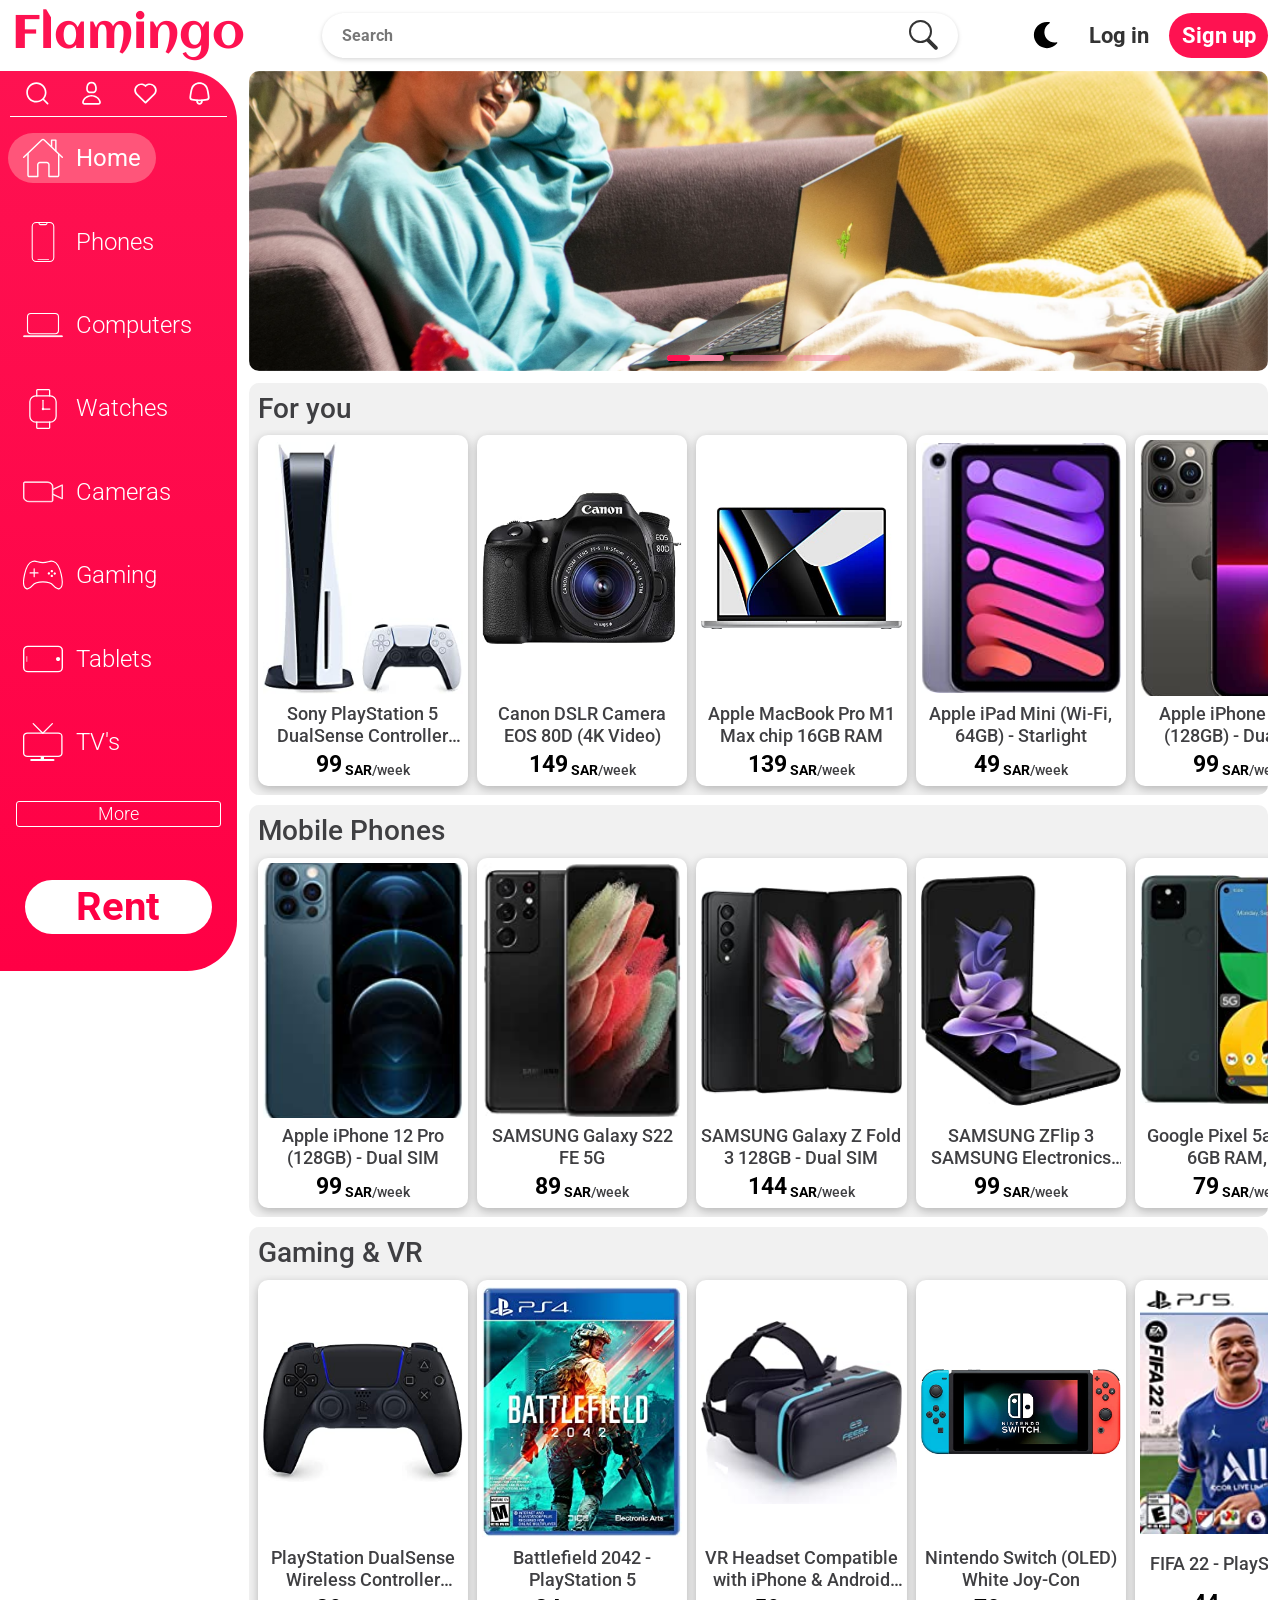
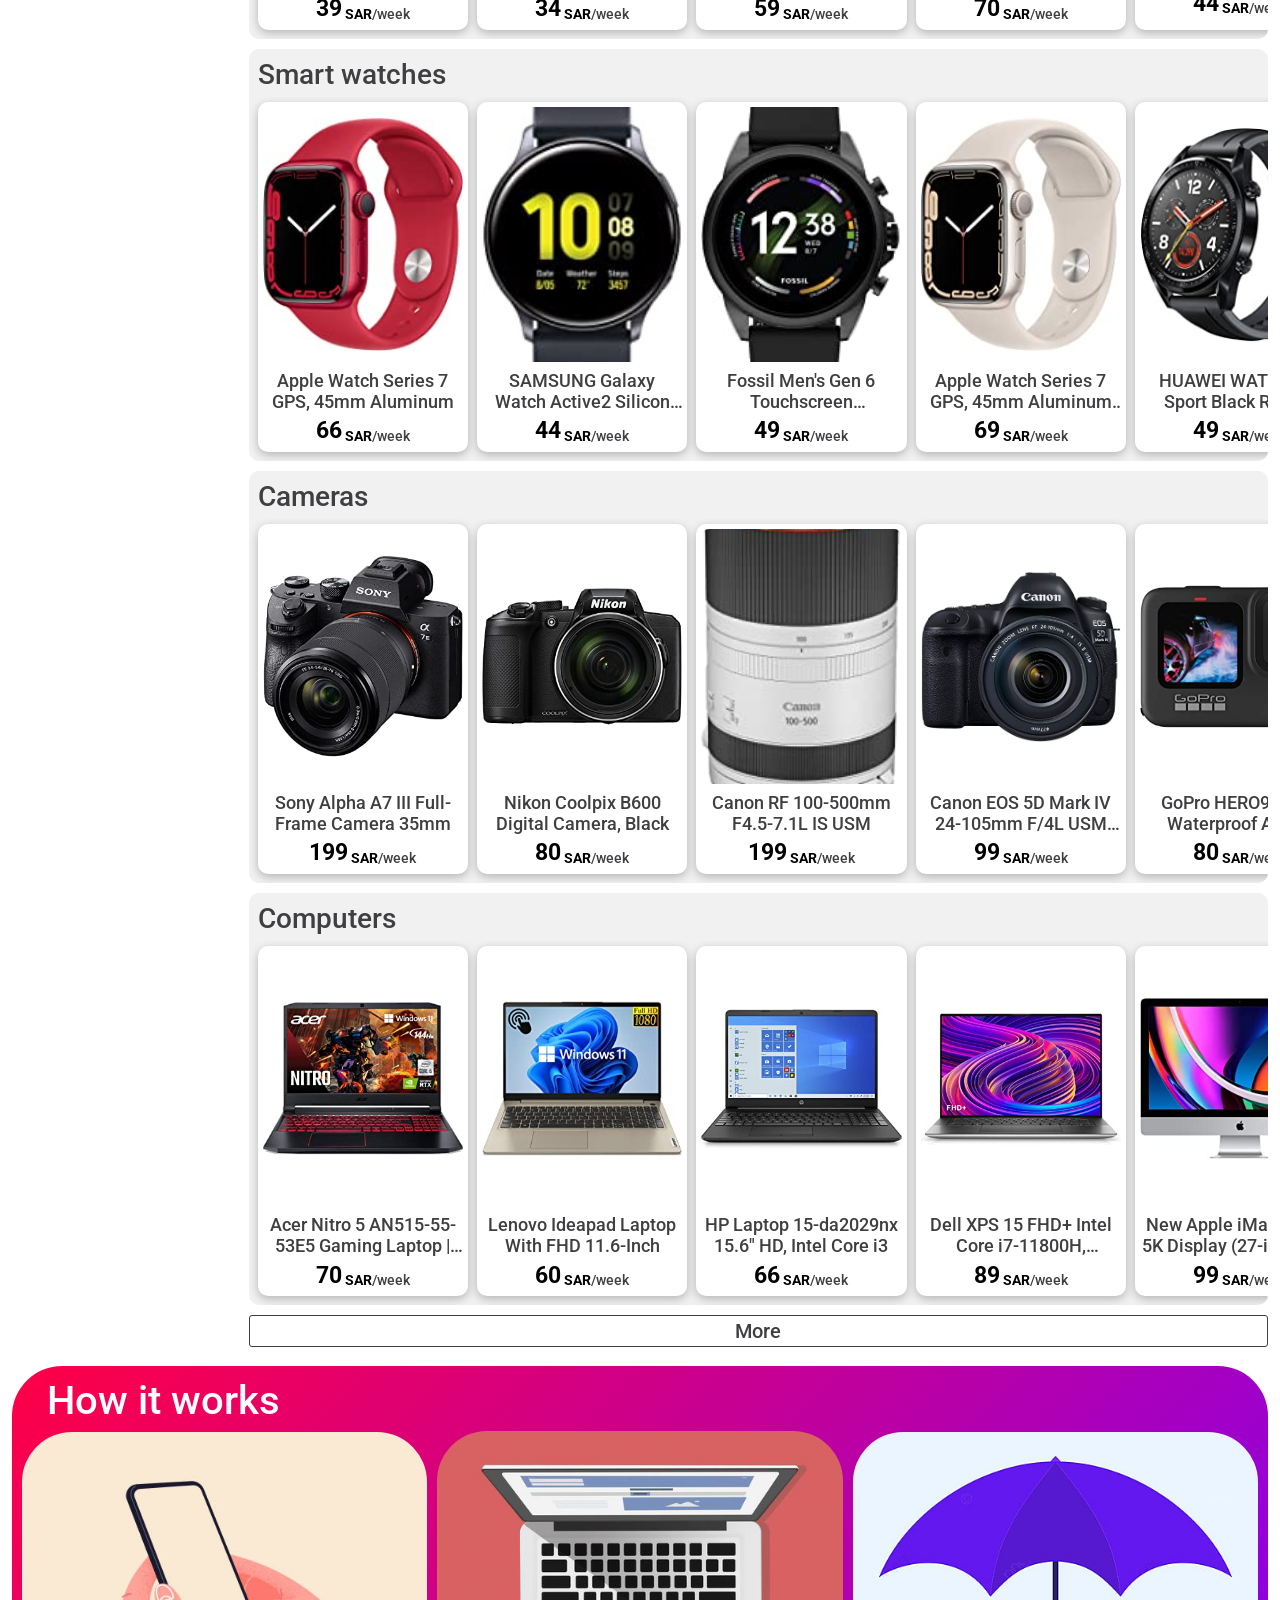
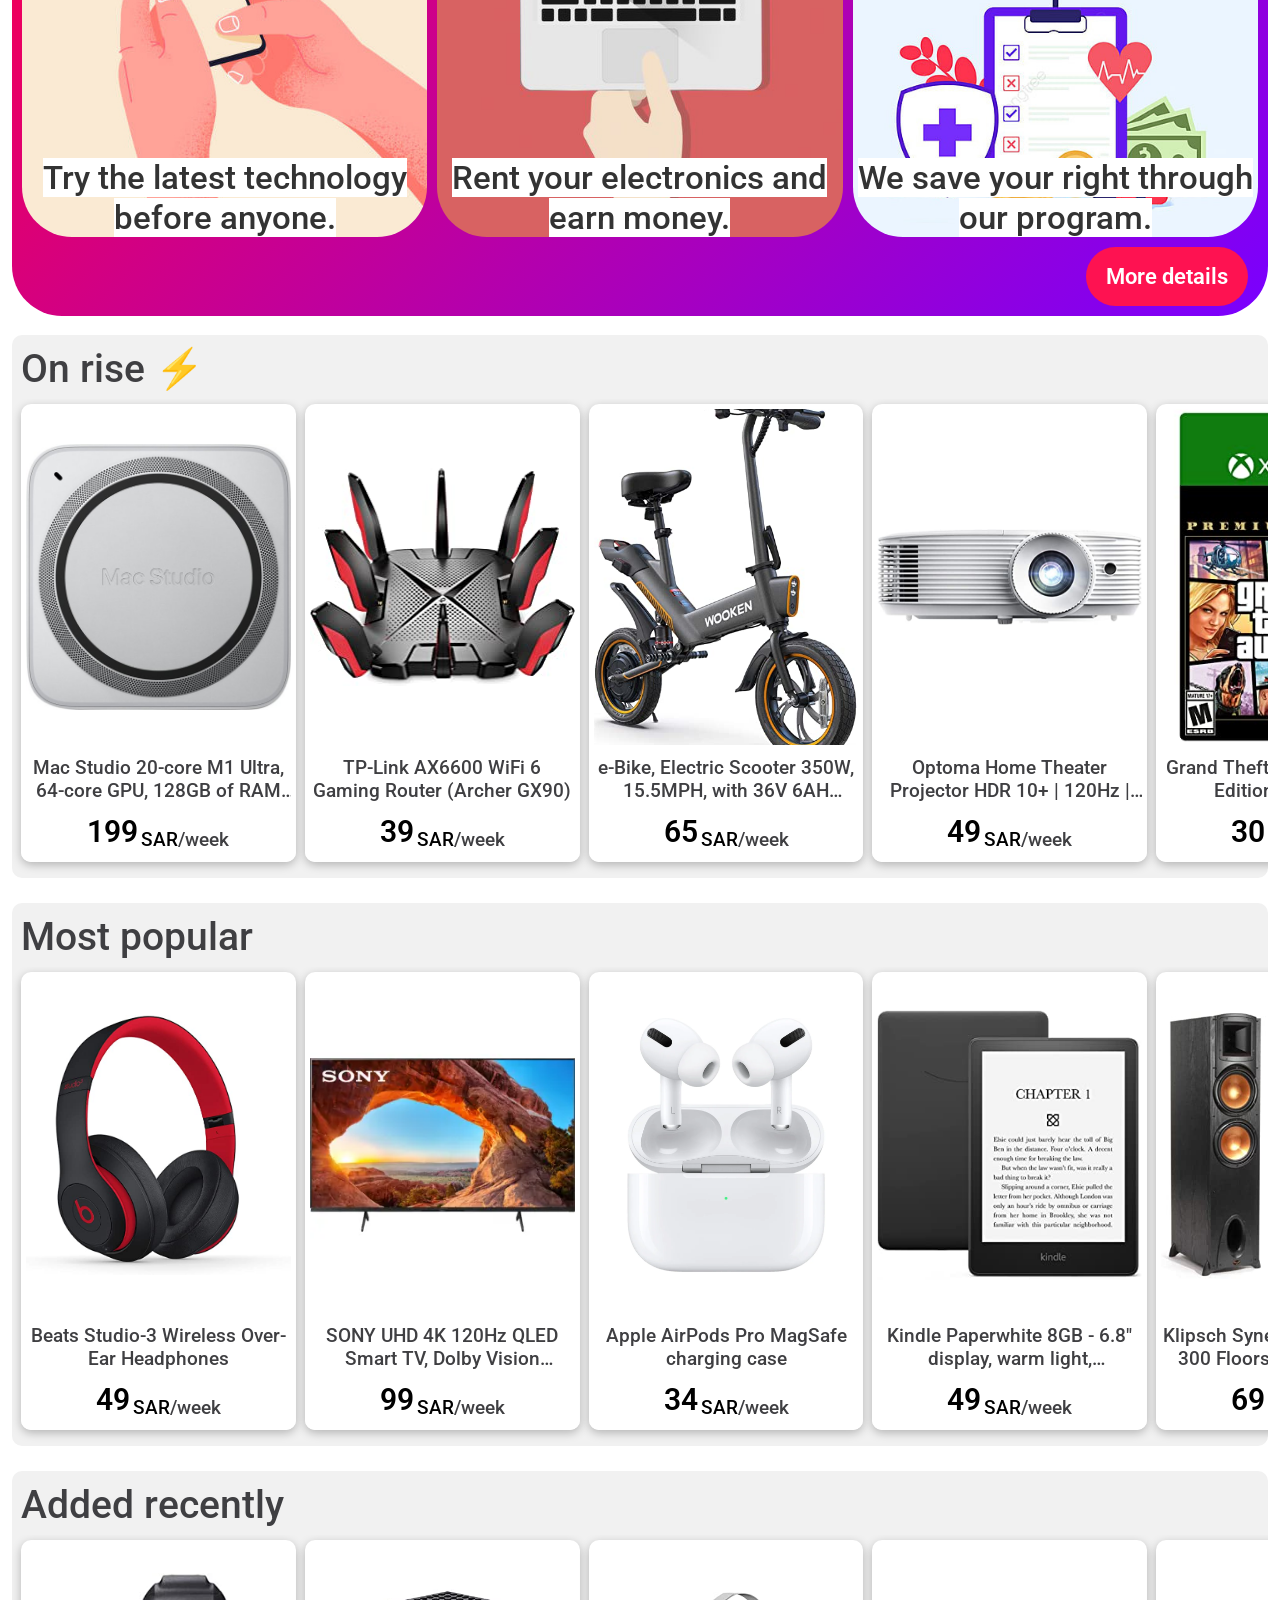
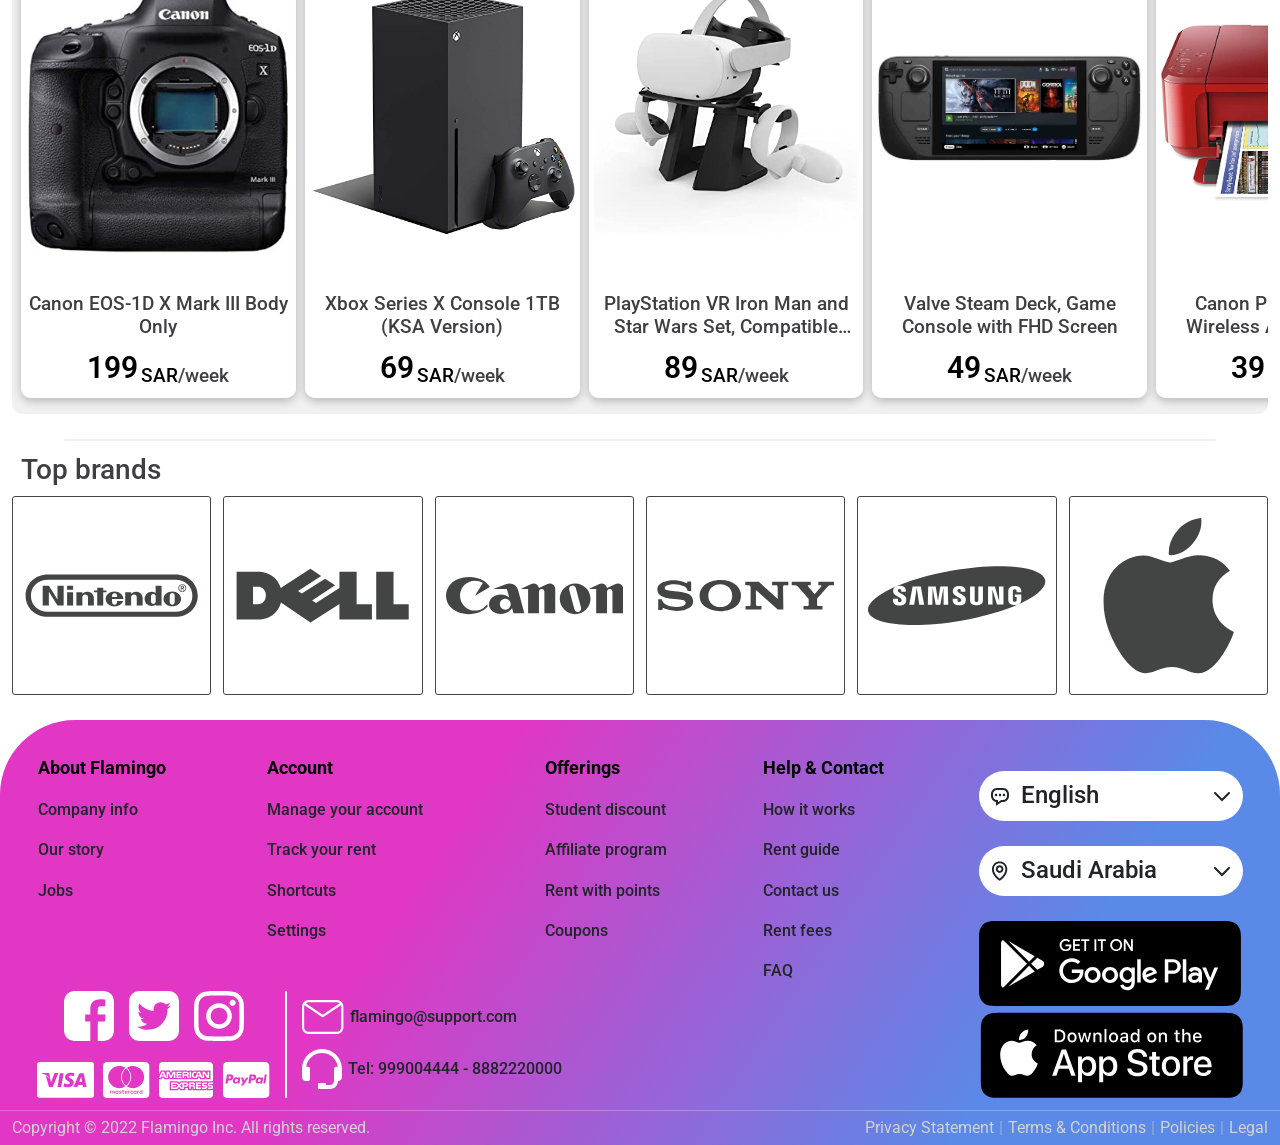
<file: index.html>
<!DOCTYPE html>
<html lang="en">

<head>

    <title>Flamingo | Rent your favorite electronics with flamingo.</title>

    <!-- Meta Tags -->
    <meta charset="UTF-8">
    <meta name="author" content="Flamingo | First website in the Middle East to rent electronics">
    <meta http-equiv="X-UA-Compatible" content="IE=edge">
    <meta name="viewport" content="width=device-width, initial-scale=1.0">
    <meta name="theme-color" media="(prefers-color-scheme: light)" content="white">
    <meta name="theme-color" media="(prefers-color-scheme: dark)" content="black">
    <meta name="description" content="Rent your favorite electronics & try high tech before anyone.">
    <meta name="keywords" content="rent, lease, electronics, apple, iphone, iphone pro max, apple watch, pro, airpods, airpods pro, beats, max, mac, macbook, macbook pro, macbook air, mac studio, m1 ultra, ipad, ipad pro, imac, samsung, galaxy, z flip, z fold, note, ultra, FE, samsung watch, tab, tablet, canon, EOS, canon eos, nikon, sony alpha, dslr, sony, playstation, playstation 5, ps5, playstation VR VR, dualsense, dualsense controller, fifa, call of duty, battlefield, google, google pixel, google pixel pro, nintendo, nintendo switch, nintendo switch lite, nintendo switch oled, smart watch, huawei, huawei tablet, huawei watch, gopro, gopro hero, gopro max, gopro camera, dell, dell alienware, dell xps, dell vostro, hp, hp pavilion, hp envy, lenovo, lenovo yoga, lenovo thinkpad, acer, acer aspire, acer nitro, acer predator, tp-link, e-bike, projector, kindle">

    <!-- Facebook open graph -->
    <meta property="og:url" content="" />
    <meta property="og:image" content=".jpg" />
    <meta property="og:type" content="website" />
    <meta property="og:title" content="Flamingo | First website in the Middle East to rent electronics" />
    <meta property="og:description" content="Rent your favorite electronics & try high tech before anyone." />

    <!-- Twitter open graph -->
    <meta name="twitter:image" content=".jpg">
    <meta name="twitter:card" content="summary_large_image">
    <meta name="twitter:title" content="Flamingo | First website in the Middle East to rent electronics">
    <meta name="twitter:description" content="Rent your favorite electronics & try high tech before anyone.">

    <!-- Google Fonts File -->
    <link rel="preconnect" href="https://fonts.googleapis.com">
    <link rel="preconnect" href="https://fonts.gstatic.com" crossorigin>
    <link href="https://fonts.googleapis.com/css2?family=Aclonica&family=Roboto:ital,wght@0,100;0,300;0,400;0,500;0,700;0,900;1,100;1,300;1,400;1,500;1,700;1,900&display=swap" rel="stylesheet">

    <!-- Website icon -->
    <link rel="shortcut icon" type="image/ico" href="flamingo.ico">

    <!-- Normalize File -->
    <link rel="stylesheet" href="Normalize.css">

    <!-- Bootstrap File -->
    <link rel="stylesheet" href="bootstrap-5.1.3-dist/css/bootstrap.css">

    <!-- CSS File -->
    <link rel="stylesheet" href="style.css">

</head>

<body ondragstart="return false;">

    <!-- Start header -->
    <header>
        <div class="container-box">
            <!-- Website Logo -->
            <div class="logo">
                <a class="logo-link" href="#">Flamingo</a>
            </div>
            <!-- Search Box -->
            <div class="search-box">
                <div class="search-div">
                    <form autocomplete="off" action="" method="get">
                        <input class="input-search" type="search" value placeholder="Search" autocomplete="off"
                            name="hidden" autofill="off">
                    </form>
                </div>
                <div aria-label="Search" title="Search" class="search-icon">
                    <svg width="29" height="30" viewBox="0 0 29 30" fill="none">
                        <path
                            d="M19.7375 18L28.2564 26.5188C29.0123 27.2748 29.0123 28.5004 28.2564 29.2563C27.5004 30.0123 26.2748 30.0123 25.5189 29.2563L17.0001 20.7375L19.7375 18Z"
                            fill="currentColor" />
                        <circle cx="11.5" cy="11.5" r="10.5" stroke="currentColor" stroke-width="2" />
                    </svg>
                </div>
            </div>
            <!-- Three Button (Darkmode, Login, & Sign up) -->
            <div class="btn-box">

                <!-- Darkmode Button -->
                <div class="dark-box">
                    <input type="checkbox" class="dark dark-mode-toggle" id="dark-mode-toggle">
                    <label class="slider" for="dark-mode-toggle">
                        <div class="before"></div>
                    </label>
                </div>

                <!-- Login Button -->
                <div class="log-in-box">
                    <a class="log-in" href="#">Log in</a>
                </div>

                <!-- Sign up Button -->
                <div class="sign-up-box">
                    <a class="sign-up" href="#">Sign up</a>
                </div>

            </div>
        </div>
    </header>
    <!-- End header -->

    <!-- Start Main Site-->
    <main>
        <!-- Start (Navbar, Carousel & Shelves) -->
        <section class="body-site container-fluid">
            <div class="body-row row">

                <!-- Start Navbar-->
                <nav class="col-3">
                    <div class="nav-box container-fluid">
                        <!-- Mini Notification Box -->
                        <div class="mini-nav row flex-nowrap justify-content-between align-items-center">
                            <!-- Search icon-->
                            <div class="col-3 four-mini-nav">
                                <a aria-label="Search" title="Search" href="#">
                                    <svg viewBox="0 0 24 24" aria-hidden="true"><g><path d="M21.53 20.47l-3.66-3.66C19.195 15.24 20 13.214 20 11c0-4.97-4.03-9-9-9s-9 4.03-9 9 4.03 9 9 9c2.215 0 4.24-.804 5.808-2.13l3.66 3.66c.147.146.34.22.53.22s.385-.073.53-.22c.295-.293.295-.767.002-1.06zM3.5 11c0-4.135 3.365-7.5 7.5-7.5s7.5 3.365 7.5 7.5-3.365 7.5-7.5 7.5-7.5-3.365-7.5-7.5z"></path></g></svg>
                                </a>
                            </div>
                            <!-- User icon -->
                            <div class="col-3 user four-mini-nav">
                                <a aria-label="User" title="User" href="#">
                                    <svg viewBox="0 0 24 24" aria-hidden="true"><g><path d="M12 11.816c1.355 0 2.872-.15 3.84-1.256.814-.93 1.078-2.368.806-4.392-.38-2.825-2.117-4.512-4.646-4.512S7.734 3.343 7.354 6.17c-.272 2.022-.008 3.46.806 4.39.968 1.107 2.485 1.256 3.84 1.256zM8.84 6.368c.162-1.2.787-3.212 3.16-3.212s2.998 2.013 3.16 3.212c.207 1.55.057 2.627-.45 3.205-.455.52-1.266.743-2.71.743s-2.255-.223-2.71-.743c-.507-.578-.657-1.656-.45-3.205zm11.44 12.868c-.877-3.526-4.282-5.99-8.28-5.99s-7.403 2.464-8.28 5.99c-.172.692-.028 1.4.395 1.94.408.52 1.04.82 1.733.82h12.304c.693 0 1.325-.3 1.733-.82.424-.54.567-1.247.394-1.94zm-1.576 1.016c-.126.16-.316.246-.552.246H5.848c-.235 0-.426-.085-.552-.246-.137-.174-.18-.412-.12-.654.71-2.855 3.517-4.85 6.824-4.85s6.114 1.994 6.824 4.85c.06.242.017.48-.12.654z"></path></g></svg>
                                </a>
                            </div>
                            <!-- Love icon -->
                            <div class="col-3 four-mini-nav">
                                <a aria-label="Loved" title="Loved" href="#">
                                    <svg viewBox="0 0 24 24" fill="none" xmlns="http://www.w3.org/2000/svg">
                                        <path fill-rule="evenodd" clip-rule="evenodd" d="M11.3783 5.88622C9.66902 4.10486 6.79049 4.0794 4.92308 5.90387C4.91717 5.90965 4.91116 5.91534 4.90506 5.92092C3.09331 7.58038 3.06654 10.3577 4.92308 12.1716L4.92796 12.1763L11.9374 19.1469L19.0769 12.1716C19.0828 12.1658 19.0888 12.1601 19.0949 12.1545C20.9067 10.495 20.9335 7.71772 19.0769 5.90387C17.2195 4.08919 14.3268 4.08919 12.4694 5.90387C12.3227 6.04722 12.125 6.12596 11.9202 6.12264C11.7154 6.11933 11.5204 6.03424 11.3783 5.88622ZM11.9465 4.31813C9.59468 2.40387 6.12292 2.58601 3.85838 4.79012C1.36802 7.08049 1.39686 10.8778 3.84702 13.2742C3.84785 13.275 3.84869 13.2759 3.84952 13.2767L11.391 20.7763C11.689 21.0727 12.1688 21.0748 12.4694 20.7811L20.1419 13.2851C22.6328 10.9939 22.603 7.19491 20.1505 4.79876C17.8724 2.57305 14.397 2.41284 11.9465 4.31813Z" />
                                    </svg>
                                </a>
                            </div>
                            <!-- Notification icon -->
                            <div class="col-3 four-mini-nav">
                                <a aria-label="Notification" title="Notification" href="#">
                                    <svg viewBox="0 0 24 24" fill="none" xmlns="http://www.w3.org/2000/svg">
                                        <path fill-rule="evenodd" clip-rule="evenodd" d="M4.45936 7.47338C5.38513 4.15829 8.53385 2 12 2C15.4661 2 18.6149 4.15829 19.5406 7.47338C19.7632 8.27041 19.9705 9.07181 20.1262 9.78929C20.4897 11.4638 20.7927 13.6989 20.9801 15.2464C21.1565 16.7027 20.1399 18.0373 18.6471 18.271C16.8578 18.5511 14.0966 18.9231 12 18.9231C9.90339 18.9231 7.14215 18.5511 5.35286 18.271C3.86011 18.0373 2.84345 16.7027 3.01986 15.2464C3.20731 13.6989 3.51032 11.4638 3.87376 9.78929C4.02949 9.07181 4.23678 8.27041 4.45936 7.47338ZM12 3.53846C9.18994 3.53846 6.70482 5.28252 5.98001 7.87798C5.76175 8.65952 5.56284 9.43008 5.41567 10.1082C5.0683 11.7085 4.77207 13.8834 4.58509 15.427C4.50681 16.0733 4.95347 16.6503 5.60249 16.7519C7.38794 17.0315 10.0404 17.3846 12 17.3846C13.9596 17.3846 16.6121 17.0315 18.3975 16.7519C19.0465 16.6503 19.4932 16.0733 19.4149 15.427C19.2279 13.8834 18.9317 11.7085 18.5843 10.1082C18.4372 9.43008 18.2382 8.65952 18.02 7.87798C17.2952 5.28252 14.8101 3.53846 12 3.53846Z" />
                                        <path fill-rule="evenodd" clip-rule="evenodd" d="M9.89849 17.3846C10.3337 17.3846 10.6866 17.729 10.6866 18.1538V19.1795C10.6866 19.8875 11.2746 20.4615 12 20.4615C12.7254 20.4615 13.3134 19.8875 13.3134 19.1795V18.1538C13.3134 17.729 13.6663 17.3846 14.1015 17.3846C14.5367 17.3846 14.8896 17.729 14.8896 18.1538V19.1795C14.8896 20.7372 13.5959 22 12 22C10.4041 22 9.11042 20.7372 9.11042 19.1795V18.1538C9.11042 17.729 9.46325 17.3846 9.89849 17.3846Z" />
                                    </svg>
                                </a>
                            </div>
                            <!-- Three dots icon (appears only in screen under 13 inch) -->
                            <div class="col-12 nine-dots-box">
                                <div aria-label="More" title="More" class="nine-dots">
                                    <svg width="24" height="24" viewBox="0 0 24 24" fill="none"
                                        xmlns="http://www.w3.org/2000/svg" data-testid="category-menu-icon">
                                        <path
                                            d="M7.58594 7.21875C7.2207 7.69336 6.64648 8 6 8C5.54883 8 5.13281 7.85156 4.79688 7.59961C4.3125 7.23438 4 6.6543 4 6C4 4.89453 4.89453 4 6 4C7.10547 4 8 4.89453 8 6C8 6.45898 7.8457 6.88281 7.58594 7.21875Z"
                                            class="group-one"></path>
                                        <path
                                            d="M13.5859 7.21875C13.2207 7.69336 12.6465 8 12 8C11.5488 8 11.1328 7.85156 10.7969 7.59961C10.3125 7.23438 10 6.6543 10 6C10 4.89453 10.8945 4 12 4C13.1055 4 14 4.89453 14 6C14 6.45898 13.8457 6.88281 13.5859 7.21875Z"
                                            class="group-one"></path>
                                        <path
                                            d="M19.5859 7.21875C19.2207 7.69336 18.6465 8 18 8C17.5488 8 17.1328 7.85156 16.7969 7.59961C16.3125 7.23438 16 6.6543 16 6C16 4.89453 16.8945 4 18 4C19.1055 4 20 4.89453 20 6C20 6.45898 19.8457 6.88281 19.5859 7.21875Z"
                                            class="group-one"></path>
                                        <path
                                            d="M8 12C8 13.1055 7.10547 14 6 14C4.89453 14 4 13.1055 4 12C4 10.8945 4.89453 10 6 10C6.64062 10 7.21094 10.3008 7.57617 10.7695C7.8418 11.1094 8 11.5352 8 12Z"
                                            class="group-two"></path>
                                        <path
                                            d="M14 12C14 13.1055 13.1055 14 12 14C10.8945 14 10 13.1055 10 12C10 10.8945 10.8945 10 12 10C12.6406 10 13.2109 10.3008 13.5762 10.7695C13.8418 11.1094 14 11.5352 14 12Z"
                                            class="group-two"></path>
                                        <path
                                            d="M20 12C20 13.1055 19.1055 14 18 14C16.8945 14 16 13.1055 16 12C16 10.8945 16.8945 10 18 10C18.6406 10 19.2109 10.3008 19.5762 10.7695C19.8418 11.1094 20 11.5352 20 12Z"
                                            class="group-two"></path>
                                        <path
                                            d="M7.70117 19.0527C7.89062 18.748 8 18.3867 8 18C8 16.8945 7.10547 16 6 16C4.89453 16 4 16.8945 4 18C4 19.1055 4.89453 20 6 20C6.71875 20 7.34961 19.6211 7.70117 19.0527Z"
                                            class="group-three"></path>
                                        <path
                                            d="M13.7012 19.0527C13.8906 18.748 14 18.3867 14 18C14 16.8945 13.1055 16 12 16C10.8945 16 10 16.8945 10 18C10 19.1055 10.8945 20 12 20C12.7188 20 13.3496 19.6211 13.7012 19.0527Z"
                                            class="group-three"></path>
                                        <path
                                            d="M19.7012 19.0527C19.8906 18.748 20 18.3867 20 18C20 16.8945 19.1055 16 18 16C16.8945 16 16 16.8945 16 18C16 19.1055 16.8945 20 18 20C18.7188 20 19.3496 19.6211 19.7012 19.0527Z"
                                            class="group-three"></path>
                                    </svg>
                                </div>

                                <!-- Search icon in drop list -->
                                <div class="drop-list">
                                    <div aria-label="Search" title="Search" class="">
                                        <a class="search-icon-drop-nav" href="#">
                                            <svg viewBox="0 0 24 24" aria-hidden="true"><g><path d="M21.53 20.47l-3.66-3.66C19.195 15.24 20 13.214 20 11c0-4.97-4.03-9-9-9s-9 4.03-9 9 4.03 9 9 9c2.215 0 4.24-.804 5.808-2.13l3.66 3.66c.147.146.34.22.53.22s.385-.073.53-.22c.295-.293.295-.767.002-1.06zM3.5 11c0-4.135 3.365-7.5 7.5-7.5s7.5 3.365 7.5 7.5-3.365 7.5-7.5 7.5-7.5-3.365-7.5-7.5z"></path></g></svg>
                                        </a>
                                    </div>

                                    <!-- User icon in drop list -->
                                    <div aria-label="User" title="User" class="">
                                        <a href="#">
                                            <svg viewBox="0 0 24 24" aria-hidden="true"><g><path d="M12 11.816c1.355 0 2.872-.15 3.84-1.256.814-.93 1.078-2.368.806-4.392-.38-2.825-2.117-4.512-4.646-4.512S7.734 3.343 7.354 6.17c-.272 2.022-.008 3.46.806 4.39.968 1.107 2.485 1.256 3.84 1.256zM8.84 6.368c.162-1.2.787-3.212 3.16-3.212s2.998 2.013 3.16 3.212c.207 1.55.057 2.627-.45 3.205-.455.52-1.266.743-2.71.743s-2.255-.223-2.71-.743c-.507-.578-.657-1.656-.45-3.205zm11.44 12.868c-.877-3.526-4.282-5.99-8.28-5.99s-7.403 2.464-8.28 5.99c-.172.692-.028 1.4.395 1.94.408.52 1.04.82 1.733.82h12.304c.693 0 1.325-.3 1.733-.82.424-.54.567-1.247.394-1.94zm-1.576 1.016c-.126.16-.316.246-.552.246H5.848c-.235 0-.426-.085-.552-.246-.137-.174-.18-.412-.12-.654.71-2.855 3.517-4.85 6.824-4.85s6.114 1.994 6.824 4.85c.06.242.017.48-.12.654z"></path></g></svg>
                                        </a>
                                    </div>

                                    <!-- Love icon in drop list -->
                                    <div aria-label="Loved" title="Loved" class="">
                                        <a href="#">
                                            <svg viewBox="0 0 24 24" fill="none" xmlns="http://www.w3.org/2000/svg">
                                                <path fill-rule="evenodd" clip-rule="evenodd" d="M11.3783 5.88622C9.66902 4.10486 6.79049 4.0794 4.92308 5.90387C4.91717 5.90965 4.91116 5.91534 4.90506 5.92092C3.09331 7.58038 3.06654 10.3577 4.92308 12.1716L4.92796 12.1763L11.9374 19.1469L19.0769 12.1716C19.0828 12.1658 19.0888 12.1601 19.0949 12.1545C20.9067 10.495 20.9335 7.71772 19.0769 5.90387C17.2195 4.08919 14.3268 4.08919 12.4694 5.90387C12.3227 6.04722 12.125 6.12596 11.9202 6.12264C11.7154 6.11933 11.5204 6.03424 11.3783 5.88622ZM11.9465 4.31813C9.59468 2.40387 6.12292 2.58601 3.85838 4.79012C1.36802 7.08049 1.39686 10.8778 3.84702 13.2742C3.84785 13.275 3.84869 13.2759 3.84952 13.2767L11.391 20.7763C11.689 21.0727 12.1688 21.0748 12.4694 20.7811L20.1419 13.2851C22.6328 10.9939 22.603 7.19491 20.1505 4.79876C17.8724 2.57305 14.397 2.41284 11.9465 4.31813Z" />
                                            </svg>
                                        </a>
                                    </div>

                                    <!-- Notification icon in drop list -->
                                    <div aria-label="Notification" title="Notification" class="">
                                        <a href="#">
                                            <svg viewBox="0 0 24 24" fill="none" xmlns="http://www.w3.org/2000/svg">
                                                <path fill-rule="evenodd" clip-rule="evenodd" d="M4.45936 7.47338C5.38513 4.15829 8.53385 2 12 2C15.4661 2 18.6149 4.15829 19.5406 7.47338C19.7632 8.27041 19.9705 9.07181 20.1262 9.78929C20.4897 11.4638 20.7927 13.6989 20.9801 15.2464C21.1565 16.7027 20.1399 18.0373 18.6471 18.271C16.8578 18.5511 14.0966 18.9231 12 18.9231C9.90339 18.9231 7.14215 18.5511 5.35286 18.271C3.86011 18.0373 2.84345 16.7027 3.01986 15.2464C3.20731 13.6989 3.51032 11.4638 3.87376 9.78929C4.02949 9.07181 4.23678 8.27041 4.45936 7.47338ZM12 3.53846C9.18994 3.53846 6.70482 5.28252 5.98001 7.87798C5.76175 8.65952 5.56284 9.43008 5.41567 10.1082C5.0683 11.7085 4.77207 13.8834 4.58509 15.427C4.50681 16.0733 4.95347 16.6503 5.60249 16.7519C7.38794 17.0315 10.0404 17.3846 12 17.3846C13.9596 17.3846 16.6121 17.0315 18.3975 16.7519C19.0465 16.6503 19.4932 16.0733 19.4149 15.427C19.2279 13.8834 18.9317 11.7085 18.5843 10.1082C18.4372 9.43008 18.2382 8.65952 18.02 7.87798C17.2952 5.28252 14.8101 3.53846 12 3.53846Z" />
                                                <path fill-rule="evenodd" clip-rule="evenodd" d="M9.89849 17.3846C10.3337 17.3846 10.6866 17.729 10.6866 18.1538V19.1795C10.6866 19.8875 11.2746 20.4615 12 20.4615C12.7254 20.4615 13.3134 19.8875 13.3134 19.1795V18.1538C13.3134 17.729 13.6663 17.3846 14.1015 17.3846C14.5367 17.3846 14.8896 17.729 14.8896 18.1538V19.1795C14.8896 20.7372 13.5959 22 12 22C10.4041 22 9.11042 20.7372 9.11042 19.1795V18.1538C9.11042 17.729 9.46325 17.3846 9.89849 17.3846Z" />
                                            </svg>
                                        </a>
                                    </div>
                                </div>
                            </div>
                        </div>

                        <!-- Start Nav Categories -->
                        <div class="categories-box">

                            <!-- Home -->
                            <div>
                                <a href="#" class="row cat-items active-btn" id="home">
                                    <div class="col-12 cat">
                                        <div class="" aria-label="Home" title="Home">
                                            <svg class="big-nav-icon" width="56" height="54" viewBox="0 0 56 54" fill="none"
                                                xmlns="http://www.w3.org/2000/svg">
                                                <path
                                                    d="M7 21V51.0317C7 51.5538 7.20593 52.0544 7.57247 52.4235C7.93902 52.7926 8.43617 53 8.95455 53H20.6818V36.2698C20.6818 35.4868 20.9907 34.7359 21.5405 34.1822C22.0903 33.6285 22.8361 33.3175 23.6136 33.3175H33.3864C34.1639 33.3175 34.9096 33.6285 35.4595 34.1822C36.0093 34.7359 36.3182 35.4868 36.3182 36.2698V53H48.0455C48.5638 53 49.061 52.7926 49.4275 52.4235C49.7941 52.0544 50 51.5538 50 51.0317V22"
                                                    stroke="white" stroke-width="2" stroke-linecap="round"
                                                    stroke-linejoin="round" />
                                                <path
                                                    d="M55 26L29.3126 1.47871C28.71 0.844041 27.3009 0.836829 26.6874 1.47871L1 26"
                                                    stroke="white" stroke-width="2" stroke-linecap="round"
                                                    stroke-linejoin="round" />
                                                <path d="M46 17V2H40V11" stroke="white" stroke-width="2"
                                                    stroke-linecap="round" stroke-linejoin="round" />
                                            </svg>
                                        </div>
                                        <div class="text">Home</div>
                                    </div>
                                </a>
                            </div>

                            <!-- Phones -->
                            <div>
                                <a href="#" class="row cat-items" id="phone">
                                    <div class="col-12 cat">
                                        <div class="" aria-label="Phones" title="Phones">
                                            <svg class="big-nav-icon" width="43" height="76" viewBox="0 0 43 76" fill="none"
                                                xmlns="http://www.w3.org/2000/svg">
                                                <path
                                                    d="M34.3125 1H8.6875C4.44181 1 1 4.31309 1 8.4V67.6C1 71.6869 4.44181 75 8.6875 75H34.3125C38.5582 75 42 71.6869 42 67.6V8.4C42 4.31309 38.5582 1 34.3125 1Z"
                                                    stroke="white" stroke-width="2" stroke-linecap="round"
                                                    stroke-linejoin="round" />
                                                <path
                                                    d="M9 1H12.75C13.0815 1 13.3995 1.14048 13.6339 1.39052C13.8683 1.64057 14 1.97971 14 2.33333C14 3.04058 14.2634 3.71885 14.7322 4.21895C15.2011 4.71905 15.837 5 16.5 5H26.5C27.163 5 27.7989 4.71905 28.2678 4.21895C28.7366 3.71885 29 3.04058 29 2.33333C29 1.97971 29.1317 1.64057 29.3661 1.39052C29.6005 1.14048 29.9185 1 30.25 1H34"
                                                    stroke="white" stroke-width="2" stroke-linecap="round"
                                                    stroke-linejoin="round" />
                                                <rect x="11" y="71" width="22" height="1" rx="0.5" fill="white" />
                                            </svg>
                                        </div>
                                        <div class="text">Phones</div>
                                    </div>
                                </a>
                            </div>

                            <!-- Computers -->
                            <div>
                                <a href="#" class="row cat-items" id="computer">
                                    <div class="col-12 cat">
                                        <div class="" aria-label="Computers" title="Computers">
                                            <svg class="big-nav-icon" width="71" height="43" viewBox="0 0 71 43" fill="none"
                                                xmlns="http://www.w3.org/2000/svg">
                                                <rect x="8" y="1" width="55" height="36" rx="6" stroke="white"
                                                    stroke-width="2" />
                                                <rect x="0.719595" y="40.7196" width="69.5608" height="1.43919"
                                                    rx="0.719595" fill="white" />
                                                <rect x="0.719595" y="40.7196" width="69.5608" height="1.43919"
                                                    rx="0.719595" stroke="white" stroke-width="1.43919" />
                                            </svg>
                                        </div>
                                        <div class="text">Computers</div>
                                    </div>
                                </a>
                            </div>

                            <!-- Watches -->
                            <div>
                                <a href="#" class="row cat-items" id="watch">
                                    <div class="col-12 cat">
                                        <div class="" aria-label="Watches" title="Watches">
                                            <svg class="big-nav-icon" width="44" height="64" viewBox="0 0 44 64" fill="none"
                                                xmlns="http://www.w3.org/2000/svg">
                                                <path
                                                    d="M12 12V2.1C12 1.80826 12.1086 1.52847 12.302 1.32218C12.4954 1.11589 12.7577 1 13.0312 1H31.5938C31.8673 1 32.1296 1.11589 32.323 1.32218C32.5164 1.52847 32.625 1.80826 32.625 2.1V12"
                                                    stroke="white" stroke-width="2" stroke-linejoin="round" />
                                                <path
                                                    d="M32.625 52V61.9C32.625 62.1917 32.5164 62.4715 32.323 62.6778C32.1296 62.8841 31.8673 63 31.5938 63H13.0312C12.7577 63 12.4954 62.8841 12.302 62.6778C12.1086 62.4715 12 62.1917 12 61.9V52"
                                                    stroke="white" stroke-width="2" stroke-linejoin="round" />
                                                <path
                                                    d="M21 31H33C33.5523 31 34 31.4477 34 32C34 32.5523 33.5523 33 33 33H21V31Z"
                                                    fill="white" />
                                                <path
                                                    d="M21 18C21 17.4477 21.4477 17 22 17C22.5523 17 23 17.4477 23 18V33H21V18Z"
                                                    fill="white" />
                                                <path
                                                    d="M33.6667 11H10.3333C5.17868 11 1 15.1787 1 20.3333V43.6667C1 48.8213 5.17868 53 10.3333 53H33.6667C38.8213 53 43 48.8213 43 43.6667V20.3333C43 15.1787 38.8213 11 33.6667 11Z"
                                                    stroke="white" stroke-width="2" stroke-linejoin="round" />
                                                <circle cx="22" cy="32" r="2" fill="white" />
                                            </svg>
                                        </div>
                                        <div class="text">Watches</div>
                                    </div>
                                </a>
                            </div>

                            <!-- Cameras -->
                            <div>
                                <a href="#" class="row cat-items" id="camera">
                                    <div class="col-12 cat">
                                        <div class="" aria-label="Cameras" title="Cameras">
                                            <svg class="big-nav-icon" width="71" height="37" viewBox="0 0 71 37" fill="none"
                                                xmlns="http://www.w3.org/2000/svg">
                                                <path
                                                    d="M53.3621 12.4527V13.2431L54.0762 12.9045L69.3739 5.65291C69.3745 5.65262 69.3752 5.65233 69.3758 5.65204C69.494 5.59766 69.632 5.56709 69.7759 5.56709C69.916 5.56709 70.0506 5.59609 70.1667 5.64785C70.2779 5.7081 70.3609 5.78435 70.4156 5.86375C70.4697 5.94216 70.4957 6.02238 70.5 6.09815V30.4231C70.4957 30.4988 70.4697 30.5791 70.4156 30.6575C70.3617 30.7357 70.2803 30.8108 70.1716 30.8707C70.0521 30.92 69.9164 30.9472 69.7759 30.9472C69.6314 30.9472 69.4919 30.9184 69.3699 30.8664L54.0762 23.6167L53.3621 23.2781V24.0685V33.4778C53.3621 34.1188 53.0555 34.7574 52.4674 35.2448C51.8766 35.7345 51.0582 36.0212 50.1897 36.0212H11.0172C8.20069 36.0212 5.51416 35.0932 3.54592 33.462C1.58038 31.8331 0.5 29.6462 0.5 27.3909V3.04343C0.5 2.40244 0.806555 1.76377 1.39467 1.27638C1.98549 0.786754 2.80383 0.5 3.67241 0.5H42.8448C45.6614 0.5 48.3479 1.42805 50.3161 3.05919C52.2817 4.68808 53.3621 6.87497 53.3621 9.1303V12.4527ZM11.0158 34.9923H11.0172H50.1897C50.6197 34.9923 51.0468 34.8515 51.3743 34.5801C51.7045 34.3065 51.9138 33.913 51.9138 33.4778L51.9138 9.1303L51.9138 9.12816C51.905 7.08152 50.9195 5.14458 49.2141 3.7313C47.5114 2.32021 45.2214 1.53595 42.8463 1.52896H42.8448H3.67241C3.24235 1.52896 2.81524 1.66973 2.48777 1.94111C2.15761 2.21473 1.94828 2.60821 1.94828 3.04343L1.94827 27.3909L1.94828 27.3931C1.95705 29.4397 2.94257 31.3766 4.64793 32.7899C6.35064 34.201 8.64067 34.9853 11.0158 34.9923ZM68.3379 29.1363L69.0517 29.474V28.6844V7.83684V7.04719L68.3379 7.38487L53.6483 14.334L53.3621 14.4694V14.786V21.7352V22.0518L53.6483 22.1872L68.3379 29.1363Z"
                                                    fill="white" stroke="white" />
                                            </svg>
                                        </div>
                                        <div class="text">Cameras</div>
                                    </div>
                                </a>
                            </div>

                            <!-- Gaming -->
                            <div>
                                <a href="#" class="row cat-items" id="gaming">
                                    <div class="col-12 cat">
                                        <div class="" aria-label="Gaming" title="Gaming">
                                            <svg class="big-nav-icon" width="68" height="49" viewBox="0 0 68 49" fill="none"
                                                xmlns="http://www.w3.org/2000/svg">
                                                <path
                                                    d="M64.9608 23.4458C62.2585 11.2294 58.2505 3.43671 51.8265 1.53773C50.5824 1.17479 49.2923 0.993735 47.9963 1.0002C44.0471 1.0002 40.9306 3.35005 33.8971 3.35005C26.8637 3.35005 23.7413 1.0002 19.798 1.0002C18.4479 0.993206 17.1034 1.17412 15.8032 1.53773C9.37049 3.43671 5.39629 11.2368 2.66311 23.4458C-0.127345 35.9162 0.377875 45.7694 5.83248 47.661C9.651 48.9828 13.0656 46.2497 16.2996 42.227C19.9713 37.6448 24.4933 36.2349 33.8971 36.2349C43.301 36.2349 47.6467 37.6448 51.3243 42.227C54.5553 46.2526 58.0963 48.952 61.8134 47.6845C67.8379 45.627 67.7527 36.063 64.9608 23.4458Z"
                                                    stroke="white" stroke-width="2" stroke-miterlimit="10" />
                                                <path d="M19 14V27.5" stroke="white" stroke-width="2" stroke-linecap="round"
                                                    stroke-linejoin="round" />
                                                <path d="M25.5 21H12" stroke="white" stroke-width="2" stroke-linecap="round"
                                                    stroke-linejoin="round" />
                                                <path
                                                    d="M44 24C45.1046 24 46 23.1046 46 22C46 20.8954 45.1046 20 44 20C42.8954 20 42 20.8954 42 22C42 23.1046 42.8954 24 44 24Z"
                                                    fill="white" />
                                                <path
                                                    d="M54 24C53.6042 24 53.2173 23.8826 52.8883 23.6626C52.5593 23.4426 52.303 23.13 52.1518 22.7642C52.0005 22.3985 51.9612 21.9961 52.0388 21.608C52.1164 21.2199 52.3074 20.8635 52.5876 20.584C52.8678 20.3045 53.2246 20.1144 53.6129 20.0378C54.0012 19.9612 54.4035 20.0015 54.7688 20.1537C55.1342 20.3058 55.4462 20.5629 55.6654 20.8925C55.8845 21.2221 56.001 21.6092 56 22.005C55.9987 22.5346 55.7874 23.042 55.4124 23.416C55.0375 23.79 54.5296 24 54 24Z"
                                                    fill="white" />
                                                <path
                                                    d="M49 20C50.1046 20 51 19.1046 51 18C51 16.8954 50.1046 16 49 16C47.8954 16 47 16.8954 47 18C47 19.1046 47.8954 20 49 20Z"
                                                    fill="white" />
                                                <path
                                                    d="M49 28C50.1046 28 51 27.1046 51 26C51 24.8954 50.1046 24 49 24C47.8954 24 47 24.8954 47 26C47 27.1046 47.8954 28 49 28Z"
                                                    fill="white" />
                                            </svg>
                                        </div>
                                        <div class="text">Gaming</div>
                                    </div>
                                </a>
                            </div>

                            <!-- Tablets -->
                            <div>
                                <a href="#" class="row cat-items" id="tablet">
                                    <div class="col-12 cat">
                                        <div class="" aria-label="Tablets" title="Tablets">
                                            <svg class="big-nav-icon" width="57" height="38" viewBox="0 0 57 38" fill="none"
                                                xmlns="http://www.w3.org/2000/svg">
                                                <rect x="5" y="15" width="1" height="8" fill="white" />
                                                <path
                                                    d="M53 19C53 20.6569 51.6569 22 50 22C48.3431 22 47 20.6569 47 19C47 17.3431 48.3431 16 50 16C51.6569 16 53 17.3431 53 19Z"
                                                    fill="white" />
                                                <rect x="1" y="1" width="55" height="36" rx="6" stroke="white"
                                                    stroke-width="2" />
                                            </svg>
                                        </div>
                                        <div class="text">Tablets</div>
                                    </div>
                                </a>
                            </div>

                            <!-- TV's -->
                            <div>
                                <a href="#" class="row cat-items" id="tv">
                                    <div class="col-12 cat">
                                        <div class="" aria-label="TV's" title="TV's">
                                            <svg class="big-nav-icon" width="61" height="58" viewBox="0 0 61 58" fill="none"
                                                xmlns="http://www.w3.org/2000/svg">
                                                <path
                                                    d="M53.5 15.5833H6.83333C3.61167 15.5833 1 17.6976 1 20.3056V46.2778C1 48.8858 3.61167 51 6.83333 51H53.5C56.7217 51 59.3333 48.8858 59.3333 46.2778V20.3056C59.3333 17.6976 56.7217 15.5833 53.5 15.5833Z"
                                                    stroke="white" stroke-width="2" stroke-linecap="round"
                                                    stroke-linejoin="round" />
                                                <path d="M44.75 1L30.1667 15.5833L15.5834 1" stroke="white" stroke-width="2"
                                                    stroke-linecap="round" stroke-linejoin="round" />
                                                <rect x="11" y="55" width="37" height="3" rx="1.5" fill="white" />
                                                <rect x="27" y="51" width="5" height="7" fill="white" />
                                            </svg>
                                        </div>
                                        <div class="text">TV's</div>
                                    </div>
                                </a>
                            </div>

                            <!-- More Button in Nav -->
                            <div class="more-btn-nav-box">
                                <a href="#" class="row more">More</a>
                            </div>

                            <!-- Rent Button -->
                            <div class="rent-btn-nav-box">

                                <!-- Rent Button text appear in > 13 inch screen -->
                                <a class="row rent-btn-text" href="#" id="rent">Rent</a>

                                <!-- Rent Button icon appear in < 13 inch screen -->
                                <a class="rent-btn-icon" href="#" aria-label="Rent" title="Rent">
                                    <svg xmlns="http://www.w3.org/2000/svg" viewBox="0 0 448 512">
                                        <path
                                            d="M384 32C419.3 32 448 60.65 448 96V416C448 451.3 419.3 480 384 480H64C28.65 480 0 451.3 0 416V96C0 60.65 28.65 32 64 32H384zM224 368C237.3 368 248 357.3 248 344V280H312C325.3 280 336 269.3 336 256C336 242.7 325.3 232 312 232H248V168C248 154.7 237.3 144 224 144C210.7 144 200 154.7 200 168V232H136C122.7 232 112 242.7 112 256C112 269.3 122.7 280 136 280H200V344C200 357.3 210.7 368 224 368z" />
                                    </svg>
                                </a>

                            </div>
                        </div>
                    </div>
                </nav>
                <!-- End Navbar -->

                <!-- Start Carousel & Shelves -->
                <section class="carousel-section col-9">

                    <!-- Start Carousel -->
                    <section class="img-box">
                        <div>
                            <div id="carouselExampleIndicators" class="carousel slide" data-bs-ride="carousel">
                                <!-- Carousel indicators -->
                                <div class="carousel-indicators">
                                    <button type="button" data-bs-target="#carouselExampleIndicators" data-bs-slide-to="0"
                                        class="active" aria-current="true" aria-label="Slide 1">
                                        <span></span>
                                    </button>
                                    <button type="button" data-bs-target="#carouselExampleIndicators" data-bs-slide-to="1"
                                        aria-label="Slide 2">
                                        <span></span>
                                    </button>
                                    <button type="button" data-bs-target="#carouselExampleIndicators" data-bs-slide-to="2"
                                        aria-label="Slide 3">
                                        <span></span>
                                    </button>
                                </div>
                                <!-- Carousel images -->
                                <div class="carousel-inner">
                                    <div class="carousel-item active">
                                        <img src="images/carousel img/1.webp" class="d-block w-100" alt="">
                                    </div>
                                    <div class="carousel-item">
                                        <img src="images/carousel img/2.webp" class="d-block w-100" alt="">
                                    </div>
                                    <div class="carousel-item">
                                        <img src="images/carousel img/3.webp" class="d-block w-100" alt="">
                                    </div>
                                </div>
                            </div>
                        </div>
                    </section>
                    <!-- End Carousel -->

                    <!-- Start Shelves -->
                    <section class="shelves-box row">
                        <div class="contin-product col-12">

                            <!-- For you shelves -->
                            <div class="row align-items-end for-you shelves">
                                <div class="shelve-cont col-12">
                                    <div class="shelve-title">
                                        <a href="#">For you</a>
                                    </div>
                                    <div class="items-scroller" tabindex="0">
                                        
                                        <div>
                                            <a href="#" class="item-cards">
                                                <div class="img-of-item">
                                                    <img src="images/product images/for you/ps5.jpg" alt="">
                                                </div>
                                                <div class="item-description">
                                                    <h4>Sony PlayStation 5 DualSense Controller with DualSense Controller</h4>
                                                    <h5>
                                                        <span class="price">99</span>
                                                        <span class="currency">SAR</span>
                                                        <span class="week">/week</span>
                                                    </h5>
                                                </div>
                                            </a>
                                        </div>

                                        <div>
                                            <a href="#" class="item-cards">
                                                <div class="img-of-item">
                                                    <img src="images/product images/for you/80D.jpg" alt="">
                                                </div>
                                                <div class="item-description">
                                                    <h4>Canon DSLR Camera EOS 80D (4K Video)</h4>
                                                    <h5>
                                                        <span class="price">149</span>
                                                        <span class="currency">SAR</span>
                                                        <span class="week">/week</span>
                                                    </h5>
                                                </div>
                                            </a>
                                        </div>

                                        <div>
                                            <a href="#" class="item-cards">
                                                <div class="img-of-item">
                                                    <img src="images/product images/for you/mac.jpg" alt="">
                                                </div>
                                                <div class="item-description">
                                                    <h4>Apple MacBook Pro M1 Max chip 16GB RAM</h4>
                                                    <h5>
                                                        <span class="price">139</span>
                                                        <span class="currency">SAR</span>
                                                        <span class="week">/week</span>
                                                    </h5>
                                                </div>
                                            </a>
                                        </div>

                                        <div>
                                            <a href="#" class="item-cards">
                                                <div class="img-of-item">
                                                    <img src="images/product images/for you/mini.jpg" alt="">
                                                </div>
                                                <div class="item-description">
                                                    <h4>Apple iPad Mini (Wi-Fi, 64GB) - Starlight</h4>
                                                    <h5>
                                                        <span class="price">49</span>
                                                        <span class="currency">SAR</span>
                                                        <span class="week">/week</span>
                                                    </h5>
                                                </div>
                                            </a>
                                        </div>

                                        <div>
                                            <a href="#" class="item-cards">
                                                <div class="img-of-item">
                                                    <img src="images/product images/for you/iphone.jpg" alt="">
                                                </div>
                                                <div class="item-description">
                                                    <h4>Apple iPhone 13 Pro (128GB) - Dual SIM</h4>
                                                    <h5>
                                                        <span class="price">99</span>
                                                        <span class="currency">SAR</span>
                                                        <span class="week">/week</span>
                                                    </h5>
                                                </div>
                                            </a>
                                        </div>

                                        <div>
                                            <a href="#" class="item-cards">
                                                <div class="img-of-item">
                                                    <img src="images/product images/for you/ps5.jpg" loading="lazy" alt="">
                                                </div>
                                                <div class="item-description">
                                                    <h4>Sony PlayStation 5 DualSense Controller with DualSense Controller</h4>
                                                    <h5>
                                                        <span class="price">99</span>
                                                        <span class="currency">SAR</span>
                                                        <span class="week">/week</span>
                                                    </h5>
                                                </div>
                                            </a>
                                        </div>

                                        <div>
                                            <a href="#" class="item-cards">
                                                <div class="img-of-item">
                                                    <img src="images/product images/for you/80D.jpg" loading="lazy" alt="">
                                                </div>
                                                <div class="item-description">
                                                    <h4>Canon DSLR Camera EOS 80D (4K Video)</h4>
                                                    <h5>
                                                        <span class="price">149</span>
                                                        <span class="currency">SAR</span>
                                                        <span class="week">/week</span>
                                                    </h5>
                                                </div>
                                            </a>
                                        </div>

                                        <div>
                                            <a href="#" class="item-cards">
                                                <div class="img-of-item">
                                                    <img src="images/product images/for you/mac.jpg" loading="lazy" alt="">
                                                </div>
                                                <div class="item-description">
                                                    <h4>Apple MacBook Pro M1 Max chip 16GB RAM</h4>
                                                    <h5>
                                                        <span class="price">139</span>
                                                        <span class="currency">SAR</span>
                                                        <span class="week">/week</span>
                                                    </h5>
                                                </div>
                                            </a>
                                        </div>

                                        <div>
                                            <a href="#" class="item-cards">
                                                <div class="img-of-item">
                                                    <img src="images/product images/for you/mini.jpg" loading="lazy" alt="">
                                                </div>
                                                <div class="item-description">
                                                    <h4>Apple iPad Mini (Wi-Fi, 64GB) - Starlight</h4>
                                                    <h5>
                                                        <span class="price">49</span>
                                                        <span class="currency">SAR</span>
                                                        <span class="week">/week</span>
                                                    </h5>
                                                </div>
                                            </a>
                                        </div>

                                        <div>
                                            <a href="#" class="item-cards">
                                                <div class="img-of-item">
                                                    <img src="images/product images/for you/iphone.jpg" loading="lazy" alt="">
                                                </div>
                                                <div class="item-description">
                                                    <h4>Apple iPhone 13 Pro (128GB) - Dual SIM</h4>
                                                    <h5>
                                                        <span class="price">99</span>
                                                        <span class="currency">SAR</span>
                                                        <span class="week">/week</span>
                                                    </h5>
                                                </div>
                                            </a>
                                        </div>

                                    </div>
                                </div>
                            </div>

                            <!-- Mobile Phone shelves -->
                            <div class="row align-items-end phones shelves">
                                <div class="shelve-cont col-12">
                                    <div class="shelve-title">
                                        <a href="#">Mobile Phones</a>
                                    </div>
                                

                                    <div class="items-scroller" tabindex="0">

                                        <div>
                                            <a href="#" class="item-cards">
                                                <div class="img-of-item">
                                                    <img src="images/product images/phones/iphone.jpg" alt="">
                                                </div>
                                                <div class="item-description">
                                                    <h4>Apple iPhone 12 Pro (128GB) - Dual SIM</h4>
                                                    <h5>
                                                        <span class="price">99</span>
                                                        <span class="currency">SAR</span>
                                                        <span class="week">/week</span>
                                                    </h5>
                                                </div>
                                            </a>
                                        </div>

                                        <div>
                                            <a href="#" class="item-cards">
                                                <div class="img-of-item">
                                                    <img src="images/product images/phones/s22.jpg" alt="">
                                                </div>
                                                <div class="item-description">
                                                    <h4>SAMSUNG Galaxy S22 FE 5G</h4>
                                                    <h5>
                                                        <span class="price">89</span>
                                                        <span class="currency">SAR</span>
                                                        <span class="week">/week</span>
                                                    </h5>
                                                </div>
                                            </a>
                                        </div>

                                        <div>
                                            <a href="#" class="item-cards">
                                                <div class="img-of-item">
                                                    <img src="images/product images/phones/fold.jpg" alt="">
                                                </div>
                                                <div class="item-description">
                                                    <h4>SAMSUNG Galaxy Z Fold 3 128GB - Dual SIM</h4>
                                                    <h5>
                                                        <span class="price">144</span>
                                                        <span class="currency">SAR</span>
                                                        <span class="week">/week</span>
                                                    </h5>
                                                </div>
                                            </a>
                                        </div>

                                        <div>
                                            <a href="#" class="item-cards">
                                                <div class="img-of-item">
                                                    <img src="images/product images/phones/flip.jpg" alt="">
                                                </div>
                                                <div class="item-description">
                                                    <h4>SAMSUNG ZFlip 3 SAMSUNG Electronics Galaxy ZFlip 3 5G</h4>
                                                    <h5>
                                                        <span class="price">99</span>
                                                        <span class="currency">SAR</span>
                                                        <span class="week">/week</span>
                                                    </h5>
                                                </div>
                                            </a>
                                        </div>

                                        <div>
                                            <a href="#" class="item-cards">
                                                <div class="img-of-item">
                                                    <img src="images/product images/phones/pixel.jpg" alt="">
                                                </div>
                                                <div class="item-description">
                                                    <h4>Google Pixel 5a 128GB, 6GB RAM, 5G</h4>
                                                    <h5>
                                                        <span class="price">79</span>
                                                        <span class="currency">SAR</span>
                                                        <span class="week">/week</span>
                                                    </h5>
                                                </div>
                                            </a>
                                        </div>

                                        <div>
                                            <a href="#" class="item-cards">
                                                <div class="img-of-item">
                                                    <img src="images/product images/phones/iphone.jpg" loading="lazy" alt="">
                                                </div>
                                                <div class="item-description">
                                                    <h4>Apple iPhone 12 Pro (128GB) - Dual SIM</h4>
                                                    <h5>
                                                        <span class="price">99</span>
                                                        <span class="currency">SAR</span>
                                                        <span class="week">/week</span>
                                                    </h5>
                                                </div>
                                            </a>
                                        </div>

                                        <div>
                                            <a href="#" class="item-cards">
                                                <div class="img-of-item">
                                                    <img src="images/product images/phones/s22.jpg" loading="lazy" alt="">
                                                </div>
                                                <div class="item-description">
                                                    <h4>SAMSUNG Galaxy S22 FE 5G</h4>
                                                    <h5>
                                                        <span class="price">89</span>
                                                        <span class="currency">SAR</span>
                                                        <span class="week">/week</span>
                                                    </h5>
                                                </div>
                                            </a>
                                        </div>

                                        <div>
                                            <a href="#" class="item-cards">
                                                <div class="img-of-item">
                                                    <img src="images/product images/phones/fold.jpg" loading="lazy" alt="">
                                                </div>
                                                <div class="item-description">
                                                    <h4>SAMSUNG Galaxy Z Fold 3 128GB - Dual SIM</h4>
                                                    <h5>
                                                        <span class="price">144</span>
                                                        <span class="currency">SAR</span>
                                                        <span class="week">/week</span>
                                                    </h5>
                                                </div>
                                            </a>
                                        </div>

                                        <div>
                                            <a href="#" class="item-cards">
                                                <div class="img-of-item">
                                                    <img src="images/product images/phones/flip.jpg" loading="lazy" alt="">
                                                </div>
                                                <div class="item-description">
                                                    <h4>SAMSUNG ZFlip 3 Electronics Galaxy ZFlip 3 5G</h4>
                                                    <h5>
                                                        <span class="price">99</span>
                                                        <span class="currency">SAR</span>
                                                        <span class="week">/week</span>
                                                    </h5>
                                                </div>
                                            </a>
                                        </div>

                                        <div>
                                            <a href="#" class="item-cards">
                                                <div class="img-of-item">
                                                    <img src="images/product images/phones/pixel.jpg" loading="lazy" alt="">
                                                </div>
                                                <div class="item-description">
                                                    <h4>Google Pixel 5a 128GB, 6GB RAM, 5G</h4>
                                                    <h5>
                                                        <span class="price">79</span>
                                                        <span class="currency">SAR</span>
                                                        <span class="week">/week</span>
                                                    </h5>
                                                </div>
                                            </a>
                                        </div>

                                    </div>
                                </div>
                            </div>

                            <!-- Gaming & VR shelves -->
                            <div class="row align-items-end gaming shelves">
                                <div class="shelve-cont col-12">
                                    <div class="shelve-title">
                                        <a href="#">Gaming & VR</a>
                                    </div>
                                
                                    <div class="items-scroller" tabindex="0">

                                        <div>
                                            <a href="#" class="item-cards">
                                                <div class="img-of-item">
                                                    <img src="images/product images/gaming/ps5 controler.jpg" alt="">
                                                </div>
                                                <div class="item-description">
                                                    <h4>PlayStation DualSense Wireless Controller DualSense Wireless Controller</h4>
                                                    <h5>
                                                        <span class="price">39</span>
                                                        <span class="currency">SAR</span>
                                                        <span class="week">/week</span>
                                                    </h5>
                                                </div>
                                            </a>
                                        </div>

                                        <div>
                                            <a href="#" class="item-cards">
                                                <div class="img-of-item">
                                                    <img src="images/product images/gaming/Battlefield 2042.jpg" alt="">
                                                </div>
                                                <div class="item-description">
                                                    <h4>Battlefield 2042 - PlayStation 5</h4>
                                                    <h5>
                                                        <span class="price">34</span>
                                                        <span class="currency">SAR</span>
                                                        <span class="week">/week</span>
                                                    </h5>
                                                </div>
                                            </a>
                                        </div>

                                        <div>
                                            <a href="#" class="item-cards">
                                                <div class="img-of-item">
                                                    <img src="images/product images/gaming/VR Headset Compatible.jpg" alt="">
                                                </div>
                                                <div class="item-description">
                                                    <h4>VR Headset Compatible with iPhone & Android Compatible with iPhone & Android</h4>
                                                    <h5>
                                                        <span class="price">59</span>
                                                        <span class="currency">SAR</span>
                                                        <span class="week">/week</span>
                                                    </h5>
                                                </div>
                                            </a>
                                        </div>

                                        <div>
                                            <a href="#" class="item-cards">
                                                <div class="img-of-item">
                                                    <img src="images/product images/gaming/Nintendo Switch.jpg" alt="">
                                                </div>
                                                <div class="item-description">
                                                    <h4>Nintendo Switch (OLED) White Joy-Con</h4>
                                                    <h5>
                                                        <span class="price">70</span>
                                                        <span class="currency">SAR</span>
                                                        <span class="week">/week</span>
                                                    </h5>
                                                </div>
                                            </a>
                                        </div>

                                        <div>
                                            <a href="#" class="item-cards">
                                                <div class="img-of-item">
                                                    <img src="images/product images/gaming/FIFA 22.jpg" alt="">
                                                </div>
                                                <div class="item-description">
                                                    <h4>FIFA 22 - PlayStation 5</h4>
                                                    <h5>
                                                        <span class="price">44</span>
                                                        <span class="currency">SAR</span>
                                                        <span class="week">/week</span>
                                                    </h5>
                                                </div>
                                            </a>
                                        </div>

                                        <div>
                                            <a href="#" class="item-cards">
                                                <div class="img-of-item">
                                                    <img src="images/product images/gaming/ps5 controler.jpg" loading="lazy" alt="">
                                                </div>
                                                <div class="item-description">
                                                    <h4>PlayStation DualSense Wireless Controller DualSense Wireless Controller</h4>
                                                    <h5>
                                                        <span class="price">39</span>
                                                        <span class="currency">SAR</span>
                                                        <span class="week">/week</span>
                                                    </h5>
                                                </div>
                                            </a>
                                        </div>

                                        <div>
                                            <a href="#" class="item-cards">
                                                <div class="img-of-item">
                                                    <img src="images/product images/gaming/Battlefield 2042.jpg" loading="lazy" alt="">
                                                </div>
                                                <div class="item-description">
                                                    <h4>Battlefield 2042 - PlayStation 5</h4>
                                                    <h5>
                                                        <span class="price">34</span>
                                                        <span class="currency">SAR</span>
                                                        <span class="week">/week</span>
                                                    </h5>
                                                </div>
                                            </a>
                                        </div>

                                        <div>
                                            <a href="#" class="item-cards">
                                                <div class="img-of-item">
                                                    <img src="images/product images/gaming/VR Headset Compatible.jpg" loading="lazy" alt="">
                                                </div>
                                                <div class="item-description">
                                                    <h4>VR Headset Compatible with iPhone & Android Compatible with iPhone & Android</h4>
                                                    <h5>
                                                        <span class="price">59</span>
                                                        <span class="currency">SAR</span>
                                                        <span class="week">/week</span>
                                                    </h5>
                                                </div>
                                            </a>
                                        </div>

                                        <div>
                                            <a href="#" class="item-cards">
                                                <div class="img-of-item">
                                                    <img src="images/product images/gaming/Nintendo Switch.jpg" loading="lazy" alt="">
                                                </div>
                                                <div class="item-description">
                                                    <h4>Nintendo Switch (OLED) White Joy-Con</h4>
                                                    <h5>
                                                        <span class="price">70</span>
                                                        <span class="currency">SAR</span>
                                                        <span class="week">/week</span>
                                                    </h5>
                                                </div>
                                            </a>
                                        </div>

                                        <div>
                                            <a href="#" class="item-cards">
                                                <div class="img-of-item">
                                                    <img src="images/product images/gaming/FIFA 22.jpg" loading="lazy" alt="">
                                                </div>
                                                <div class="item-description">
                                                    <h4>FIFA 22 - PlayStation 5</h4>
                                                    <h5>
                                                        <span class="price">44</span>
                                                        <span class="currency">SAR</span>
                                                        <span class="week">/week</span>
                                                    </h5>
                                                </div>
                                            </a>
                                        </div>

                                    </div>
                                </div>
                            </div>

                            <!-- Smart Watches shelves -->
                            <div class="row align-items-end watches shelves">
                                <div class="shelve-cont col-12">
                                    <div class="shelve-title">
                                        <a href="#">Smart watches</a>
                                    </div>
                                
                                    <div class="items-scroller" tabindex="0">

                                        <div>
                                            <a href="#" class="item-cards">
                                                <div class="img-of-item">
                                                    <img src="images/product images/watches/red.jpg" loading="lazy" alt="">
                                                </div>
                                                <div class="item-description">
                                                    <h4>Apple Watch Series 7 GPS, 45mm Aluminum</h4>
                                                    <h5>
                                                        <span class="price">66</span>
                                                        <span class="currency">SAR</span>
                                                        <span class="week">/week</span>
                                                    </h5>
                                                </div>
                                            </a>
                                        </div>

                                        <div>
                                            <a href="#" class="item-cards">
                                                <div class="img-of-item">
                                                    <img src="images/product images/watches/Watch Active.jpg" loading="lazy" alt="">
                                                </div>
                                                <div class="item-description">
                                                    <h4>SAMSUNG Galaxy Watch Active2 Silicon Strap</h4>
                                                    <h5>
                                                        <span class="price">44</span>
                                                        <span class="currency">SAR</span>
                                                        <span class="week">/week</span>
                                                    </h5>
                                                </div>
                                            </a>
                                        </div>

                                        <div>
                                            <a href="#" class="item-cards">
                                                <div class="img-of-item">
                                                    <img src="images/product images/watches/Fossil Men.jpg" loading="lazy" alt="">
                                                </div>
                                                <div class="item-description">
                                                    <h4>Fossil Men's Gen 6 Touchscreen Smartwatch</h4>
                                                    <h5>
                                                        <span class="price">49</span>
                                                        <span class="currency">SAR</span>
                                                        <span class="week">/week</span>
                                                    </h5>
                                                </div>
                                            </a>
                                        </div>

                                        <div>
                                            <a href="#" class="item-cards">
                                                <div class="img-of-item">
                                                    <img src="images/product images/watches/Apple Watch Series.jpg" loading="lazy" alt="">
                                                </div>
                                                <div class="item-description">
                                                    <h4>Apple Watch Series 7 GPS, 45mm Aluminum GPS, 45mm Aluminum</h4>
                                                    <h5>
                                                        <span class="price">69</span>
                                                        <span class="currency">SAR</span>
                                                        <span class="week">/week</span>
                                                    </h5>
                                                </div>
                                            </a>
                                        </div>

                                        <div>
                                            <a href="#" class="item-cards">
                                                <div class="img-of-item">
                                                    <img src="images/product images/watches/HUAWEI WATCH.jpg" loading="lazy" alt="">
                                                </div>
                                                <div class="item-description">
                                                    <h4>HUAWEI WATCH GT Sport Black Rubber Graphite Black</h4>
                                                    <h5>
                                                        <span class="price">49</span>
                                                        <span class="currency">SAR</span>
                                                        <span class="week">/week</span>
                                                    </h5>
                                                </div>
                                            </a>
                                        </div>

                                        <div>
                                            <a href="#" class="item-cards">
                                                <div class="img-of-item">
                                                    <img src="images/product images/watches/red.jpg" loading="lazy" alt="">
                                                </div>
                                                <div class="item-description">
                                                    <h4>Apple Watch Series 7 GPS, 45mm Aluminum</h4>
                                                    <h5>
                                                        <span class="price">66</span>
                                                        <span class="currency">SAR</span>
                                                        <span class="week">/week</span>
                                                    </h5>
                                                </div>
                                            </a>
                                        </div>

                                        <div>
                                            <a href="#" class="item-cards">
                                                <div class="img-of-item">
                                                    <img src="images/product images/watches/Watch Active.jpg" loading="lazy" alt="">
                                                </div>
                                                <div class="item-description">
                                                    <h4>SAMSUNG Galaxy Watch Active2 Silicon Strap</h4>
                                                    <h5>
                                                        <span class="price">44</span>
                                                        <span class="currency">SAR</span>
                                                        <span class="week">/week</span>
                                                    </h5>
                                                </div>
                                            </a>
                                        </div>

                                        <div>
                                            <a href="#" class="item-cards">
                                                <div class="img-of-item">
                                                    <img src="images/product images/watches/Fossil Men.jpg" loading="lazy" alt="">
                                                </div>
                                                <div class="item-description">
                                                    <h4>Fossil Men's Gen 6 Touchscreen Smartwatch</h4>
                                                    <h5>
                                                        <span class="price">49</span>
                                                        <span class="currency">SAR</span>
                                                        <span class="week">/week</span>
                                                    </h5>
                                                </div>
                                            </a>
                                        </div>

                                        <div>
                                            <a href="#" class="item-cards">
                                                <div class="img-of-item">
                                                    <img src="images/product images/watches/Apple Watch Series.jpg" loading="lazy" alt="">
                                                </div>
                                                <div class="item-description">
                                                    <h4>Apple Watch Series 7 GPS, 45mm Aluminum GPS, 45mm Aluminum</h4>
                                                    <h5>
                                                        <span class="price">69</span>
                                                        <span class="currency">SAR</span>
                                                        <span class="week">/week</span>
                                                    </h5>
                                                </div>
                                            </a>
                                        </div>

                                        <div>
                                            <a href="#" class="item-cards">
                                                <div class="img-of-item">
                                                    <img src="images/product images/watches/HUAWEI WATCH.jpg" loading="lazy" alt="">
                                                </div>
                                                <div class="item-description">
                                                    <h4>HUAWEI WATCH GT Sport Black Rubber Graphite Black</h4>
                                                    <h5>
                                                        <span class="price">49</span>
                                                        <span class="currency">SAR</span>
                                                        <span class="week">/week</span>
                                                    </h5>
                                                </div>
                                            </a>
                                        </div>

                                    </div>
                                </div>
                            </div>

                            <!-- Cameras Shelves -->
                            <div class="row align-items-end cameras shelves">

                                <div class="shelve-cont col-12">
                                    <div class="shelve-title">
                                        <a href="#">Cameras</a>
                                    </div>

                                    <div class="items-scroller" tabindex="0">

                                        <div>
                                            <a href="#" class="item-cards">
                                                <div class="img-of-item">
                                                    <img src="images/product images/cameras/Sony Alpha A7.jpg" loading="lazy" alt="">
                                                </div>
                                                <div class="item-description">
                                                    <h4>Sony Alpha A7 III Full-Frame Camera 35mm</h4>
                                                    <h5>
                                                        <span class="price">199</span>
                                                        <span class="currency">SAR</span>
                                                        <span class="week">/week</span>
                                                    </h5>
                                                </div>
                                            </a>
                                        </div>

                                        <div>
                                            <a href="#" class="item-cards">
                                                <div class="img-of-item">
                                                    <img src="images/product images/cameras/Nikon Coolpix.jpg" loading="lazy" alt="">
                                                </div>
                                                <div class="item-description">
                                                    <h4>Nikon Coolpix B600 Digital Camera, Black</h4>
                                                    <h5>
                                                        <span class="price">80</span>
                                                        <span class="currency">SAR</span>
                                                        <span class="week">/week</span>
                                                    </h5>
                                                </div>
                                            </a>
                                        </div>

                                        <div>
                                            <a href="#" class="item-cards">
                                                <div class="img-of-item">
                                                    <img src="images/product images/cameras/Canon RF.jpg" loading="lazy" alt="">
                                                </div>
                                                <div class="item-description">
                                                    <h4>Canon RF 100-500mm F4.5-7.1L IS USM</h4>
                                                    <h5>
                                                        <span class="price">199</span>
                                                        <span class="currency">SAR</span>
                                                        <span class="week">/week</span>
                                                    </h5>
                                                </div>
                                            </a>
                                        </div>

                                        <div>
                                            <a href="#" class="item-cards">
                                                <div class="img-of-item">
                                                    <img src="images/product images/cameras/eos 5D.jpg" loading="lazy" alt="">
                                                </div>
                                                <div class="item-description">
                                                    <h4>Canon EOS 5D Mark IV 24-105mm F/4L USM Lens</h4>
                                                    <h5>
                                                        <span class="price">99</span>
                                                        <span class="currency">SAR</span>
                                                        <span class="week">/week</span>
                                                    </h5>
                                                </div>
                                            </a>
                                        </div>

                                        <div>
                                            <a href="#" class="item-cards">
                                                <div class="img-of-item">
                                                    <img src="images/product images/cameras/GoPro HERO.jpg" loading="lazy" alt="">
                                                </div>
                                                <div class="item-description">
                                                    <h4>GoPro HERO9 Black Waterproof Action Camera</h4>
                                                    <h5>
                                                        <span class="price">80</span>
                                                        <span class="currency">SAR</span>
                                                        <span class="week">/week</span>
                                                    </h5>
                                                </div>
                                            </a>
                                        </div>

                                        <div>
                                            <a href="#" class="item-cards">
                                                <div class="img-of-item">
                                                    <img src="images/product images/cameras/Sony Alpha A7.jpg" loading="lazy" alt="">
                                                </div>
                                                <div class="item-description">
                                                    <h4>Sony Alpha A7 III Full-Frame Camera 35mm</h4>
                                                    <h5>
                                                        <span class="price">199</span>
                                                        <span class="currency">SAR</span>
                                                        <span class="week">/week</span>
                                                    </h5>
                                                </div>
                                            </a>
                                        </div>

                                        <div>
                                            <a href="#" class="item-cards">
                                                <div class="img-of-item">
                                                    <img src="images/product images/cameras/Nikon Coolpix.jpg" loading="lazy" alt="">
                                                </div>
                                                <div class="item-description">
                                                    <h4>Nikon Coolpix B600 Digital Camera, Black</h4>
                                                    <h5>
                                                        <span class="price">80</span>
                                                        <span class="currency">SAR</span>
                                                        <span class="week">/week</span>
                                                    </h5>
                                                </div>
                                            </a>
                                        </div>

                                        <div>
                                            <a href="#" class="item-cards">
                                                <div class="img-of-item">
                                                    <img src="images/product images/cameras/Canon RF.jpg" loading="lazy" alt="">
                                                </div>
                                                <div class="item-description">
                                                    <h4>Canon RF 100-500mm F4.5-7.1L IS USM</h4>
                                                    <h5>
                                                        <span class="price">199</span>
                                                        <span class="currency">SAR</span>
                                                        <span class="week">/week</span>
                                                    </h5>
                                                </div>
                                            </a>
                                        </div>

                                        <div>
                                            <a href="#" class="item-cards">
                                                <div class="img-of-item">
                                                    <img src="images/product images/cameras/eos 5D.jpg" loading="lazy" alt="">
                                                </div>
                                                <div class="item-description">
                                                    <h4>Canon EOS 5D Mark IV 24-105mm F/4L USM Lens</h4>
                                                    <h5>
                                                        <span class="price">99</span>
                                                        <span class="currency">SAR</span>
                                                        <span class="week">/week</span>
                                                    </h5>
                                                </div>
                                            </a>
                                        </div>

                                        <div>
                                            <a href="#" class="item-cards">
                                                <div class="img-of-item">
                                                    <img src="images/product images/cameras/GoPro HERO.jpg" loading="lazy" alt="">
                                                </div>
                                                <div class="item-description">
                                                    <h4>GoPro HERO9 Black Waterproof Action Camera</h4>
                                                    <h5>
                                                        <span class="price">80</span>
                                                        <span class="currency">SAR</span>
                                                        <span class="week">/week</span>
                                                    </h5>
                                                </div>
                                            </a>
                                        </div>

                                    </div>
                                </div>
                            </div>

                            <!-- Computer Shelves -->
                            <div class="row align-items-end computers shelves">
                                
                                <div class="shelve-cont col-12">
                                    <div class="shelve-title">
                                        <a href="#">Computers</a>
                                    </div>

                                    <div class="items-scroller" tabindex="0">

                                        <div>
                                            <a href="#" class="item-cards">
                                                <div class="img-of-item">
                                                    <img src="images/product images/laptop/Acer Nitro.jpg" loading="lazy" alt="">
                                                </div>
                                                <div class="item-description">
                                                    <h4>Acer Nitro 5 AN515-55-53E5 Gaming Laptop | Intel Core i5-10300H</h4>
                                                    <h5>
                                                        <span class="price">70</span>
                                                        <span class="currency">SAR</span>
                                                        <span class="week">/week</span>
                                                    </h5>
                                                </div>
                                            </a>
                                        </div>

                                        <div>
                                            <a href="#" class="item-cards">
                                                <div class="img-of-item">
                                                    <img src="images/product images/laptop/Lenovo Ideapad.jpg" loading="lazy" alt="">
                                                </div>
                                                <div class="item-description">
                                                    <h4>Lenovo Ideapad Laptop With FHD 11.6-Inch</h4>
                                                    <h5>
                                                        <span class="price">60</span>
                                                        <span class="currency">SAR</span>
                                                        <span class="week">/week</span>
                                                    </h5>
                                                </div>
                                            </a>
                                        </div>

                                        <div>
                                            <a href="#" class="item-cards">
                                                <div class="img-of-item">
                                                    <img src="images/product images/laptop/HP Laptop.jpg" loading="lazy" alt="">
                                                </div>
                                                <div class="item-description">
                                                    <h4>HP Laptop 15-da2029nx 15.6" HD, Intel Core i3</h4>
                                                    <h5>
                                                        <span class="price">66</span>
                                                        <span class="currency">SAR</span>
                                                        <span class="week">/week</span>
                                                    </h5>
                                                </div>
                                            </a>
                                        </div>

                                        <div>
                                            <a href="#" class="item-cards">
                                                <div class="img-of-item">
                                                    <img src="images/product images/laptop/Dell.jpg" loading="lazy" alt="">
                                                </div>
                                                <div class="item-description">
                                                    <h4>Dell XPS 15 FHD+ Intel Core i7-11800H, GeForce RTX 3050Ti 4GB GDDR6</h4>
                                                    <h5>
                                                        <span class="price">89</span>
                                                        <span class="currency">SAR</span>
                                                        <span class="week">/week</span>
                                                    </h5>
                                                </div>
                                            </a>
                                        </div>

                                        <div>
                                            <a href="#" class="item-cards">
                                                <div class="img-of-item">
                                                    <img src="images/product images/laptop/Apple iMac.jpg" loading="lazy" alt="">
                                                </div>
                                                <div class="item-description">
                                                    <h4>New Apple iMac Retina 5K Display (27-inch, 8GB RAM, 256GB SSD Storage)</h4>
                                                    <h5>
                                                        <span class="price">99</span>
                                                        <span class="currency">SAR</span>
                                                        <span class="week">/week</span>
                                                    </h5>
                                                </div>
                                            </a>
                                        </div>

                                        <div>
                                            <a href="#" class="item-cards">
                                                <div class="img-of-item">
                                                    <img src="images/product images/laptop/Acer Nitro.jpg" loading="lazy" alt="">
                                                </div>
                                                <div class="item-description">
                                                    <h4>Acer Nitro 5 AN515-55-53E5 Gaming Laptop | Intel Core i5-10300H</h4>
                                                    <h5>
                                                        <span class="price">70</span>
                                                        <span class="currency">SAR</span>
                                                        <span class="week">/week</span>
                                                    </h5>
                                                </div>
                                            </a>
                                        </div>

                                        <div>
                                            <a href="#" class="item-cards">
                                                <div class="img-of-item">
                                                    <img src="images/product images/laptop/Lenovo Ideapad.jpg" loading="lazy" alt="">
                                                </div>
                                                <div class="item-description">
                                                    <h4>Lenovo Ideapad Laptop With FHD 11.6-Inch</h4>
                                                    <h5>
                                                        <span class="price">60</span>
                                                        <span class="currency">SAR</span>
                                                        <span class="week">/week</span>
                                                    </h5>
                                                </div>
                                            </a>
                                        </div>

                                        <div>
                                            <a href="#" class="item-cards">
                                                <div class="img-of-item">
                                                    <img src="images/product images/laptop/HP Laptop.jpg" loading="lazy" alt="">
                                                </div>
                                                <div class="item-description">
                                                    <h4>HP Laptop 15-da2029nx 15.6" HD, Intel Core i3</h4>
                                                    <h5>
                                                        <span class="price">66</span>
                                                        <span class="currency">SAR</span>
                                                        <span class="week">/week</span>
                                                    </h5>
                                                </div>
                                            </a>
                                        </div>

                                        <div>
                                            <a href="#" class="item-cards">
                                                <div class="img-of-item">
                                                    <img src="images/product images/laptop/Dell.jpg" loading="lazy" alt="">
                                                </div>
                                                <div class="item-description">
                                                    <h4>Dell XPS 15 FHD+ Intel Core i7-11800H, GeForce RTX 3050Ti 4GB GDDR6</h4>
                                                    <h5>
                                                        <span class="price">89</span>
                                                        <span class="currency">SAR</span>
                                                        <span class="week">/week</span>
                                                    </h5>
                                                </div>
                                            </a>
                                        </div>

                                        <div>
                                            <a href="#" class="item-cards">
                                                <div class="img-of-item">
                                                    <img src="images/product images/laptop/Apple iMac.jpg" loading="lazy" alt="">
                                                </div>
                                                <div class="item-description">
                                                    <h4>New Apple iMac Retina 5K Display (27-inch, 8GB RAM, 256GB SSD Storage)</h4>
                                                    <h5>
                                                        <span class="price">99</span>
                                                        <span class="currency">SAR</span>
                                                        <span class="week">/week</span>
                                                    </h5>
                                                </div>
                                            </a>
                                        </div>

                                    </div>
                                </div>
                            </div>

                            <!-- Big More Button -->
                            <div class="row big-more-btn-box">
                                <div class="col-12 big-more-btn">
                                    <button>More</button>
                                </div>
                            </div>
                        </div>
                    </section>
                    <!-- End Shelves -->

                </section>
                <!-- End Carousel & Shelves Section -->
            </div>
        </section>
        <!-- End (Navbar, Carousel & Shelves) -->

        <!-- How it works -->
        <section class="how-it-works-section">
            <div class="how-it-works">

                <div class="how-it-works-title">How it works</div>

                <div class="how-box">

                    <div class="how one">
                        <img loading="lazy" src="images/how it works/1.jpg" alt="">
                        <h2><mark>Try the latest technology before anyone.</mark></h2>
                    </div>

                    <div class="how two">
                        <img loading="lazy" src="images/how it works/2.jpg" alt="">
                        <h2><mark>Rent your electronics and earn money.</mark></h2>
                    </div>

                    <div class="how three">
                        <img loading="lazy" src="images/how it works/3.jpg" alt="">
                        <h2><mark>We save your right through our program.</mark></h2>
                    </div>
                    
                </div>

                <div class="more-details-link">
                    <a href="#">More details</a>
                </div>

            </div>
        </section>

        <!-- The New Section -->
        <section class="new-sec">

            <!-- On rise shelves -->
            <div class="shelves-down">
                <div class="shelve-title">
                    <a href="#">On rise &#x26A1;</a>
                </div>

                <div class="items-down-scroller" tabindex="0">
                    <div>
                        <a href="#" class="item-cards-down">
                            <div class="img-of-item">
                                <img loading="lazy" src="images/product images/on rise/macstudio.jpg" alt="">
                            </div>
                            <div class="item-description">
                                <h4>Mac Studio 20-core M1 Ultra, 64-core GPU, 128GB of RAM 20-core M1 Ultra, 64-core GPU, 128GB of RAM</h4>
                                <h5>
                                    <span class="price">199</span>
                                    <span class="currency">SAR</span>
                                    <span class="week">/week</span>
                                </h5>
                            </div>
                        </a>
                    </div>

                    <div>
                        <a href="#" class="item-cards-down">
                            <div class="img-of-item">
                                <img loading="lazy" src="images/product images/on rise/modem.jpg" alt="">
                            </div>
                            <div class="item-description">
                                <h4>TP-Link AX6600 WiFi 6 Gaming Router (Archer GX90)</h4>
                                <h5>
                                    <span class="price">39</span>
                                    <span class="currency">SAR</span>
                                    <span class="week">/week</span>
                                </h5>
                            </div>
                        </a>
                    </div>

                    <div>
                        <a href="#" class="item-cards-down">
                            <div class="img-of-item">
                                <img loading="lazy" src="images/product images/on rise/ebick.jpg" alt="">
                            </div>
                            <div class="item-description">
                                <h4>e-Bike, Electric Scooter 350W, 15.5MPH, with 36V 6AH Battery</h4>
                                <h5>
                                    <span class="price">65</span>
                                    <span class="currency"> SAR</span>
                                    <span class="week">/week</span>
                                </h5>
                            </div>
                        </a>
                    </div>

                    <div>
                        <a href="#" class="item-cards-down">
                            <div class="img-of-item">
                                <img loading="lazy" src="images/product images/on rise/projector.jpg" alt="">
                            </div>
                            <div class="item-description">
                                <h4>Optoma Home Theater Projector HDR 10+ | 120Hz | 1.3X Zoom | 4K Input</h4>
                                <h5>
                                    <span class="price">49</span>
                                    <span class="currency">SAR</span>
                                    <span class="week">/week</span>
                                </h5>
                            </div>
                        </a>
                    </div>

                    <div>
                        <a href="#" class="item-cards-down">
                            <div class="img-of-item">
                                <img loading="lazy" src="images/product images/on rise/gta.jpg" alt="">
                            </div>
                            <div class="item-description">
                                <h4>Grand Theft Auto V: Premium Edition - Xbox One</h4>
                                <h5>
                                    <span class="price">30</span>
                                    <span class="currency">SAR</span>
                                    <span class="week">/week</span>
                                </h5>
                            </div>
                        </a>
                    </div>

                    <div>
                        <a href="#" class="item-cards-down">
                            <div class="img-of-item">
                                <img loading="lazy" src="images/product images/on rise/modem.jpg" alt="">
                            </div>
                            <div class="item-description">
                                <h4>TP-Link AX6600 WiFi 6 Gaming Router (Archer GX90)</h4>
                                <h5>
                                    <span class="price">39</span>
                                    <span class="currency">SAR</span>
                                    <span class="week">/week</span>
                                </h5>
                            </div>
                        </a>
                    </div>

                    <div>
                        <a href="#" class="item-cards-down">
                            <div class="img-of-item">
                                <img loading="lazy" src="images/product images/on rise/ebick.jpg" alt="">
                            </div>
                            <div class="item-description">
                                <h4>e-Bike Electric Scooter 350W, 15.5MPH, with 36V 6AH Battery</h4>
                                <h5>
                                    <span class="price">65</span>
                                    <span class="currency"> SAR</span>
                                    <span class="week">/week</span>
                                </h5>
                            </div>
                        </a>
                    </div>

                    <div>
                        <a href="#" class="item-cards-down">
                            <div class="img-of-item">
                                <img loading="lazy" src="images/product images/on rise/projector.jpg" alt="">
                            </div>
                            <div class="item-description">
                                <h4>Optoma Home Theater Projector HDR 10+ | 120Hz | 1.3X Zoom | 4K Input</h4>
                                <h5>
                                    <span class="price">49</span>
                                    <span class="currency">SAR</span>
                                    <span class="week">/week</span>
                                </h5>
                            </div>
                        </a>
                    </div>
                </div>

            </div>

            <!-- Most popular shelves -->
            <div class="shelves-down">
                <div class="shelve-title">
                    <a href="#">Most popular</a>
                </div>

                <div class="items-down-scroller" tabindex="0">
                    <div>
                        <a href="#" class="item-cards-down">
                            <div class="img-of-item">
                                <img loading="lazy" src="images/product images/most popular/beats.jpg" alt="">
                            </div>
                            <div class="item-description">
                                <h4>Beats Studio-3 Wireless Over-Ear Headphones</h4>
                                <h5>
                                    <span class="price">49</span>
                                    <span class="currency">SAR</span>
                                    <span class="week">/week</span>
                                </h5>
                            </div>
                        </a>
                    </div>

                    <div>
                        <a href="#" class="item-cards-down">
                            <div class="img-of-item">
                                <img loading="lazy" src="images/product images/most popular/tv.jpg" alt="">
                            </div>
                            <div class="item-description">
                                <h4>SONY UHD 4K 120Hz QLED Smart TV, Dolby Vision HDR10+ (2022)</h4>
                                <h5>
                                    <span class="price">99</span>
                                    <span class="currency">SAR</span>
                                    <span class="week">/week</span>
                                </h5>
                            </div>
                        </a>
                    </div>

                    <div>
                        <a href="#" class="item-cards-down">
                            <div class="img-of-item">
                                <img loading="lazy" src="images/product images/most popular/AirPods Prod.jpg" alt="">
                            </div>
                            <div class="item-description">
                                <h4>Apple AirPods Pro MagSafe charging case</h4>
                                <h5>
                                    <span class="price">34</span>
                                    <span class="currency">SAR</span>
                                    <span class="week">/week</span>
                                </h5>
                            </div>
                        </a>
                    </div>

                    <div>
                        <a href="#" class="item-cards-down">
                            <div class="img-of-item">
                                <img loading="lazy" src="images/product images/most popular/kindle.jpg" alt="">
                            </div>
                            <div class="item-description">
                                <h4>Kindle Paperwhite 8GB - 6.8" display, warm light, Waterproof, Wi-Fi</h4>
                                <h5>
                                    <span class="price">49</span>
                                    <span class="currency">SAR</span>
                                    <span class="week">/week</span>
                                </h5>
                            </div>
                        </a>
                    </div>

                    <div>
                        <a href="#" class="item-cards-down">
                            <div class="img-of-item">
                                <img loading="lazy" src="images/product images/most popular/speaker.jpg" alt="">
                            </div>
                            <div class="item-description">
                                <h4>Klipsch Synergy Black Label F-300 Floorstanding Speaker with Dual 8" Woofers, Pair</h4>
                                <h5>
                                    <span class="price">69</span>
                                    <span class="currency">SAR</span>
                                    <span class="week">/week</span>
                                </h5>
                            </div>
                        </a>
                    </div>

                    <div>
                        <a href="#" class="item-cards-down">
                            <div class="img-of-item">
                                <img loading="lazy" src="images/product images/most popular/tv.jpg" alt="">
                            </div>
                            <div class="item-description">
                                <h4>SONY UHD 4K 120Hz QLED Smart TV, Dolby Vision HDR10+ (2022)</h4>
                                <h5>
                                    <span class="price">99</span>
                                    <span class="currency">SAR</span>
                                    <span class="week">/week</span>
                                </h5>
                            </div>
                        </a>
                    </div>

                    <div>
                        <a href="#" class="item-cards-down">
                            <div class="img-of-item">
                                <img loading="lazy" src="images/product images/most popular/AirPods Prod.jpg" alt="">
                            </div>
                            <div class="item-description">
                                <h4>Apple AirPods Pro MagSafe charging case</h4>
                                <h5>
                                    <span class="price">34</span>
                                    <span class="currency">SAR</span>
                                    <span class="week">/week</span>
                                </h5>
                            </div>
                        </a>
                    </div>

                    <div>
                        <a href="#" class="item-cards-down">
                            <div class="img-of-item">
                                <img loading="lazy" src="images/product images/most popular/kindle.jpg" alt="">
                            </div>
                            <div class="item-description">
                                <h4>Kindle Paperwhite 8GB - 6.8" display, warm light, Waterproof, Wi-Fi</h4>
                                <h5>
                                    <span class="price">49</span>
                                    <span class="currency">SAR</span>
                                    <span class="week">/week</span>
                                </h5>
                            </div>
                        </a>
                    </div>

                </div>

            </div>

            <!-- Added Recently shelves -->
            <div class="shelves-down">

                <div class="shelve-title">
                    <a href="#">Added recently</a>
                </div>

                <div class="items-down-scroller" tabindex="0">
                    <div>
                        <a href="#" class="item-cards-down">
                            <div class="img-of-item">
                                <img loading="lazy" src="images/product images/added recently/Canon EOS-1D X.jpg" alt="">
                            </div>
                            <div class="item-description">
                                <h4>Canon EOS-1D X Mark III Body Only</h4>
                                <h5>
                                    <span class="price">199</span>
                                    <span class="currency">SAR</span>
                                    <span class="week">/week</span>
                                </h5>
                            </div>
                        </a>
                    </div>

                    <div>
                        <a href="#" class="item-cards-down">
                            <div class="img-of-item">
                                <img loading="lazy" src="images/product images/added recently/Microsoft Xbox Series X Console.jpg" alt="">
                            </div>
                            <div class="item-description">
                                <h4>Xbox Series X Console 1TB (KSA Version)</h4>
                                <h5>
                                    <span class="price">69</span>
                                    <span class="currency">SAR</span>
                                    <span class="week">/week</span>
                                </h5>
                            </div>
                        </a>
                    </div>

                    <div>
                        <a href="#" class="item-cards-down">
                            <div class="img-of-item">
                                <img loading="lazy" src="images/product images/added recently/vr.jpg" alt="">
                            </div>
                            <div class="item-description">
                                <h4>PlayStation VR Iron Man and Star Wars Set, Compatible with PS4 & PS5</h4>
                                <h5>
                                    <span class="price">89</span>
                                    <span class="currency">SAR</span>
                                    <span class="week">/week</span>
                                </h5>
                            </div>
                        </a>
                    </div>

                    <div>
                        <a href="#" class="item-cards-down">
                            <div class="img-of-item">
                                <img loading="lazy" src="images/product images/added recently/Steam Deck.jpg" alt="">
                            </div>
                            <div class="item-description">
                                <h4>Valve Steam Deck, Game Console with FHD Screen</h4>
                                <h5>
                                    <span class="price">49</span>
                                    <span class="currency">SAR</span>
                                    <span class="week">/week</span>
                                </h5>
                            </div>
                        </a>
                    </div>

                    <div>
                        <a href="#" class="item-cards-down">
                            <div class="img-of-item">
                                <img loading="lazy" src="images/product images/added recently/printer.jpg" alt="">
                            </div>
                            <div class="item-description">
                                <h4>Canon PIXMA MG3620 Wireless All-In-One Color Inkjet Printer with Mobile and Tablet Printing, Red, 17.7 (W) X 12.0 (D) X 6.0 (H)</h4>
                                <h5>
                                    <span class="price">39</span>
                                    <span class="currency">SAR</span>
                                    <span class="week">/week</span>
                                </h5>
                            </div>
                        </a>
                    </div>

                    <div>
                        <a href="#" class="item-cards-down">
                            <div class="img-of-item">
                                <img loading="lazy" src="images/product images/added recently/Microsoft Xbox Series X Console.jpg" alt="">
                            </div>
                            <div class="item-description">
                                <h4>Xbox Series X Console 1TB (KSA Version)</h4>
                                <h5>
                                    <span class="price">69</span>
                                    <span class="currency">SAR</span>
                                    <span class="week">/week</span>
                                </h5>
                            </div>
                        </a>
                    </div>

                    <div>
                        <a href="#" class="item-cards-down">
                            <div class="img-of-item">
                                <img loading="lazy" src="images/product images/added recently/vr.jpg" alt="">
                            </div>
                            <div class="item-description">
                                <h4>PlayStation VR Iron Man and Star Wars Set, Compatible with PS4 & PS5</h4>
                                <h5>
                                    <span class="price">89</span>
                                    <span class="currency">SAR</span>
                                    <span class="week">/week</span>
                                </h5>
                            </div>
                        </a>
                    </div>

                    <div>
                        <a href="#" class="item-cards-down">
                            <div class="img-of-item">
                                <img loading="lazy" src="images/product images/added recently/Steam Deck.jpg" alt="">
                            </div>
                            <div class="item-description">
                                <h4>Valve Steam Deck, Game Console with FHD Screen</h4>
                                <h5>
                                    <span class="price">49</span>
                                    <span class="currency">SAR</span>
                                    <span class="week">/week</span>
                                </h5>
                            </div>
                        </a>
                    </div>

                </div>

            </div>

        </section>

        <div>
            <hr class="down-hr">
        </div>

        <!-- Top brands section -->
        <section class="brand-section">
            <div class="top-brands-shelve">
                
                <div>
                    <h3>Top brands</h3>
                </div>

                <div class="brand-box">

                    <!-- NINTENDO -->
                    <div class="brand nin">
                        <a href="#" class="nintendo uniform">
                            <svg xmlns="http://www.w3.org/2000/svg" viewBox="0 0 192.756 192.756">
                                <g fill-rule="evenodd" clip-rule="evenodd">
                                    <path
                                        d="M27.305 119.422c-14.669-.004-24.47-10.398-24.47-23.002 0-12.605 9.826-23.119 24.449-23.086h138.189c14.623-.033 24.449 10.481 24.449 23.086 0 12.604-9.803 22.998-24.473 23.002H27.305z" />
                                    <path class="back"
                                        d="M27.351 79.005c-11.613.02-18.743 7.783-18.743 17.384 0 9.6 7.084 17.424 18.743 17.381h138.052c11.658.043 18.746-7.781 18.746-17.381 0-9.601-7.131-17.363-18.746-17.384H27.351z" />
                                    <path class="let"
                                        d="M21.396 85.491h6.756l9.355 15.128-.005-15.128h6.705v21.698h-6.696L28.109 92.06v15.129h-6.716l.003-21.698zM80.674 87.725h6.53v2.919h3.533v2.143h-3.533l.004 14.402h-6.534l.003-14.402h-3.546v-2.141h3.548l-.005-2.921zM47.943 92.761h6.525v14.428h-6.525V92.761zM47.929 85.487h6.539v4.436h-6.539v-4.436zM164.898 99.859s-.004 2.178-.004 3.055c0 2.299-1.357 3.25-2.668 3.25-1.305 0-2.672-.951-2.672-3.25 0-.877.004-3.109.004-3.109s.006-2.133.006-3.01c0-2.29 1.361-3.232 2.662-3.232s2.668.942 2.668 3.232c0 .877 0 2.492.004 3.074v-.01zm-2.621-8.084c-5.264 0-9.531 3.628-9.531 8.104 0 4.473 4.268 8.1 9.531 8.1 5.27 0 9.537-3.627 9.537-8.1 0-4.476-4.267-8.104-9.537-8.104zM144.18 85.491h6.439v21.694h-6.449l-.004-.83c-2.494 1.566-5.316 1.562-7.512.541-.588-.275-4.463-2.135-4.463-7.152 0-3.812 3.596-7.969 8.295-7.557 1.549.138 2.648.702 3.693 1.287l.001-7.983zm.047 14.411v-2.578c0-2.232-1.539-2.8-2.555-2.8-1.041 0-2.561.568-2.561 2.8 0 .736.004 2.572.004 2.572s-.004 1.795-.004 2.564c0 2.23 1.52 2.812 2.561 2.812 1.016 0 2.555-.582 2.555-2.812v-2.558zM69.741 92.094c2.438-.067 7.39 1.53 7.354 7.244-.007 1.012-.002 7.848-.002 7.848h-6.482v-9.475c0-1.259-1.203-2.658-2.979-2.658-1.779 0-3.099 1.399-3.099 2.658l.007 9.475h-6.479l-.005-14.427 6.483-.005s-.007 1.162 0 1.516a7.872 7.872 0 0 1 5.202-2.176zM122.768 92.094c2.434-.067 7.385 1.53 7.354 7.244-.01 1.012-.006 7.848-.006 7.848h-6.482v-9.475c0-1.259-1.201-2.658-2.979-2.658s-3.102 1.399-3.102 2.658l.01 9.475h-6.477l.004-14.427 6.473-.005s-.01 1.162 0 1.516a7.869 7.869 0 0 1 5.205-2.176zM96.816 97.789c-.012-1.262.014-2.106.428-2.832.514-.888 1.451-1.311 2.299-1.315h-.004c.854.004 1.785.427 2.295 1.315.414.725.438 1.57.428 2.832h-5.446zm5.418 4.352s.006.064.006.877c0 2.639-1.736 3.227-2.697 3.227-.965 0-2.732-.588-2.732-3.227 0-.793.01-2.98.01-2.98s12.287.004 12.287 0c0-4.476-4.318-8.183-9.625-8.183-5.304 0-9.607 3.628-9.607 8.099 0 4.477 4.303 8.105 9.607 8.105 4.402 0 8.119-2.514 9.258-5.924l-6.507.006zM172.268 90.654h-.752v-4.941h1.885c1.164 0 1.744.431 1.744 1.404 0 .883-.555 1.268-1.283 1.361l1.404 2.176h-.836l-1.305-2.143h-.857v2.143zm.894-2.778c.635 0 1.197-.044 1.197-.804 0-.611-.555-.726-1.072-.726h-1.02v1.53h.895z" />
                                    <path
                                        d="M168.82 88.17c0-2.458 1.996-4.271 4.352-4.271 2.336 0 4.326 1.814 4.326 4.271 0 2.483-1.99 4.295-4.326 4.295-2.356 0-4.352-1.811-4.352-4.295zm4.352 3.581c1.939 0 3.465-1.518 3.465-3.581 0-2.026-1.525-3.558-3.465-3.558-1.959 0-3.488 1.532-3.488 3.558 0 2.064 1.529 3.581 3.488 3.581z" />
                                </g>
                            </svg>
                        </a>
                    </div>

                    <!-- DELL -->
                    <div class="brand del">
                        <a href="#" class="dell uniform">
                            <svg xmlns="http://www.w3.org/2000/svg" viewBox="0 0 192.756 192.756">
                                <g fill-rule="evenodd" clip-rule="evenodd">
                                    <path
                                        d="M2.834 70.304h22.75l2.494.104 2.389.208 2.286.519 2.182.52 1.973.831 1.87.831 1.766 1.039 1.662 1.143 1.455 1.247 1.454 1.35 1.247 1.455 1.142 1.558.935 1.662.935 1.663.727 1.766.624 1.766L83.03 67.188l11.738 7.895-25.139 16.205 4.051 2.701 25.347-16.101 10.906 7.271-25.034 16.517 4.259 2.597 25.449-16.205V70.304h18.699v35.423h16.621v16.62h-35.32v-17.036l-31.474 20.257-32.099-21.711-.624 1.87-.623 1.766-.935 1.766-.935 1.767-1.143 1.558-1.247 1.559-1.35 1.454-1.558 1.246-1.558 1.247-1.87 1.039-1.87.935-2.078.831-2.182.623-2.285.415-2.389.312-2.597.104H2.834V70.304zm17.868 16.309h4.882l2.182.208 1.766.623 1.558.935 1.35 1.247.936 1.454.727 1.559.415 1.766.104 1.766-.104 1.766-.415 1.767-.727 1.558-1.039 1.455-1.247 1.246-1.558.936-1.87.623-2.078.208h-4.882V86.613zm133.9-16.309h18.803v35.423h16.518v16.62h-35.32V70.304h-.001z" fill="currentColor" />
                                </g>
                            </svg>
                        </a>
                    </div>

                    <!-- CANON -->
                    <div class="brand can">
                        <a href="#" class="canon uniform">
                            <svg xmlns="http://www.w3.org/2000/svg" xml:space="preserve" version="1.0" viewBox="0 0 800 167.326">
                                <g>
                                    <g>
                                        <g>
                                            <g fill="currentColor">
                                                <path
                                                    d="m130.62 151.03c-37.195 0-67.339-30.16-67.339-67.362 0-37.204 30.144-67.335 67.339-67.335 13.11 0 25.35 3.739 35.69 10.22l-35.69 57.115 67.19-38.796c-7.3-11.631-17.77-21.653-30.43-29.258-16.11-9.645-38.52-15.614-63.3-15.614-35.348 0-66.359 12.845-83.653 32.081-12.804 14.22-20.427 32.117-20.427 51.586 0 19.483 7.623 37.393 20.427 51.623 17.339 19.26 47.888 32.03 82.653 32.03 34.76 0 65.3-12.78 82.65-32.03 0.95-1.06 1.87-2.13 2.74-3.24l-2.62-9.82c-12.19 17.4-32.38 28.8-55.23 28.8" />
                                                <path
                                                    d="m353.38 163.27l-28.2-105.2c-4.53-17-20.01-29.495-38.44-29.495-4.78 0-9.36 0.854-13.61 2.4l-60.71 22.076h62.44l10.67 39.848c-10.35-8.908-23.83-14.328-38.59-14.328-29.31 0-53.04 19.641-53.04 43.869 0 24.23 23.73 43.9 53.04 43.9 21.1 0 39.76-10.33 51.27-26.2l6.19 23.13h48.98m-86.02-16.34c-13.52 0-24.48-10.95-24.48-24.49 0-13.52 10.96-24.48 24.48-24.48s24.49 10.96 24.49 24.48c0 13.54-10.97 24.49-24.49 24.49z" />
                                                <path
                                                    d="m468.36 28.593c-3.7 0-7.2 0.818-10.32 2.283l-38.98 18.166c-1.93-11.604-12.01-20.449-24.17-20.449-3.68 0-7.19 0.818-10.35 2.283l-47.59 22.175h33.46v110.22h48.98v-97.958c0-6.759 5.47-12.261 12.25-12.261 6.74 0 12.25 5.502 12.25 12.261v97.958h48.96v-110.22c0-13.517-10.97-24.457-24.49-24.457" />
                                                <path
                                                    d="m775.52 28.593c-3.71 0-7.23 0.818-10.4 2.283l-38.94 18.166c-1.92-11.604-12-20.449-24.16-20.449-3.68 0-7.19 0.818-10.36 2.283l-47.57 22.175h33.45v110.22h48.97v-97.958c0-6.759 5.48-12.261 12.26-12.261 6.76 0 12.23 5.502 12.23 12.261v97.958h49v-110.22c0-13.517-10.98-24.457-24.48-24.457" />
                                                <path
                                                    d="m652.01 97.959c0 38.311-31.05 69.361-69.35 69.361-38.33 0-69.4-31.05-69.4-69.361 0-38.301 31.07-69.366 69.4-69.366 38.3 0 69.35 31.066 69.35 69.366m-66.48-48.314c-2.18-8.162-10.57-13.007-18.73-10.813-8.15 2.185-13.02 10.58-10.83 18.741l23.79 88.697c2.2 8.17 10.57 13.01 18.73 10.85 8.16-2.21 13.01-10.6 10.82-18.76l-23.78-88.715z" />
                                            </g>
                                        </g>
                                    </g>
                                </g>
                            </svg>
                        </a>
                    </div>

                    <!-- SONY -->
                    <div class="brand son">
                        <a href="#" class="sony uniform">
                            <svg xmlns:dc="http://purl.org/dc/elements/1.1/" xmlns:cc="http://creativecommons.org/ns#"
                                xmlns:rdf="http://www.w3.org/1999/02/22-rdf-syntax-ns#" xmlns:svg="http://www.w3.org/2000/svg"
                                xmlns="http://www.w3.org/2000/svg" version="1.1" viewBox="0 0 500.00001 89.67711">
                                <path
                                    d="M178.416 88.677c-18.04 0-34.786-5.41-45.964-15.443-8.445-7.58-12.503-17.876-12.503-28.473 0-10.468 4.233-20.835 12.502-28.375C142.832 6.925 161.16 1 178.416 1c19.096 0 34.38 4.81 46.064 15.412 8.313 7.544 12.332 17.865 12.332 28.35 0 10.163-4.265 20.986-12.332 28.472-10.88 10.098-27.978 15.443-46.064 15.443V77.113c9.575 0 18.457-3.306 24.66-9.478 6.16-6.13 9.03-13.665 9.03-22.874 0-8.822-3.096-17.07-9.03-22.92-6.12-6.028-15.214-9.42-24.66-9.42-9.475 0-18.575 3.357-24.7 9.42-5.902 5.848-9.006 14.12-9.006 22.92 0 8.773 3.14 17.04 9.006 22.875 6.13 6.098 15.198 9.478 24.7 9.478v11.564zM46.562 1.042c-9.65 0-20.613 1.805-29.928 5.965C8.037 10.843 1 17.047 1 27.332.996 36.595 6.883 42.02 6.723 41.87c2.504 2.305 6.535 6.23 17.074 8.535 4.71 1.03 14.78 2.612 24.808 3.66 9.954 1.05 19.75 2.048 23.74 3.058 3.17.807 8.495 1.906 8.495 7.88 0 5.95-5.61 7.766-6.585 8.16-.974.385-7.704 3.473-19.802 3.473-8.932 0-19.67-2.686-23.584-4.086-4.512-1.606-9.245-3.73-13.66-9.123-1.098-1.337-2.83-5.014-2.83-8.655H3.43v30.68H15.6v-4.145c0-.472.59-2.413 2.633-1.49 2.542 1.155 10.004 4.126 17.806 5.755 6.397 1.338 10.522 2.297 18.475 2.297 12.976 0 19.947-2.114 24.766-3.49 4.54-1.3 10.15-3.634 14.707-7.268 2.468-1.965 7.88-7.002 7.88-16.145 0-8.776-4.71-14.223-6.367-15.88-2.257-2.258-5.014-4.008-7.887-5.357-2.503-1.178-6.453-2.593-9.685-3.384-6.273-1.54-20.457-3.44-27.24-4.15-7.113-.743-19.452-1.765-24.38-3.29-1.494-.463-4.54-1.914-4.54-5.45 0-2.515 1.393-4.647 4.146-6.37 4.37-2.738 13.197-4.44 22.398-4.44 10.878-.04 20.09 2.447 25.95 5.067 1.993.89 4.325 2.168 6.177 3.68 2.09 1.704 5.024 5.245 6.085 10.184h9.83V4.87H85.378v3.104c0 1.002-1.035 2.304-2.992 1.228-4.912-2.577-18.8-8.137-35.826-8.16M287.096 5.895l53.542 48.32-.55-32.533c-.054-4.266-.84-6.047-5.454-6.047h-10.067V5.903h45.78v9.732h-9.82c-4.706 0-5.003 1.505-5.06 6.047l.83 62.163h-15.678l-61.67-55.04.013 39.062c.054 4.246.253 6.246 4.628 6.246h10.995v9.728h-44.96v-9.727h10.51c3.926 0 3.77-3.743 3.77-6.468V22.052c0-2.943-.413-6.41-6.577-6.41H248.8V5.895h38.296zM422.66 74.095c.43 0 2.34-.055 2.71-.168 1.057-.33 1.774-1.084 2.106-1.87.14-.33.21-1.79.21-2.107l.008-15.38c0-.37-.027-.53-.655-1.354-.69-.9-28.045-31.9-29.297-33.265-1.555-1.695-4.285-4.315-8.433-4.315h-9.513V5.9h53.687v9.724h-6.472c-1.497 0-2.492 1.42-1.213 2.998 0 0 18.063 21.607 18.234 21.833.168.23.312.285.542.075.226-.215 18.516-21.71 18.66-21.88.87-1.042.28-3.015-1.595-3.015H455V5.9H499v9.735h-9.83c-3.566 0-5.017.66-7.7 3.693-1.227 1.388-28.874 32.945-29.626 33.8-.394.447-.36 1.07-.36 1.44v15.378c0 .312.07 1.774.21 2.102.333.79 1.054 1.544 2.11 1.87.37.114 2.254.17 2.683.17h10.055v9.734h-53.41v-9.735l9.53.008z" fill="currentColor" />
                            </svg>
                        </a>
                    </div>

                    <!-- SAMSUNG -->
                    <div class="brand sam">
                        <a href="#" class="samsung uniform">
                            <svg xmlns="http://www.w3.org/2000/svg" xmlns:xlink="http://www.w3.org/1999/xlink" version="1.1" x="0px"
                                y="0px" viewBox="0 0 91.026 30.223"
                                enable-background="new 0 0 91.026 30.223" xml:space="preserve">
                                <g>
                                    <g>
                                        <g>
                                            <path class="galaxy"
                                                d="M90.969,7.196c1.24,7.106-18.105,16.412-43.213,20.785c-25.105,4.373-46.462,2.154-47.7-4.955     c-1.237-7.107,18.113-16.41,43.218-20.782C68.38-2.131,89.733,0.088,90.969,7.196z" />
                                        </g>
                                        <g>
                                            <g>
                                                <polygon class="letter"
                                                    points="67.34,17.745 67.211,10.356 69.541,10.356 69.541,19.669 66.191,19.669 63.866,12.026       63.816,12.026 63.945,19.669 61.63,19.669 61.63,10.356 65.125,10.356 67.288,17.745     " />
                                                <polygon class="letter"
                                                    points="24.987,11.228 23.698,19.767 21.157,19.767 22.902,10.356 27.088,10.356 28.825,19.767       26.294,19.767 25.04,11.228     " />
                                                <polygon class="letter"
                                                    points="35.962,17.55 37.125,10.356 40.963,10.356 41.167,19.767 38.815,19.767 38.753,11.306       38.704,11.306 37.131,19.767 34.743,19.767 33.169,11.306 33.118,11.306 33.059,19.767 30.702,19.767 30.91,10.356       34.75,10.356 35.912,17.55     " />
                                                <path class="letter"
                                                    d="M17.194,17.112c0.092,0.228,0.064,0.521,0.021,0.698c-0.079,0.313-0.291,0.632-0.917,0.632      c-0.59,0-0.948-0.338-0.948-0.855v-0.911h-2.524l-0.002,0.729c0,2.098,1.652,2.731,3.422,2.731c1.702,0,3.104-0.582,3.327-2.15      c0.114-0.813,0.029-1.345-0.01-1.546c-0.397-1.97-3.969-2.558-4.235-3.66c-0.045-0.189-0.032-0.389-0.01-0.496      c0.065-0.3,0.271-0.631,0.86-0.631c0.55,0,0.875,0.34,0.875,0.854c0,0.173,0,0.581,0,0.581h2.347v-0.661      c0-2.05-1.84-2.37-3.173-2.37c-1.674,0-3.042,0.553-3.292,2.085c-0.068,0.423-0.078,0.8,0.021,1.272      C13.367,15.337,16.71,15.894,17.194,17.112z" />
                                                <path class="letter"
                                                    d="M47.796,17.095c0.093,0.226,0.063,0.511,0.021,0.688c-0.077,0.312-0.287,0.626-0.909,0.626      c-0.582,0-0.937-0.338-0.937-0.843l-0.002-0.903h-2.498l-0.003,0.719c0,2.077,1.637,2.704,3.389,2.704      c1.684,0,3.073-0.574,3.292-2.128c0.114-0.807,0.033-1.332-0.008-1.529c-0.395-1.952-3.931-2.534-4.194-3.625      c-0.045-0.188-0.032-0.386-0.009-0.487c0.067-0.302,0.269-0.625,0.852-0.625c0.545,0,0.863,0.332,0.863,0.842      c0,0.171,0,0.575,0,0.575h2.329v-0.654c0-2.028-1.825-2.346-3.145-2.346c-1.655,0-3.012,0.546-3.257,2.067      c-0.068,0.417-0.075,0.787,0.022,1.257C44.007,15.336,47.317,15.889,47.796,17.095z" />
                                                <path class="letter"
                                                    d="M55.701,18.359c0.653,0,0.857-0.452,0.902-0.683c0.019-0.102,0.024-0.238,0.022-0.36v-6.964h2.38v6.751      c0.005,0.173-0.012,0.529-0.02,0.618c-0.167,1.757-1.556,2.327-3.285,2.327c-1.731,0-3.121-0.57-3.286-2.327      c-0.008-0.089-0.025-0.445-0.02-0.618v-6.751h2.378v6.964c0,0.122,0.004,0.259,0.022,0.36      C54.845,17.907,55.043,18.359,55.701,18.359z" />
                                                <path class="letter"
                                                    d="M75.333,18.26c0.682,0,0.92-0.431,0.964-0.682c0.017-0.108,0.022-0.239,0.021-0.358v-1.366h-0.966V14.48      h3.337v2.526c-0.002,0.176-0.006,0.306-0.034,0.62c-0.157,1.712-1.642,2.323-3.31,2.323c-1.671,0-3.154-0.611-3.313-2.323      c-0.027-0.314-0.031-0.444-0.034-0.62L72,13.043c0-0.167,0.021-0.463,0.039-0.62c0.209-1.759,1.635-2.325,3.306-2.325      c1.669,0,3.13,0.563,3.303,2.325c0.031,0.3,0.021,0.62,0.021,0.62v0.314h-2.373v-0.527c0.002,0.001-0.003-0.224-0.031-0.358      c-0.04-0.208-0.221-0.686-0.938-0.686c-0.686,0-0.887,0.452-0.937,0.686c-0.029,0.124-0.04,0.292-0.04,0.444v4.304      c-0.002,0.119,0.005,0.25,0.024,0.358C74.415,17.83,74.652,18.26,75.333,18.26z" />
                                            </g>
                                        </g>
                                    </g>
                                </g>
                            </svg>
                        </a>
                    </div>
                    
                    <!-- APPLE -->
                    <div class="brand ap">
                        <a href="#" class="apple uniform">
                            <svg xmlns="http://www.w3.org/2000/svg" viewBox="0 0 384 512">
                                <path
                                    d="M318.7 268.7c-.2-36.7 16.4-64.4 50-84.8-18.8-26.9-47.2-41.7-84.7-44.6-35.5-2.8-74.3 20.7-88.5 20.7-15 0-49.4-19.7-76.4-19.7C63.3 141.2 4 184.8 4 273.5q0 39.3 14.4 81.2c12.8 36.7 59 126.7 107.2 125.2 25.2-.6 43-17.9 75.8-17.9 31.8 0 48.3 17.9 76.4 17.9 48.6-.7 90.4-82.5 102.6-119.3-65.2-30.7-61.7-90-61.7-91.9zm-56.6-164.2c27.3-32.4 24.8-61.9 24-72.5-24.1 1.4-52 16.4-67.9 34.9-17.5 19.8-27.8 44.3-25.6 71.9 26.1 2 49.9-11.4 69.5-34.3z" fill="currentColor" />
                            </svg>
                        </a>
                    </div>

                </div>

            </div>

        </section>

        <!-- Start mobile phone Navbar & Category shelve under it -->
        <nav class="mob-phone-nav">
            <div class="navigation">
                <ul>
                    <li class="list act" aria-label="Home" title="Home">
                        <a href="#">
                            <span class="icon">
                                <svg viewBox="0 0 24 24" aria-hidden="true"><g><path d="M22.46 7.57L12.357 2.115c-.223-.12-.49-.12-.713 0L1.543 7.57c-.364.197-.5.652-.303 1.017.135.25.394.393.66.393.12 0 .243-.03.356-.09l.815-.44L4.7 19.963c.214 1.215 1.308 2.062 2.658 2.062h9.282c1.352 0 2.445-.848 2.663-2.087l1.626-11.49.818.442c.364.193.82.06 1.017-.304.196-.363.06-.818-.304-1.016zm-4.638 12.133c-.107.606-.703.822-1.18.822H7.36c-.48 0-1.075-.216-1.178-.798L4.48 7.69 12 3.628l7.522 4.06-1.7 12.015z"></path><path d="M8.22 12.184c0 2.084 1.695 3.78 3.78 3.78s3.78-1.696 3.78-3.78-1.695-3.78-3.78-3.78-3.78 1.696-3.78 3.78zm6.06 0c0 1.258-1.022 2.28-2.28 2.28s-2.28-1.022-2.28-2.28 1.022-2.28 2.28-2.28 2.28 1.022 2.28 2.28z"></path></g></svg>
                            </span>
                            <span class="text-mob-nav">Home</span>
                        </a>
                    </li>

                    <li class="list search-in-mob-nav" aria-label="Search" title="Search">
                        <a class="search-icon-nav-mob-link" href="javascript:void(null);">
                            <span class="icon">
                                <svg viewBox="0 0 24 24" aria-hidden="true"><g><path d="M21.53 20.47l-3.66-3.66C19.195 15.24 20 13.214 20 11c0-4.97-4.03-9-9-9s-9 4.03-9 9 4.03 9 9 9c2.215 0 4.24-.804 5.808-2.13l3.66 3.66c.147.146.34.22.53.22s.385-.073.53-.22c.295-.293.295-.767.002-1.06zM3.5 11c0-4.135 3.365-7.5 7.5-7.5s7.5 3.365 7.5 7.5-3.365 7.5-7.5 7.5-7.5-3.365-7.5-7.5z"></path></g></svg>
                            </span>
                            <span class="text-mob-nav">Search</span>
                        </a>
                    </li>

                    <li class="list" aria-label="Rent" title="Rent">
                        <a href="#">
                            <span class="icon">
                                <svg xmlns="http://www.w3.org/2000/svg" viewBox="0 0 448 512">
                                    <path
                                        d="M384 32C419.3 32 448 60.65 448 96V416C448 451.3 419.3 480 384 480H64C28.65 480 0 451.3 0 416V96C0 60.65 28.65 32 64 32H384zM224 368C237.3 368 248 357.3 248 344V280H312C325.3 280 336 269.3 336 256C336 242.7 325.3 232 312 232H248V168C248 154.7 237.3 144 224 144C210.7 144 200 154.7 200 168V232H136C122.7 232 112 242.7 112 256C112 269.3 122.7 280 136 280H200V344C200 357.3 210.7 368 224 368z" />
                                </svg>
                            </span>
                            <span class="text-mob-nav">Rent</span>
                        </a>
                    </li>

                    <li class="list category-btn-in-mob-nav" aria-label="Category" title="Category">
                        <a href="javascript:void(null);">
                            <span class="icon">
                                <svg viewBox="0 0 24 24" fill="none" xmlns="http://www.w3.org/2000/svg">
                                    <path fill-rule="evenodd" clip-rule="evenodd" d="M12 9.69231C9.80429 9.69231 6.79854 9.86404 4.95178 9.98536C4.35535 10.0245 3.8832 10.4754 3.81879 11.0569C3.68541 12.2608 3.53846 13.8676 3.53846 15.0769C3.53846 16.2862 3.68541 17.8931 3.81879 19.097C3.8832 19.6784 4.35535 20.1293 4.95178 20.1685C6.79854 20.2898 9.80429 20.4615 12 20.4615C14.1957 20.4615 17.2015 20.2898 19.0482 20.1685C19.6447 20.1293 20.1168 19.6784 20.1812 19.097C20.3146 17.8931 20.4615 16.2862 20.4615 15.0769C20.4615 13.8676 20.3146 12.2608 20.1812 11.0569C20.1168 10.4754 19.6447 10.0245 19.0482 9.98536C17.2015 9.86404 14.1957 9.69231 12 9.69231ZM4.85093 8.4502C6.69825 8.32885 9.74878 8.15385 12 8.15385C14.2512 8.15385 17.3018 8.32885 19.1491 8.4502C20.477 8.53744 21.5624 9.55217 21.7103 10.8875C21.8444 12.0977 22 13.7766 22 15.0769C22 16.3772 21.8444 18.0561 21.7103 19.2664C21.5624 20.6017 20.477 21.6164 19.1491 21.7036C17.3018 21.825 14.2512 22 12 22C9.74878 22 6.69825 21.825 4.85093 21.7036C3.52304 21.6164 2.43761 20.6017 2.28968 19.2664C2.1556 18.0561 2 16.3772 2 15.0769C2 13.7766 2.1556 12.0978 2.28968 10.8875C2.43761 9.55217 3.52304 8.53744 4.85093 8.4502Z" fill="#fff"/>
                                    <path fill-rule="evenodd" clip-rule="evenodd" d="M12 6.61539C10.3995 6.61539 8.248 6.69061 6.79989 6.75004C6.21382 6.77409 5.76196 7.18453 5.69116 7.70434C5.63175 8.14046 5.58974 8.57653 5.58974 8.92308C5.58974 9.34791 5.24535 9.69231 4.82051 9.69231C4.39568 9.69231 4.05128 9.34791 4.05128 8.92308C4.05128 8.47393 4.1039 7.95828 4.16677 7.4967C4.34645 6.17764 5.4686 5.26491 6.73681 5.21287C8.18625 5.15339 10.3652 5.07692 12 5.07692C13.6348 5.07692 15.8138 5.15339 17.2632 5.21287C18.5314 5.26491 19.6536 6.17764 19.8332 7.4967C19.8961 7.95828 19.9487 8.47393 19.9487 8.92308C19.9487 9.34791 19.6043 9.69231 19.1795 9.69231C18.7547 9.69231 18.4103 9.34791 18.4103 8.92308C18.4103 8.57653 18.3682 8.14046 18.3088 7.70434C18.238 7.18453 17.7862 6.77409 17.2001 6.75004C15.752 6.69061 13.6005 6.61539 12 6.61539Z" fill="#fff"/>
                                    <path fill-rule="evenodd" clip-rule="evenodd" d="M12 3.53846C11.0449 3.53846 9.80589 3.59168 8.81793 3.64423C8.22109 3.67598 7.75986 4.11837 7.70772 4.67291C7.6686 5.08895 7.64103 5.50609 7.64103 5.84615C7.64103 6.27099 7.29663 6.61539 6.8718 6.61539C6.44696 6.61539 6.10256 6.27099 6.10256 5.84615C6.10256 5.43606 6.13507 4.96436 6.17601 4.52889C6.30333 3.17484 7.41874 2.17801 8.73621 2.10794C9.72881 2.05515 11.0018 2 12 2C12.9982 2 14.2712 2.05515 15.2638 2.10794C16.5813 2.17801 17.6967 3.17484 17.824 4.52889C17.8649 4.96436 17.8974 5.43606 17.8974 5.84615C17.8974 6.27099 17.553 6.61539 17.1282 6.61539C16.7034 6.61539 16.359 6.27099 16.359 5.84615C16.359 5.50609 16.3314 5.08895 16.2923 4.67291C16.2401 4.11837 15.7789 3.67598 15.1821 3.64423C14.1941 3.59168 12.9551 3.53846 12 3.53846Z" fill="#fff"/>
                                    <path fill-rule="evenodd" clip-rule="evenodd" d="M9.17949 15.0769C9.17949 14.6521 9.52388 14.3077 9.94872 14.3077H14.0513C14.4761 14.3077 14.8205 14.6521 14.8205 15.0769C14.8205 15.5018 14.4761 15.8462 14.0513 15.8462H9.94872C9.52388 15.8462 9.17949 15.5018 9.17949 15.0769Z" fill="#fff"/>
                                    </svg>
                            </span>
                            <span class="text-mob-nav">Category</span>
                        </a>
                    </li>

                    <li class="list" aria-label="User" title="User">
                        <a href="#">
                            <span class="icon">
                                <svg viewBox="0 0 24 24" aria-hidden="true"><g><path d="M12 11.816c1.355 0 2.872-.15 3.84-1.256.814-.93 1.078-2.368.806-4.392-.38-2.825-2.117-4.512-4.646-4.512S7.734 3.343 7.354 6.17c-.272 2.022-.008 3.46.806 4.39.968 1.107 2.485 1.256 3.84 1.256zM8.84 6.368c.162-1.2.787-3.212 3.16-3.212s2.998 2.013 3.16 3.212c.207 1.55.057 2.627-.45 3.205-.455.52-1.266.743-2.71.743s-2.255-.223-2.71-.743c-.507-.578-.657-1.656-.45-3.205zm11.44 12.868c-.877-3.526-4.282-5.99-8.28-5.99s-7.403 2.464-8.28 5.99c-.172.692-.028 1.4.395 1.94.408.52 1.04.82 1.733.82h12.304c.693 0 1.325-.3 1.733-.82.424-.54.567-1.247.394-1.94zm-1.576 1.016c-.126.16-.316.246-.552.246H5.848c-.235 0-.426-.085-.552-.246-.137-.174-.18-.412-.12-.654.71-2.855 3.517-4.85 6.824-4.85s6.114 1.994 6.824 4.85c.06.242.017.48-.12.654z"></path></g></svg>
                            </span>
                            <span class="text-mob-nav">User</span>
                        </a>
                    </li>
                    <div class="indicat"></div>
                </ul>
            </div>

            <!-- Category shelve under mobile Navbar -->
            <div class="cat-sec-under-nav-box">

                <div aria-label="Phones" title="Phones">
                    <a href="#">
                        <svg viewBox="0 0 43 76" fill="none" xmlns="http://www.w3.org/2000/svg">
                            <path d="M34.3125 1H8.6875C4.44181 1 1 4.31309 1 8.4V67.6C1 71.6869 4.44181 75 8.6875 75H34.3125C38.5582 75 42 71.6869 42 67.6V8.4C42 4.31309 38.5582 1 34.3125 1Z" stroke="currentColor" stroke-width="2" stroke-linecap="round" stroke-linejoin="round"></path>
                            <path d="M9 1H12.75C13.0815 1 13.3995 1.14048 13.6339 1.39052C13.8683 1.64057 14 1.97971 14 2.33333C14 3.04058 14.2634 3.71885 14.7322 4.21895C15.2011 4.71905 15.837 5 16.5 5H26.5C27.163 5 27.7989 4.71905 28.2678 4.21895C28.7366 3.71885 29 3.04058 29 2.33333C29 1.97971 29.1317 1.64057 29.3661 1.39052C29.6005 1.14048 29.9185 1 30.25 1H34" stroke="currentColor" stroke-width="2" stroke-linecap="round" stroke-linejoin="round"></path>
                            <rect x="11" y="71" width="22" height="1" rx="0.5" fill="currentColor"></rect>
                        </svg>
                    </a>
                </div>
                <div aria-label="Computers" title="Computers">
                    <a href="#">
                        <svg viewBox="0 0 71 43" fill="none" xmlns="http://www.w3.org/2000/svg">
                            <rect x="8" y="1" width="55" height="36" rx="6" stroke="currentColor" stroke-width="2"></rect>
                            <rect x="0.719595" y="40.7196" width="69.5608" height="1.43919" rx="0.719595" fill="currentColor"></rect>
                            <rect x="0.719595" y="40.7196" width="69.5608" height="1.43919" rx="0.719595" stroke="currentColor" stroke-width="1.43919"></rect>
                        </svg>
                    </a>
                </div>
                <div aria-label="Watches" title="Watches">
                    <a href="#">
                        <svg viewBox="0 0 44 64" fill="none" xmlns="http://www.w3.org/2000/svg">
                            <path d="M12 12V2.1C12 1.80826 12.1086 1.52847 12.302 1.32218C12.4954 1.11589 12.7577 1 13.0312 1H31.5938C31.8673 1 32.1296 1.11589 32.323 1.32218C32.5164 1.52847 32.625 1.80826 32.625 2.1V12" stroke="currentColor" stroke-width="2" stroke-linejoin="round"></path>
                            <path d="M32.625 52V61.9C32.625 62.1917 32.5164 62.4715 32.323 62.6778C32.1296 62.8841 31.8673 63 31.5938 63H13.0312C12.7577 63 12.4954 62.8841 12.302 62.6778C12.1086 62.4715 12 62.1917 12 61.9V52" stroke="currentColor" stroke-width="2" stroke-linejoin="round"></path>
                            <path d="M21 31H33C33.5523 31 34 31.4477 34 32C34 32.5523 33.5523 33 33 33H21V31Z" fill="currentColor"></path>
                            <path d="M21 18C21 17.4477 21.4477 17 22 17C22.5523 17 23 17.4477 23 18V33H21V18Z" fill="currentColor"></path>
                            <path d="M33.6667 11H10.3333C5.17868 11 1 15.1787 1 20.3333V43.6667C1 48.8213 5.17868 53 10.3333 53H33.6667C38.8213 53 43 48.8213 43 43.6667V20.3333C43 15.1787 38.8213 11 33.6667 11Z" stroke="currentColor" stroke-width="2" stroke-linejoin="round"></path>
                            <circle cx="22" cy="32" r="2" fill="currentColor"></circle>
                        </svg>
                    </a>
                </div>
                <div aria-label="Cameras" title="Cameras">
                    <a href="#">
                        <svg viewBox="0 0 71 37" fill="none" xmlns="http://www.w3.org/2000/svg">
                            <path d="M53.3621 12.4527V13.2431L54.0762 12.9045L69.3739 5.65291C69.3745 5.65262 69.3752 5.65233 69.3758 5.65204C69.494 5.59766 69.632 5.56709 69.7759 5.56709C69.916 5.56709 70.0506 5.59609 70.1667 5.64785C70.2779 5.7081 70.3609 5.78435 70.4156 5.86375C70.4697 5.94216 70.4957 6.02238 70.5 6.09815V30.4231C70.4957 30.4988 70.4697 30.5791 70.4156 30.6575C70.3617 30.7357 70.2803 30.8108 70.1716 30.8707C70.0521 30.92 69.9164 30.9472 69.7759 30.9472C69.6314 30.9472 69.4919 30.9184 69.3699 30.8664L54.0762 23.6167L53.3621 23.2781V24.0685V33.4778C53.3621 34.1188 53.0555 34.7574 52.4674 35.2448C51.8766 35.7345 51.0582 36.0212 50.1897 36.0212H11.0172C8.20069 36.0212 5.51416 35.0932 3.54592 33.462C1.58038 31.8331 0.5 29.6462 0.5 27.3909V3.04343C0.5 2.40244 0.806555 1.76377 1.39467 1.27638C1.98549 0.786754 2.80383 0.5 3.67241 0.5H42.8448C45.6614 0.5 48.3479 1.42805 50.3161 3.05919C52.2817 4.68808 53.3621 6.87497 53.3621 9.1303V12.4527ZM11.0158 34.9923H11.0172H50.1897C50.6197 34.9923 51.0468 34.8515 51.3743 34.5801C51.7045 34.3065 51.9138 33.913 51.9138 33.4778L51.9138 9.1303L51.9138 9.12816C51.905 7.08152 50.9195 5.14458 49.2141 3.7313C47.5114 2.32021 45.2214 1.53595 42.8463 1.52896H42.8448H3.67241C3.24235 1.52896 2.81524 1.66973 2.48777 1.94111C2.15761 2.21473 1.94828 2.60821 1.94828 3.04343L1.94827 27.3909L1.94828 27.3931C1.95705 29.4397 2.94257 31.3766 4.64793 32.7899C6.35064 34.201 8.64067 34.9853 11.0158 34.9923ZM68.3379 29.1363L69.0517 29.474V28.6844V7.83684V7.04719L68.3379 7.38487L53.6483 14.334L53.3621 14.4694V14.786V21.7352V22.0518L53.6483 22.1872L68.3379 29.1363Z" fill="currentColor" stroke="currentColor"></path>
                        </svg>
                    </a>
                </div>
                <div aria-label="Gaming" title="Gaming">
                    <a href="#">
                        <svg viewBox="0 0 68 49" fill="none" xmlns="http://www.w3.org/2000/svg">
                            <path d="M64.9608 23.4458C62.2585 11.2294 58.2505 3.43671 51.8265 1.53773C50.5824 1.17479 49.2923 0.993735 47.9963 1.0002C44.0471 1.0002 40.9306 3.35005 33.8971 3.35005C26.8637 3.35005 23.7413 1.0002 19.798 1.0002C18.4479 0.993206 17.1034 1.17412 15.8032 1.53773C9.37049 3.43671 5.39629 11.2368 2.66311 23.4458C-0.127345 35.9162 0.377875 45.7694 5.83248 47.661C9.651 48.9828 13.0656 46.2497 16.2996 42.227C19.9713 37.6448 24.4933 36.2349 33.8971 36.2349C43.301 36.2349 47.6467 37.6448 51.3243 42.227C54.5553 46.2526 58.0963 48.952 61.8134 47.6845C67.8379 45.627 67.7527 36.063 64.9608 23.4458Z" stroke="currentColor" stroke-width="2" stroke-miterlimit="10"></path>
                            <path d="M19 14V27.5" stroke="currentColor" stroke-width="2" stroke-linecap="round" stroke-linejoin="round"></path>
                            <path d="M25.5 21H12" stroke="currentColor" stroke-width="2" stroke-linecap="round" stroke-linejoin="round"></path>
                            <path d="M44 24C45.1046 24 46 23.1046 46 22C46 20.8954 45.1046 20 44 20C42.8954 20 42 20.8954 42 22C42 23.1046 42.8954 24 44 24Z" fill="currentColor"></path>
                            <path d="M54 24C53.6042 24 53.2173 23.8826 52.8883 23.6626C52.5593 23.4426 52.303 23.13 52.1518 22.7642C52.0005 22.3985 51.9612 21.9961 52.0388 21.608C52.1164 21.2199 52.3074 20.8635 52.5876 20.584C52.8678 20.3045 53.2246 20.1144 53.6129 20.0378C54.0012 19.9612 54.4035 20.0015 54.7688 20.1537C55.1342 20.3058 55.4462 20.5629 55.6654 20.8925C55.8845 21.2221 56.001 21.6092 56 22.005C55.9987 22.5346 55.7874 23.042 55.4124 23.416C55.0375 23.79 54.5296 24 54 24Z" fill="currentColor"></path>
                            <path d="M49 20C50.1046 20 51 19.1046 51 18C51 16.8954 50.1046 16 49 16C47.8954 16 47 16.8954 47 18C47 19.1046 47.8954 20 49 20Z" fill="currentColor"></path>
                            <path d="M49 28C50.1046 28 51 27.1046 51 26C51 24.8954 50.1046 24 49 24C47.8954 24 47 24.8954 47 26C47 27.1046 47.8954 28 49 28Z" fill="currentColor"></path>
                        </svg>
                    </a>
                </div>
                <div aria-label="Tablets" title="Tablets">
                    <a href="#">
                        <svg viewBox="0 0 57 38" fill="none" xmlns="http://www.w3.org/2000/svg">
                            <rect x="5" y="15" width="1" height="8" fill="currentColor"></rect>
                            <path d="M53 19C53 20.6569 51.6569 22 50 22C48.3431 22 47 20.6569 47 19C47 17.3431 48.3431 16 50 16C51.6569 16 53 17.3431 53 19Z" fill="currentColor"></path>
                            <rect x="1" y="1" width="55" height="36" rx="6" stroke="currentColor" stroke-width="2"></rect>
                        </svg>
                    </a>
                </div>
                <div aria-label="TV's" title="TV's">
                    <a href="#">
                        <svg viewBox="0 0 61 58" fill="none" xmlns="http://www.w3.org/2000/svg">
                            <path d="M53.5 15.5833H6.83333C3.61167 15.5833 1 17.6976 1 20.3056V46.2778C1 48.8858 3.61167 51 6.83333 51H53.5C56.7217 51 59.3333 48.8858 59.3333 46.2778V20.3056C59.3333 17.6976 56.7217 15.5833 53.5 15.5833Z" stroke="currentColor" stroke-width="2" stroke-linecap="round" stroke-linejoin="round"></path>
                            <path d="M44.75 1L30.1667 15.5833L15.5834 1" stroke="currentColor" stroke-width="2" stroke-linecap="round" stroke-linejoin="round"></path>
                            <rect x="11" y="55" width="37" height="3" rx="1.5" fill="currentColor"></rect>
                            <rect x="27" y="51" width="5" height="7" fill="currentColor"></rect>
                        </svg>
                    </a>
                </div>
                <div aria-label="More" title="More">
                    <a href="#">
                        <svg viewBox="0 0 24 24" fill="none" xmlns="http://www.w3.org/2000/svg">
                            <path fill-rule="evenodd" clip-rule="evenodd" d="M6.5 3.58824C5.76727 3.58824 4.73635 3.76289 4.052 3.89936C3.97331 3.91505 3.91505 3.97331 3.89936 4.052C3.76289 4.73635 3.58824 5.76727 3.58824 6.5C3.58824 7.23273 3.76289 8.26365 3.89936 8.948C3.91505 9.02669 3.97331 9.08495 4.052 9.10064C4.73635 9.23711 5.76727 9.41177 6.5 9.41177C7.23273 9.41177 8.26365 9.23711 8.948 9.10064C9.02669 9.08495 9.08495 9.02669 9.10064 8.948C9.23711 8.26365 9.41177 7.23273 9.41177 6.5C9.41177 5.76727 9.23711 4.73635 9.10064 4.052C9.08495 3.97331 9.02669 3.91505 8.948 3.89936C8.26365 3.76289 7.23273 3.58824 6.5 3.58824ZM3.7414 2.34179C4.42728 2.20502 5.59496 2 6.5 2C7.40504 2 8.57272 2.20502 9.2586 2.34179C9.96673 2.483 10.517 3.03328 10.6582 3.7414C10.795 4.42728 11 5.59496 11 6.5C11 7.40504 10.795 8.57272 10.6582 9.2586C10.517 9.96673 9.96672 10.517 9.2586 10.6582C8.57272 10.795 7.40504 11 6.5 11C5.59496 11 4.42728 10.795 3.7414 10.6582C3.03327 10.517 2.483 9.96672 2.34179 9.2586C2.20502 8.57272 2 7.40504 2 6.5C2 5.59496 2.20502 4.42728 2.34179 3.7414C2.483 3.03327 3.03328 2.483 3.7414 2.34179Z" fill="currentColor"/>
                            <path fill-rule="evenodd" clip-rule="evenodd" d="M6.5 14.5882C5.76727 14.5882 4.73635 14.7629 4.052 14.8994C3.97331 14.9151 3.91505 14.9733 3.89936 15.052C3.76289 15.7363 3.58824 16.7673 3.58824 17.5C3.58824 18.2327 3.76289 19.2637 3.89936 19.948C3.91505 20.0267 3.97331 20.0849 4.052 20.1006C4.73635 20.2371 5.76727 20.4118 6.5 20.4118C7.23273 20.4118 8.26365 20.2371 8.948 20.1006C9.02669 20.0849 9.08495 20.0267 9.10064 19.948C9.23711 19.2637 9.41177 18.2327 9.41177 17.5C9.41177 16.7673 9.23711 15.7363 9.10064 15.052C9.08495 14.9733 9.02669 14.9151 8.948 14.8994C8.26365 14.7629 7.23273 14.5882 6.5 14.5882ZM3.7414 13.3418C4.42728 13.205 5.59496 13 6.5 13C7.40504 13 8.57272 13.205 9.2586 13.3418C9.96673 13.483 10.517 14.0333 10.6582 14.7414C10.795 15.4273 11 16.595 11 17.5C11 18.405 10.795 19.5727 10.6582 20.2586C10.517 20.9667 9.96672 21.517 9.2586 21.6582C8.57272 21.795 7.40504 22 6.5 22C5.59496 22 4.42728 21.795 3.7414 21.6582C3.03327 21.517 2.483 20.9667 2.34179 20.2586C2.20502 19.5727 2 18.405 2 17.5C2 16.595 2.20502 15.4273 2.34179 14.7414C2.483 14.0333 3.03328 13.483 3.7414 13.3418Z" fill="currentColor"/>
                            <path fill-rule="evenodd" clip-rule="evenodd" d="M17.5 3.58824C16.7673 3.58824 15.7363 3.76289 15.052 3.89936C14.9733 3.91505 14.9151 3.97331 14.8994 4.052C14.7629 4.73635 14.5882 5.76727 14.5882 6.5C14.5882 7.23273 14.7629 8.26365 14.8994 8.948C14.9151 9.02669 14.9733 9.08495 15.052 9.10064C15.7363 9.23711 16.7673 9.41177 17.5 9.41177C18.2327 9.41177 19.2637 9.23711 19.948 9.10064C20.0267 9.08495 20.0849 9.02669 20.1006 8.948C20.2371 8.26365 20.4118 7.23273 20.4118 6.5C20.4118 5.76727 20.2371 4.73635 20.1006 4.052C20.0849 3.97331 20.0267 3.91505 19.948 3.89936C19.2637 3.76289 18.2327 3.58824 17.5 3.58824ZM14.7414 2.34179C15.4273 2.20502 16.595 2 17.5 2C18.405 2 19.5727 2.20502 20.2586 2.34179C20.9667 2.483 21.517 3.03328 21.6582 3.7414C21.795 4.42728 22 5.59496 22 6.5C22 7.40504 21.795 8.57272 21.6582 9.2586C21.517 9.96673 20.9667 10.517 20.2586 10.6582C19.5727 10.795 18.405 11 17.5 11C16.595 11 15.4273 10.795 14.7414 10.6582C14.0333 10.517 13.483 9.96672 13.3418 9.2586C13.205 8.57272 13 7.40504 13 6.5C13 5.59496 13.205 4.42728 13.3418 3.7414C13.483 3.03327 14.0333 2.483 14.7414 2.34179Z" fill="currentColor"/>
                            <path fill-rule="evenodd" clip-rule="evenodd" d="M17.5 14.5882C16.7673 14.5882 15.7363 14.7629 15.052 14.8994C14.9733 14.9151 14.9151 14.9733 14.8994 15.052C14.7629 15.7363 14.5882 16.7673 14.5882 17.5C14.5882 18.2327 14.7629 19.2637 14.8994 19.948C14.9151 20.0267 14.9733 20.0849 15.052 20.1006C15.7363 20.2371 16.7673 20.4118 17.5 20.4118C18.2327 20.4118 19.2637 20.2371 19.948 20.1006C20.0267 20.0849 20.0849 20.0267 20.1006 19.948C20.2371 19.2637 20.4118 18.2327 20.4118 17.5C20.4118 16.7673 20.2371 15.7363 20.1006 15.052C20.0849 14.9733 20.0267 14.9151 19.948 14.8994C19.2637 14.7629 18.2327 14.5882 17.5 14.5882ZM14.7414 13.3418C15.4273 13.205 16.595 13 17.5 13C18.405 13 19.5727 13.205 20.2586 13.3418C20.9667 13.483 21.517 14.0333 21.6582 14.7414C21.795 15.4273 22 16.595 22 17.5C22 18.405 21.795 19.5727 21.6582 20.2586C21.517 20.9667 20.9667 21.517 20.2586 21.6582C19.5727 21.795 18.405 22 17.5 22C16.595 22 15.4273 21.795 14.7414 21.6582C14.0333 21.517 13.483 20.9667 13.3418 20.2586C13.205 19.5727 13 18.405 13 17.5C13 16.595 13.205 15.4273 13.3418 14.7414C13.483 14.0333 14.0333 13.483 14.7414 13.3418Z" fill="currentColor"/>
                        </svg>                        
                    </a>
                </div>

            </div>
        </nav>

        <!-- Float Search input for mobile -->
        <section class="search-input-mobile">

            <div class="search-box-mob">
                <div class="search-div-mob">
                    <form class="search-mob-form" autocomplete="off" action="" method="get">
                        <input class="input-search-in" type="search" value placeholder="Search" autocomplete="off"
                            name="hidden" autofill="off">
                    </form>
                </div>

                <div class="search-icon" aria-label="Search" title="Search">
                    <svg width="29" height="30" viewBox="0 0 29 30" fill="none">
                        <path
                            d="M19.7375 18L28.2564 26.5188C29.0123 27.2748 29.0123 28.5004 28.2564 29.2563C27.5004 30.0123 26.2748 30.0123 25.5189 29.2563L17.0001 20.7375L19.7375 18Z"
                            fill="currentColor" />
                        <circle cx="11.5" cy="11.5" r="10.5" stroke="currentColor" stroke-width="2" />
                    </svg>
                </div>
            </div>

        </section>

    </main>
    <!-- End Main Site-->

    <!-- Footer -->
    <footer>
        <!-- Box of table, social, payment, contact, language, location & apps -->
        <div class="footer-dad">

             <!-- Left Box (table, social, payment & contact) -->
            <div class="left-box-dad">
                <!-- Box of table -->
                <div class="tab">
                    <table>
                        <tr>
                            <th>About<span> Flamingo</span></th>
                            <th>Account</th>
                            <th>Offerings</th>
                            <th>Help<span> & Contact</span></th>
                        </tr>

                        <tr>
                            <td><a href="#">Company info</a></td>
                            <td><a href="#">Manage your account</a></td>
                            <td><a href="#">Student discount</a></td>
                            <td><a href="#">How it works</a></td>
                        </tr>

                        <tr>
                            <td><a href="#">Our story</a></td>
                            <td><a href="#">Track your rent</a></td>
                            <td><a href="#">Affiliate program</a></td>
                            <td><a href="#">Rent guide</a></td>
                        </tr>

                        <tr>
                            <td><a href="#">Jobs</a></td>
                            <td><a href="#">Shortcuts</a></td>
                            <td><a href="#">Rent with points</a></td>
                            <td><a href="#">Contact us</a></td>
                        </tr>

                        <tr>
                            <td><a href="#"></a></td>
                            <td><a href="#">Settings</a></td>
                            <td><a href="#">Coupons</a></td>
                            <td><a href="#">Rent fees</a></td>
                        </tr>

                        <tr>
                            <td><a href="#"></a></td>
                            <td><a href="#"></a></td>
                            <td><a href="#"></a></td>
                            <td><a href="#">FAQ</a></td>
                        </tr>

                    </table>
                </div>

                <!-- Box of social, payment & contact -->
                <div class="soc-pay-cont">
                    <!-- Box of social, payment -->
                    <div class="soc-pay-dad">

                        <!-- Box of (facebook, twitter & instagram) -->
                        <div class="soc">
                            <!-- Facebook -->
                            <div class="facebook">
                                <a href="#">
                                    <svg width="50" height="50" viewBox="0 0 50 50" fill="none"
                                        xmlns="http://www.w3.org/2000/svg">
                                        <path
                                            d="M9.1297 0C4.07225 0 0 4.07225 0 9.1297V40.8703C0 45.9278 4.07225 50 9.1297 50H26.3328V30.4531H21.1641V23.4156H26.3328V17.4032C26.3328 12.6794 29.3868 8.3422 36.4219 8.3422C39.2703 8.3422 41.3766 8.61565 41.3766 8.61565L41.2109 15.1876C41.2109 15.1876 39.0628 15.1673 36.7188 15.1673C34.1818 15.1673 33.775 16.3361 33.775 18.2766V23.4157H41.4125L41.0797 30.4532H33.775V50.0001H40.8703C45.9277 50.0001 50 45.9279 50 40.8704V9.12975C50 4.0723 45.9277 5e-05 40.8703 5e-05H9.12965L9.1297 0Z"
                                            fill="white" />
                                    </svg>
                                </a>
                            </div>
                            <!-- Twitter -->
                            <div class="twitter">
                                <a href="#">
                                    <svg width="50" height="50" viewBox="0 0 50 50" fill="none"
                                        xmlns="http://www.w3.org/2000/svg">
                                        <path
                                            d="M48 0H2C0.89375 0 0 0.89375 0 2V48C0 49.1063 0.89375 50 2 50H48C49.1063 50 50 49.1063 50 48V2C50 0.89375 49.1063 0 48 0ZM38.4562 18.1063C38.475 18.4 38.475 18.7063 38.475 19.0063C38.475 28.1813 31.4875 38.75 18.7188 38.75C14.7812 38.75 11.1312 37.6063 8.05625 35.6375C8.61875 35.7 9.15625 35.725 9.73125 35.725C12.9813 35.725 15.9688 34.625 18.35 32.7625C15.3 32.7 12.7375 30.7 11.8625 27.95C12.9312 28.1063 13.8937 28.1063 14.9937 27.825C13.4233 27.5059 12.0117 26.653 10.9989 25.4111C9.98598 24.1693 9.43429 22.615 9.4375 21.0125V20.925C10.3562 21.4437 11.4375 21.7625 12.5688 21.8062C11.6178 21.1725 10.8379 20.3138 10.2982 19.3064C9.75853 18.2991 9.47577 17.1741 9.475 16.0312C9.475 14.7375 9.8125 13.5562 10.4188 12.5312C12.1619 14.6771 14.3371 16.4321 16.8029 17.6823C19.2687 18.9324 21.97 19.6497 24.7313 19.7875C23.75 15.0688 27.275 11.25 31.5125 11.25C33.5125 11.25 35.3125 12.0875 36.5812 13.4375C38.15 13.1438 39.65 12.5562 40.9875 11.7687C40.4688 13.375 39.3812 14.7312 37.9375 15.5875C39.3375 15.4375 40.6875 15.05 41.9375 14.5063C40.9938 15.8938 39.8125 17.125 38.4562 18.1063Z"
                                            fill="white" />
                                    </svg>
                                </a>
                            </div>
                            <!-- Instagram -->
                            <div class="instagram">
                                <a href="#">
                                    <svg width="50" height="50" viewBox="0 0 50 50" fill="none"
                                        xmlns="http://www.w3.org/2000/svg">
                                        <path fill-rule="evenodd" clip-rule="evenodd"
                                            d="M14.6932 0.15C17.3591 0.0272727 18.2091 0 25 0C31.7909 0 32.6409 0.0295454 35.3045 0.15C37.9682 0.270454 39.7864 0.695455 41.3773 1.31136C43.0432 1.94091 44.5545 2.925 45.8045 4.19773C47.0773 5.44545 48.0591 6.95455 48.6864 8.62273C49.3045 10.2136 49.7273 12.0318 49.85 14.6909C49.9727 17.3614 50 18.2114 50 25C50 31.7909 49.9705 32.6409 49.85 35.3068C49.7295 37.9659 49.3045 39.7841 48.6864 41.375C48.0591 43.0434 47.0756 44.555 45.8045 45.8045C44.5545 47.0773 43.0432 48.0591 41.3773 48.6864C39.7864 49.3045 37.9682 49.7273 35.3091 49.85C32.6409 49.9727 31.7909 50 25 50C18.2091 50 17.3591 49.9705 14.6932 49.85C12.0341 49.7295 10.2159 49.3045 8.625 48.6864C6.95664 48.059 5.44505 47.0756 4.19545 45.8045C2.92359 44.5561 1.93935 43.0452 1.31136 41.3773C0.695455 39.7864 0.272727 37.9682 0.15 35.3091C0.0272727 32.6386 0 31.7886 0 25C0 18.2091 0.0295454 17.3591 0.15 14.6955C0.270454 12.0318 0.695455 10.2136 1.31136 8.62273C1.94028 6.95473 2.92527 5.44389 4.19773 4.19545C5.44555 2.92387 6.95562 1.93964 8.62273 1.31136C10.2136 0.695455 12.0318 0.272727 14.6909 0.15H14.6932ZM35.1023 4.65C32.4659 4.52955 31.675 4.50455 25 4.50455C18.325 4.50455 17.5341 4.52955 14.8977 4.65C12.4591 4.76136 11.1364 5.16818 10.2545 5.51136C9.08864 5.96591 8.25455 6.50455 7.37955 7.37955C6.5501 8.18648 5.91177 9.16882 5.51136 10.2545C5.16818 11.1364 4.76136 12.4591 4.65 14.8977C4.52955 17.5341 4.50455 18.325 4.50455 25C4.50455 31.675 4.52955 32.4659 4.65 35.1023C4.76136 37.5409 5.16818 38.8636 5.51136 39.7455C5.91136 40.8295 6.55 41.8136 7.37955 42.6205C8.18636 43.45 9.17045 44.0886 10.2545 44.4886C11.1364 44.8318 12.4591 45.2386 14.8977 45.35C17.5341 45.4705 18.3227 45.4955 25 45.4955C31.6773 45.4955 32.4659 45.4705 35.1023 45.35C37.5409 45.2386 38.8636 44.8318 39.7455 44.4886C40.9114 44.0341 41.7455 43.4955 42.6205 42.6205C43.45 41.8136 44.0886 40.8295 44.4886 39.7455C44.8318 38.8636 45.2386 37.5409 45.35 35.1023C45.4705 32.4659 45.4955 31.675 45.4955 25C45.4955 18.325 45.4705 17.5341 45.35 14.8977C45.2386 12.4591 44.8318 11.1364 44.4886 10.2545C44.0341 9.08864 43.4955 8.25455 42.6205 7.37955C41.8135 6.55016 40.8311 5.91184 39.7455 5.51136C38.8636 5.16818 37.5409 4.76136 35.1023 4.65ZM21.8068 32.7068C23.5901 33.4492 25.5759 33.5494 27.4248 32.9903C29.2738 32.4312 30.8713 31.2475 31.9446 29.6415C33.0178 28.0354 33.5001 26.1065 33.3092 24.1843C33.1183 22.2621 32.2659 20.4658 30.8977 19.1023C30.0255 18.2306 28.9709 17.5632 27.8098 17.1481C26.6488 16.7329 25.4101 16.5804 24.1829 16.7014C22.9558 16.8224 21.7708 17.214 20.7132 17.848C19.6556 18.482 18.7517 19.3426 18.0666 20.3678C17.3815 21.3931 16.9322 22.5575 16.7512 23.7772C16.5701 24.9969 16.6617 26.2416 17.0194 27.4216C17.3771 28.6017 17.992 29.6877 18.8198 30.6016C19.6476 31.5155 20.6678 32.2345 21.8068 32.7068ZM15.9136 15.9136C17.1069 14.7204 18.5235 13.7739 20.0825 13.1281C21.6415 12.4823 23.3125 12.1499 25 12.1499C26.6875 12.1499 28.3585 12.4823 29.9175 13.1281C31.4765 13.7739 32.8931 14.7204 34.0864 15.9136C35.2796 17.1069 36.2261 18.5235 36.8719 20.0825C37.5177 21.6415 37.8501 23.3125 37.8501 25C37.8501 26.6875 37.5177 28.3585 36.8719 29.9175C36.2261 31.4765 35.2796 32.8931 34.0864 34.0864C31.6765 36.4962 28.408 37.8501 25 37.8501C21.592 37.8501 18.3235 36.4962 15.9136 34.0864C13.5038 31.6765 12.1499 28.408 12.1499 25C12.1499 21.592 13.5038 18.3235 15.9136 15.9136ZM40.7 14.0636C40.9957 13.7847 41.2324 13.4493 41.3961 13.0772C41.5599 12.7052 41.6473 12.304 41.6532 11.8976C41.6591 11.4911 41.5835 11.0876 41.4306 10.7109C41.2778 10.3343 41.051 9.99207 40.7635 9.70463C40.4761 9.4172 40.1339 9.19036 39.7573 9.03754C39.3806 8.88472 38.9771 8.80904 38.5706 8.81496C38.1642 8.82089 37.763 8.9083 37.391 9.07204C37.0189 9.23577 36.6835 9.47249 36.4045 9.76818C35.8621 10.3432 35.5651 11.1071 35.5766 11.8976C35.5881 12.688 35.9073 13.4429 36.4663 14.0019C37.0253 14.5609 37.7801 14.8801 38.5706 14.8916C39.3611 14.9031 40.1249 14.6061 40.7 14.0636Z"
                                            fill="white" />
                                    </svg>
                                </a>
                            </div>
                        </div>

                        <!-- Payment -->
                        <div class="pay">
                            <!-- Visa -->
                            <div>
                                <svg width="57" height="36" viewBox="0 0 57 36" fill="none"
                                    xmlns="http://www.w3.org/2000/svg">
                                    <path
                                        d="M2.28 0C1.02104 0 0 1.02076 0 2.28V33.516C0 34.7752 1.02155 35.796 2.28 35.796H54.72C55.979 35.796 57 34.7752 57 33.516V2.28C57 1.02081 55.9784 0 54.72 0H2.28ZM34.0433 10.6679C35.4305 10.6679 36.5423 10.9743 37.2513 11.2593L36.7668 14.307L36.4461 14.1449C35.7857 13.8599 34.9374 13.5857 33.7671 13.6052C32.3663 13.6052 31.7187 14.2301 31.7187 14.8147C31.7106 15.4734 32.4754 15.9079 33.7262 16.5585C35.7905 17.5623 36.7447 18.7793 36.7312 20.3793C36.7034 23.2986 34.2617 25.1851 30.5004 25.1851C28.8956 25.1674 27.3496 24.8277 26.5139 24.4352L27.0162 21.2859L27.4776 21.5104C28.6528 22.0355 29.4137 22.2478 30.8459 22.2478C31.8743 22.2478 32.9782 21.8172 32.987 20.8745C32.9937 20.2589 32.5256 19.82 31.1327 19.1306C29.7754 18.4578 27.976 17.3307 27.996 15.3099C28.0172 12.5761 30.5075 10.6679 34.0433 10.6679ZM5.04091 11.115H10.8175C11.5954 11.1444 12.2234 11.3949 12.4403 12.239L13.6854 18.6657C13.6855 18.6663 13.6851 18.6686 13.6854 18.6693L14.0594 20.5948L17.5667 11.115H21.3608L15.7213 24.991L11.9308 24.9945L8.91337 13.7975C10.7088 14.7487 12.2373 15.8492 13.1225 17.3636C12.8943 16.8844 12.5935 16.3435 12.2087 15.8104C11.7606 15.1895 10.7928 14.3879 10.3883 14.0469C8.97864 12.8586 7.06429 11.8989 4.99639 11.3911L5.04091 11.115ZM22.8695 11.131H26.5798L24.2588 24.9856H20.5485L22.8695 11.131ZM43.8259 11.131H46.6367L49.5793 24.9856H46.2056C46.2056 24.9856 45.8709 23.3939 45.7621 22.9086C45.2318 22.9086 41.5232 22.9033 41.1059 22.9033C40.9647 23.2784 40.34 24.9855 40.34 24.9855H36.5228L41.9217 12.2817C42.304 11.379 42.9555 11.131 43.8259 11.131ZM44.102 14.8574C43.9194 15.3727 43.6015 16.2049 43.6228 16.1684C43.6228 16.1684 42.4807 19.2145 42.1818 20.0052L45.1832 20.0034C45.0386 19.3164 44.346 16.0403 44.346 16.0403L44.102 14.8575V14.8574Z"
                                        fill="white" />
                                </svg>
                            </div>
                            <!-- Master Card -->
                            <div>
                                <svg width="47" height="36" viewBox="0 0 47 36" fill="none"
                                    xmlns="http://www.w3.org/2000/svg">
                                    <path
                                        d="M38.8045 30.3187C38.8045 30.8652 38.4348 31.2589 37.9045 31.2589C37.358 31.2589 37.0045 30.8411 37.0045 30.3187C37.0045 29.7964 37.358 29.3786 37.9045 29.3786C38.4348 29.3786 38.8045 29.7964 38.8045 30.3187ZM13.8295 29.3786C13.2589 29.3786 12.9295 29.7964 12.9295 30.3187C12.9295 30.8411 13.2589 31.2589 13.8295 31.2589C14.3518 31.2589 14.7054 30.8652 14.7054 30.3187C14.6973 29.7964 14.3518 29.3786 13.8295 29.3786ZM23.2714 29.3545C22.8375 29.3545 22.5723 29.6357 22.508 30.0536H24.0429C23.9705 29.5955 23.6893 29.3545 23.2714 29.3545ZM31.9339 29.3786C31.3875 29.3786 31.058 29.7964 31.058 30.3187C31.058 30.8411 31.3875 31.2589 31.9339 31.2589C32.4804 31.2589 32.8339 30.8652 32.8339 30.3187C32.8339 29.7964 32.4804 29.3786 31.9339 29.3786ZM40.4438 31.4759C40.4438 31.5 40.4679 31.5161 40.4679 31.5643C40.4679 31.5884 40.4438 31.6045 40.4438 31.6527C40.4196 31.6768 40.4196 31.6929 40.4036 31.717C40.3795 31.7411 40.3634 31.7571 40.3152 31.7571C40.2911 31.7812 40.275 31.7812 40.2268 31.7812C40.2027 31.7812 40.1866 31.7812 40.1384 31.7571C40.1143 31.7571 40.0982 31.733 40.0741 31.717C40.05 31.6929 40.0339 31.6768 40.0339 31.6527C40.0098 31.6125 40.0098 31.5884 40.0098 31.5643C40.0098 31.5241 40.0098 31.5 40.0339 31.4759C40.0339 31.4357 40.058 31.4116 40.0741 31.3875C40.0982 31.3634 40.1143 31.3634 40.1384 31.3473C40.1786 31.3232 40.2027 31.3232 40.2268 31.3232C40.267 31.3232 40.2911 31.3232 40.3152 31.3473C40.3554 31.3714 40.3795 31.3714 40.4036 31.3875C40.4277 31.4036 40.4196 31.4357 40.4438 31.4759ZM40.267 31.5884C40.3071 31.5884 40.3071 31.5643 40.3313 31.5643C40.3554 31.5402 40.3554 31.5241 40.3554 31.5C40.3554 31.4759 40.3554 31.4598 40.3313 31.4357C40.3071 31.4357 40.2911 31.4116 40.2429 31.4116H40.1143V31.6929H40.1786V31.5804H40.2027L40.2911 31.6929H40.3554L40.267 31.5884ZM46.2857 3.85714V32.1429C46.2857 34.2723 44.558 36 42.4286 36H3.85714C1.72768 36 0 34.2723 0 32.1429V3.85714C0 1.72768 1.72768 0 3.85714 0H42.4286C44.558 0 46.2857 1.72768 46.2857 3.85714ZM5.14286 15.075C5.14286 21.2223 10.133 26.2045 16.2723 26.2045C18.458 26.2045 20.6036 25.5455 22.4196 24.3482C16.5616 19.583 16.6018 10.5911 22.4196 5.82589C20.6036 4.62054 18.458 3.96964 16.2723 3.96964C10.133 3.96161 5.14286 8.95179 5.14286 15.075ZM23.1429 23.8179C28.808 19.3982 28.7839 10.7839 23.1429 6.34018C17.5018 10.7839 17.4777 19.4062 23.1429 23.8179ZM11.708 29.9491C11.708 29.25 11.25 28.792 10.5268 28.7679C10.1571 28.7679 9.76339 28.8804 9.49821 29.2902C9.30536 28.9607 8.97589 28.7679 8.51786 28.7679C8.2125 28.7679 7.90714 28.8804 7.66607 29.2018V28.8482H7.00714V31.7973H7.66607C7.66607 30.2786 7.46518 29.3705 8.38929 29.3705C9.20893 29.3705 9.04821 30.1902 9.04821 31.7973H9.68304C9.68304 30.3268 9.48214 29.3705 10.4063 29.3705C11.2259 29.3705 11.0652 30.1741 11.0652 31.7973H11.7241V29.9491H11.708ZM15.3161 28.8482H14.6813V29.2018C14.4643 28.9366 14.1589 28.7679 13.7411 28.7679C12.9134 28.7679 12.2786 29.4268 12.2786 30.3187C12.2786 31.2187 12.9134 31.8696 13.7411 31.8696C14.1589 31.8696 14.4643 31.717 14.6813 31.4357V31.8054H15.3161V28.8482ZM18.5705 30.9054C18.5705 29.7 16.7304 30.2464 16.7304 29.6839C16.7304 29.2259 17.6866 29.2982 18.217 29.5955L18.4821 29.0732C17.7268 28.583 16.0554 28.5911 16.0554 29.7321C16.0554 30.8813 17.8955 30.3991 17.8955 30.9375C17.8955 31.4438 16.8107 31.4036 16.2321 31.0018L15.9509 31.508C16.8509 32.1188 18.5705 31.9902 18.5705 30.9054ZM21.4152 31.6527L21.2384 31.1063C20.933 31.275 20.258 31.4598 20.258 30.7768V29.4429H21.3107V28.8482H20.258V27.9482H19.5991V28.8482H18.9884V29.4348H19.5991V30.7768C19.5991 32.1911 20.9893 31.9339 21.4152 31.6527ZM22.4839 30.5759H24.6938C24.6938 29.2741 24.0991 28.7598 23.2955 28.7598C22.4438 28.7598 21.833 29.3946 21.833 30.3107C21.833 31.958 23.6491 32.2313 24.5491 31.4518L24.2438 30.9696C23.617 31.4839 22.6688 31.4357 22.4839 30.5759ZM27.233 28.8482C26.8634 28.6875 26.3009 28.7036 26.0116 29.2018V28.8482H25.3527V31.7973H26.0116V30.1339C26.0116 29.2018 26.775 29.3223 27.0402 29.4589L27.233 28.8482ZM28.0848 30.3187C28.0848 29.4027 29.017 29.1054 29.7482 29.6437L30.0536 29.1214C29.1214 28.3902 27.4259 28.792 27.4259 30.3268C27.4259 31.9179 29.2259 32.2393 30.0536 31.5321L29.7482 31.0098C29.0089 31.5321 28.0848 31.2187 28.0848 30.3187ZM33.4446 28.8482H32.7857V29.2018C32.1188 28.3179 30.383 28.8161 30.383 30.3187C30.383 31.8616 32.183 32.3036 32.7857 31.4357V31.8054H33.4446V28.8482ZM36.1527 28.8482C35.9598 28.7518 35.2688 28.6152 34.9313 29.2018V28.8482H34.2964V31.7973H34.9313V30.1339C34.9313 29.25 35.6545 29.3062 35.9598 29.4589L36.1527 28.8482ZM39.3911 27.6509H38.7563V29.2018C38.0973 28.3259 36.3536 28.792 36.3536 30.3187C36.3536 31.8777 38.1616 32.2955 38.7563 31.4357V31.8054H39.3911V27.6509ZM40.0018 21.6161V21.9857H40.0661V21.6161H40.2188V21.5518H39.8491V21.6161H40.0018ZM40.5321 31.5643C40.5321 31.5241 40.5321 31.4759 40.508 31.4357C40.4839 31.4116 40.4679 31.3714 40.4438 31.3473C40.4196 31.3232 40.3795 31.3071 40.3554 31.283C40.3152 31.283 40.267 31.2589 40.2268 31.2589C40.2027 31.2589 40.1625 31.283 40.1143 31.283C40.0741 31.3071 40.05 31.3232 40.0259 31.3473C39.9857 31.3714 39.9616 31.4116 39.9616 31.4357C39.9375 31.4759 39.9375 31.5241 39.9375 31.5643C39.9375 31.5884 39.9375 31.6286 39.9616 31.6768C39.9616 31.7009 39.9857 31.7411 40.0259 31.7652C40.05 31.7893 40.0661 31.8054 40.1143 31.8295C40.1545 31.8536 40.2027 31.8536 40.2268 31.8536C40.267 31.8536 40.3152 31.8536 40.3554 31.8295C40.3795 31.8054 40.4196 31.7893 40.4438 31.7652C40.4679 31.7411 40.4839 31.7009 40.508 31.6768C40.5321 31.6286 40.5321 31.5884 40.5321 31.5643ZM40.7893 21.5438H40.6768L40.5482 21.825L40.4196 21.5438H40.3071V21.9777H40.3714V21.6482L40.5 21.9295H40.5884L40.7009 21.6482V21.9777H40.7893V21.5438ZM41.1429 15.075C41.1429 8.95179 36.1527 3.96161 30.0134 3.96161C27.8277 3.96161 25.6821 4.62054 23.8661 5.81786C29.6598 10.583 29.7482 19.5991 23.8661 24.3402C25.6821 25.5455 27.8438 26.1964 30.0134 26.1964C36.1527 26.2045 41.1429 21.2223 41.1429 15.075Z"
                                        fill="white" />
                                </svg>
                            </div>
                            <!-- American Express -->
                            <div>
                                <svg width="55" height="36" viewBox="0 0 55 36" fill="none"
                                    xmlns="http://www.w3.org/2000/svg">
                                    <path
                                        d="M50.4021 35.9985H3.60015C2.64533 35.9985 1.72962 35.6192 1.05446 34.944C0.3793 34.2689 0 33.3532 0 32.3983L0 17.2537H2.59361L3.17863 15.8377H4.48819L5.07171 17.2477H10.1749V16.1752L10.6309 17.2552H13.28L13.7361 16.1572V17.2522H26.4161V14.9361H26.6561C26.8271 14.9421 26.8766 14.9571 26.8766 15.2421V17.2552H33.4364V16.7167C34.1069 17.0572 34.8974 17.2567 35.736 17.2567L35.8785 17.2552H35.871H38.6311L39.2221 15.8452H40.5317L41.1092 17.2552H46.4284V15.9142L47.2325 17.2552H51.4866V8.39885H47.276V9.44439L46.6864 8.39885H42.3573V9.44439L41.8157 8.39885H35.97C35.0843 8.35409 34.2019 8.53636 33.4064 8.92837L33.4379 8.91487V8.39885H29.4057V8.91487C28.9177 8.53019 28.3012 8.34617 27.6821 8.40035H27.6911H12.956L11.9675 10.6879L10.952 8.40035H6.31076V9.44589L5.79924 8.40035H1.83908L0.00450019 12.6005V3.60015C0.00450019 2.64533 0.3838 1.72962 1.05896 1.05446C1.73412 0.3793 2.64983 0 3.60465 0H50.4066C51.3614 0 52.2771 0.3793 52.9523 1.05446C53.6274 1.72962 54.0067 2.64533 54.0067 3.60015V19.3208H51.1971C51.1521 19.3178 51.0981 19.3178 51.0456 19.3178C50.3946 19.3178 49.7901 19.5128 49.286 19.8473L49.298 19.8398V19.3208H45.1429C44.4937 19.2849 43.8515 19.4694 43.3203 19.8443L43.3293 19.8383V19.3193H35.91V19.8383C35.3026 19.4958 34.6167 19.317 33.9194 19.3193H33.8609H33.8639H28.9692V19.8383C28.3297 19.4287 27.5709 19.2464 26.8151 19.3208L26.8286 19.3193H21.3519L20.0978 20.6754L18.9248 19.3193H10.7434V28.1817H18.7718L20.0633 26.8046L21.2799 28.1817H26.2286V26.1071H26.9186C27.5821 26.133 28.2438 26.0222 28.8627 25.7816L28.8297 25.7936V28.1847H32.9099V25.8761H33.1064C33.3554 25.8761 33.3809 25.8851 33.3809 26.1371V28.1862H45.7804L45.9319 28.1892C46.6429 28.1892 47.306 27.9762 47.858 27.6117L47.8445 27.6192V28.1862H51.7776L51.9651 28.1892C52.7017 28.1892 53.4022 28.0377 54.0382 27.7632L54.0037 27.7767V32.3998C54.0037 33.3547 53.6244 34.2704 52.9493 34.9455C52.2741 35.6207 51.3584 36 50.4036 36L50.4021 35.9985ZM31.6588 26.9396H30.1317V20.5869H33.6359C34.2688 20.5282 34.906 20.6347 35.4855 20.8959L35.4615 20.8869C35.931 21.1449 36.2445 21.6369 36.2445 22.2009L36.2415 22.3014V22.2969L36.243 22.3539C36.243 23.083 35.8035 23.71 35.1735 23.983L35.1615 23.9875C35.463 24.0955 35.715 24.28 35.9025 24.5185L35.9055 24.5215C36.1173 24.8721 36.206 25.2834 36.1575 25.6901L36.159 25.6811V26.9381H34.6349V26.1431C34.7071 25.7102 34.6202 25.2659 34.3904 24.892L34.3949 24.8995C34.2366 24.7793 34.0555 24.6925 33.8626 24.6443C33.6698 24.5961 33.4692 24.5875 33.2729 24.619L33.2819 24.6175H31.6588V26.9381V26.9396ZM31.6588 21.8994V23.326H33.5039C33.7644 23.35 34.0266 23.3034 34.2629 23.191L34.2539 23.1955C34.3504 23.1331 34.4298 23.0476 34.4849 22.9468C34.5399 22.8459 34.5688 22.7328 34.5689 22.6179L34.5674 22.5834V22.5849C34.5749 22.4703 34.5496 22.3559 34.4947 22.255C34.4397 22.1541 34.3573 22.0708 34.2569 22.0149L34.2539 22.0134C34.0263 21.9116 33.7762 21.8703 33.5279 21.8934H33.5339L31.6588 21.8994ZM18.1208 26.9381H12.11V20.5869H18.2153L20.0828 22.6689L22.0134 20.5869H26.8631C28.5852 20.5869 29.4222 21.2724 29.4222 22.6794C29.4222 24.112 28.5567 24.808 26.7821 24.808H24.8845V26.9366H21.9339L20.0648 24.838L18.1223 26.9381H18.1208ZM23.3725 21.2679L21.0414 23.773L23.3725 26.3591V21.2679ZM13.6236 24.3505V25.6136H17.3557L19.0808 23.7505L17.4217 21.8994H13.6221V23.0545H16.9552V24.349L13.6236 24.3505ZM24.8845 21.9009V23.518H26.8451C27.4451 23.518 27.7901 23.212 27.7901 22.6779C27.7901 22.1679 27.4691 21.8994 26.8616 21.8994L24.8845 21.9009ZM51.9426 26.9411H49.0115V25.5761H51.9306C52.1491 25.6062 52.3706 25.5491 52.5472 25.4171L52.5457 25.4186C52.602 25.3663 52.647 25.3029 52.6777 25.2324C52.7084 25.162 52.7242 25.0859 52.7242 25.009V25.0045V24.985C52.7243 24.9091 52.7078 24.8341 52.676 24.7652C52.6441 24.6962 52.5976 24.6351 52.5397 24.586C52.3845 24.4738 52.193 24.4236 52.0027 24.445H52.0056L51.7251 24.436C50.3541 24.4 48.8015 24.358 48.8015 22.4784C48.8015 21.5634 49.3745 20.5869 50.9781 20.5869H54.0037V21.9399H51.2361C51.0223 21.916 50.8064 21.959 50.6181 22.0629L50.6241 22.0599C50.55 22.1087 50.4905 22.1765 50.4517 22.2562C50.4129 22.3359 50.3963 22.4246 50.4036 22.5129V22.5114V22.5279C50.4036 22.629 50.4355 22.7275 50.4947 22.8094C50.554 22.8913 50.6376 22.9524 50.7336 22.984L50.7366 22.9855C50.9268 23.0441 51.1259 23.0685 51.3246 23.0575H51.3201L52.1437 23.0785C52.7644 23.0165 53.3846 23.2013 53.8702 23.593L53.8657 23.59C53.9107 23.626 53.9497 23.665 53.9842 23.7085L53.9857 23.71L54.0037 26.1281C53.7515 26.4229 53.4306 26.6511 53.0693 26.7926C52.708 26.9341 52.3175 26.9846 51.9321 26.9396L51.9426 26.9411ZM46.0189 26.9411H43.0608V25.5761H46.0039C46.2241 25.6049 46.447 25.548 46.6264 25.4171L46.6234 25.4186C46.6794 25.3661 46.7241 25.3027 46.7545 25.2322C46.785 25.1618 46.8006 25.0858 46.8004 25.009V25.0045V24.994C46.8004 24.9168 46.7839 24.8405 46.7521 24.7702C46.7203 24.6998 46.6739 24.6371 46.6159 24.586C46.4579 24.4737 46.2641 24.4235 46.0714 24.445H46.0744L45.7954 24.436C44.4288 24.4 42.8778 24.358 42.8778 22.4784C42.8778 21.5634 43.4478 20.5869 45.0484 20.5869H48.0905V21.9399H45.3064C45.0941 21.9162 44.8796 21.9592 44.6929 22.0629L44.6989 22.0599C44.6201 22.1141 44.5574 22.1887 44.5174 22.2756C44.4775 22.3625 44.4617 22.4586 44.4719 22.5537C44.482 22.6488 44.5176 22.7394 44.575 22.8159C44.6324 22.8925 44.7094 22.9521 44.7979 22.9885L44.8009 22.99C44.9935 23.049 45.1952 23.0734 45.3964 23.062H45.3919L46.2094 23.083C46.8335 23.0228 47.4565 23.2079 47.9465 23.599L47.942 23.5945C48.1068 23.7762 48.2322 23.9901 48.3102 24.2228C48.3881 24.4554 48.417 24.7017 48.395 24.946V24.9385C48.3995 26.2631 47.597 26.9381 46.0144 26.9381L46.0189 26.9411ZM42.1517 26.9411H37.0815V20.5854H42.1472V21.8979H38.5966V23.053H42.0647V24.3475H38.5966V25.6106L42.1517 25.6166V26.9366V26.9411ZM45.1069 16.0117H42.0152L41.4242 14.5956H38.2711L37.6981 16.0117H35.922C35.1244 16.0537 34.3389 15.8024 33.7139 15.3051L33.7214 15.3096C33.4244 14.9819 33.1991 14.5959 33.0596 14.1762C32.9201 13.7565 32.8696 13.3123 32.9114 12.872L32.9099 12.884C32.8712 12.4356 32.9242 11.9841 33.0655 11.5568C33.2068 11.1295 33.4335 10.7354 33.7319 10.3984L33.7289 10.4014C34.0439 10.126 34.4122 9.91834 34.8109 9.79137C35.2096 9.6644 35.6302 9.62084 36.0465 9.6634L36.0345 9.6619H37.5046V11.0165H36.0645C35.8538 10.9893 35.6397 11.009 35.4374 11.0741C35.2352 11.1391 35.0498 11.248 34.8944 11.393L34.8959 11.3915C34.5752 11.8022 34.4195 12.3179 34.4594 12.8375V12.83C34.4116 13.3639 34.5616 13.8966 34.8809 14.3271L34.8764 14.3211C35.1747 14.5648 35.5564 14.6822 35.94 14.6481H35.934H36.615L38.7616 9.6529H41.0417L43.6113 15.6532V9.6529H45.9229L48.59 14.0751V9.6529H50.1501V16.0012H47.984L45.1039 11.234V16.0012L45.1069 16.0117ZM39.8582 10.7344L38.8126 13.2666H40.9082L39.8582 10.7344ZM25.159 16.0087H23.641V9.6574H27.1331C27.7706 9.59126 28.4141 9.69962 28.9947 9.97092L28.9722 9.96192C29.2057 10.091 29.4003 10.2803 29.5359 10.51C29.6715 10.7398 29.7431 11.0017 29.7432 11.2685L29.7402 11.3735V11.369V11.4155C29.7403 11.7619 29.6405 12.101 29.4526 12.3921C29.2648 12.6832 28.9969 12.9139 28.6812 13.0565L28.6692 13.061C28.9707 13.175 29.2242 13.3581 29.4177 13.5921L29.4207 13.5951C29.6347 13.9469 29.7231 14.361 29.6712 14.7696L29.6727 14.7606V16.0072H28.1412L28.1352 15.2061V15.0861C28.1897 14.6945 28.103 14.2962 27.8907 13.9626L27.8952 13.9701C27.7363 13.8534 27.5559 13.7693 27.3643 13.7227C27.1727 13.6761 26.9738 13.6679 26.7791 13.6986L26.7881 13.6971H25.1605V16.0072L25.159 16.0087ZM25.159 10.979V12.389H27.0011C27.2613 12.4172 27.5242 12.3704 27.7586 12.254L27.7511 12.257C27.8472 12.1986 27.9267 12.1165 27.9819 12.0185C28.037 11.9205 28.0661 11.8099 28.0662 11.6975L28.0647 11.6555V11.657C28.0723 11.543 28.0464 11.4293 27.9901 11.3299C27.9339 11.2304 27.8498 11.1496 27.7481 11.0975L27.7451 11.096C27.5169 10.998 27.2683 10.9568 27.0206 10.976H27.0251L25.159 10.979ZM9.08438 16.0087H6.00025L5.41672 14.5926H2.25459L1.66657 16.0087H0.0165007L2.73611 9.6574H4.99071L7.57231 15.6682V9.6574H10.0489L12.035 13.9641L13.8606 9.6574H16.3882V16.0057H14.8281L14.8251 11.0375L12.6245 16.0072H11.2925L9.08588 11.03V16.0072L9.08438 16.0087ZM3.82816 10.7344L2.79462 13.2666H4.8677L3.82816 10.7344ZM32.1613 16.0072H30.6133V9.6574H32.1628V16.0057L32.1613 16.0072ZM22.5819 16.0072H17.5207V9.6574H22.5909V10.9775H19.0388V12.122H22.5054V13.4256H19.0358V14.6946H22.5879V16.0057L22.5819 16.0072Z"
                                        fill="white" />
                                </svg>
                            </div>
                            <!-- PayPal -->
                            <div>
                                <svg width="47" height="36" viewBox="0 0 47 36" fill="none"
                                    xmlns="http://www.w3.org/2000/svg">
                                    <path
                                        d="M14.9713 18.1765C14.9713 19.1571 14.1917 19.9034 13.2039 19.9034C12.4648 19.9034 11.918 19.4854 11.918 18.6986C11.918 17.718 12.6817 16.9311 13.6624 16.9311C14.4101 16.9311 14.9728 17.3896 14.9728 18.1765H14.9713ZM6.46959 14.28H6.09209C5.97204 14.28 5.85055 14.3609 5.83464 14.4969L5.48895 16.6433L6.1485 16.6187C7.03223 16.6187 7.71491 16.4987 7.87546 15.4775C8.06059 14.4 7.37791 14.28 6.46959 14.28ZM29.2903 14.28H28.9287C28.7841 14.28 28.6872 14.3609 28.6713 14.4969L28.3343 16.6433L28.9765 16.6187C30.0207 16.6187 30.7439 16.3772 30.7439 15.1724C30.7352 14.3204 29.973 14.28 29.2889 14.28H29.2903ZM46.2851 3.85745V32.1425C46.2847 33.1655 45.8782 34.1464 45.1549 34.8698C44.4315 35.5931 43.4506 35.9996 42.4277 36H3.85745C2.83451 35.9996 1.85358 35.5931 1.13025 34.8698C0.406916 34.1464 0.00038334 33.1655 0 32.1425V3.85745C0.00038334 2.83451 0.406916 1.85358 1.13025 1.13025C1.85358 0.406916 2.83451 0.00038334 3.85745 0H42.4277C43.4506 0.00038334 44.4315 0.406916 45.1549 1.13025C45.8782 1.85358 46.2847 2.83451 46.2851 3.85745ZM10.3111 14.737C10.3111 13.0491 9.00941 12.4865 7.52254 12.4865H4.30872C4.2049 12.4873 4.10499 12.5261 4.02793 12.5957C3.95088 12.6653 3.90206 12.7608 3.89072 12.864L2.57308 21.0677C2.54849 21.2283 2.66999 21.3888 2.83054 21.3888H4.3579C4.57485 21.3888 4.7759 21.156 4.80048 20.9303L5.16208 18.7926C5.24307 18.2141 6.22226 18.4151 6.60844 18.4151C8.90671 18.4151 10.3126 17.0497 10.3126 14.7356L10.3111 14.737ZM17.0772 15.4443H15.5499C15.2447 15.4443 15.2288 15.8869 15.2129 16.1038C14.7471 15.4211 14.0717 15.2996 13.308 15.2996C11.3395 15.2996 9.83673 17.0266 9.83673 18.9315C9.83673 20.4979 10.8174 21.519 12.3838 21.519C13.107 21.519 14.0066 21.1256 14.5128 20.563C14.4661 20.7255 14.4389 20.893 14.4318 21.062C14.4318 21.2471 14.5128 21.383 14.6893 21.383H16.072C16.289 21.383 16.4741 21.1502 16.5146 20.9245L17.3347 15.7581C17.3593 15.6048 17.2378 15.4443 17.0772 15.4443ZM20.3316 23.3111L25.4502 15.8695C25.4907 15.829 25.4907 15.7885 25.4907 15.7335C25.4907 15.5976 25.3707 15.453 25.2333 15.453H23.69C23.6182 15.4558 23.5481 15.4754 23.4852 15.5104C23.4224 15.5453 23.3687 15.5945 23.3284 15.654L21.1994 18.7883L20.3156 15.7755C20.2824 15.6839 20.2225 15.6043 20.1436 15.547C20.0647 15.4898 19.9705 15.4575 19.8731 15.4544H18.3703C18.2329 15.4544 18.1128 15.599 18.1128 15.735C18.1128 15.8319 19.6792 20.2997 19.8166 20.725C19.5997 21.0301 18.1692 23.0232 18.1692 23.2648C18.1692 23.4094 18.2893 23.5222 18.4267 23.5222H19.97C20.0421 23.5175 20.1123 23.4962 20.175 23.4601C20.2377 23.424 20.2912 23.374 20.3316 23.3139V23.3111ZM33.1319 14.737C33.1319 13.0491 31.8301 12.4865 30.3433 12.4865H27.1526C27.0458 12.4856 26.9422 12.5233 26.8609 12.5926C26.7796 12.662 26.726 12.7583 26.71 12.864L25.4083 21.0605C25.3924 21.2211 25.5124 21.3816 25.6657 21.3816H27.3132C27.4737 21.3816 27.5937 21.2616 27.6342 21.1241L27.9958 18.7941C28.0768 18.2155 29.0575 18.4166 29.4422 18.4166C31.7246 18.4166 33.1304 17.0512 33.1304 14.737H33.1319ZM39.8965 15.4443H38.3692C38.064 15.4443 38.0481 15.8869 38.0235 16.1038C37.5809 15.4211 36.8982 15.2996 36.1186 15.2996C34.1501 15.2996 32.6473 17.0266 32.6473 18.9315C32.6473 20.4979 33.628 21.519 35.1944 21.519C35.9422 21.519 36.8418 21.1256 37.3234 20.563C37.2989 20.683 37.2424 20.9405 37.2424 21.062C37.2424 21.2471 37.3234 21.383 37.4999 21.383H38.8899C39.1068 21.383 39.2919 21.1502 39.3324 20.9245L40.1525 15.7581C40.1771 15.6048 40.0556 15.4443 39.8951 15.4443H39.8965ZM43.7135 12.7685C43.7135 12.608 43.5934 12.4879 43.456 12.4879H41.9692C41.8491 12.4879 41.7276 12.5848 41.7117 12.7049L40.41 21.062L40.3868 21.1025C40.3868 21.2471 40.5069 21.383 40.6674 21.383H41.9938C42.1948 21.383 42.3958 21.1502 42.4118 20.9245L43.7135 12.7931V12.7685ZM36.4817 16.9311C35.501 16.9311 34.7373 17.7107 34.7373 18.6986C34.7373 19.4782 35.3 19.9034 36.0391 19.9034C37.0038 19.9034 37.7834 19.1643 37.7834 18.1765C37.7921 17.3896 37.2294 16.9311 36.4817 16.9311Z"
                                        fill="white" />
                                </svg>
                            </div>
                        </div>

                    </div>

                    <!-- Box of contact -->
                    <div class="cont">

                        <!-- Email -->
                        <div class="mail">
                            <a href="mailto:flamingo@support.com">
                                <svg width="42" height="34" viewBox="0 0 42 34" fill="none"
                                    xmlns="http://www.w3.org/2000/svg">
                                    <path
                                        d="M6.53846 0H34.8718C36.6059 0 38.269 0.716427 39.4952 1.99167C40.7214 3.26692 41.4103 4.99653 41.4103 6.8V27.2C41.4103 29.0035 40.7214 30.7331 39.4952 32.0083C38.269 33.2836 36.6059 34 34.8718 34H6.53846C4.80435 34 3.14127 33.2836 1.91507 32.0083C0.688872 30.7331 0 29.0035 0 27.2V6.8C0 4.99653 0.688872 3.26692 1.91507 1.99167C3.14127 0.716427 4.80435 0 6.53846 0ZM6.53846 2.26667C5.47487 2.26667 4.49846 2.66333 3.74218 3.32293L20.7051 14.7787L37.6681 3.32293C36.8847 2.63934 35.8944 2.26527 34.8718 2.26667H6.53846ZM20.7051 17.4805L2.47154 5.168C2.27819 5.6886 2.17917 6.24192 2.17949 6.8V27.2C2.17949 28.4023 2.63873 29.5554 3.4562 30.4056C4.27367 31.2557 5.38239 31.7333 6.53846 31.7333H34.8718C36.0279 31.7333 37.1366 31.2557 37.9541 30.4056C38.7715 29.5554 39.2308 28.4023 39.2308 27.2V6.8C39.2308 6.22427 39.1283 5.67347 38.9387 5.168L20.7051 17.4783V17.4805Z"
                                        fill="white" />
                                </svg>
                                <span>flamingo@support.com</span>
                            </a>
                        </div>

                        <!-- Phone -->
                        <div class="phone">
                            <a href="tel:920004123">
                                <svg width="40" height="40" viewBox="0 0 40 40" fill="none"
                                    xmlns="http://www.w3.org/2000/svg">
                                    <path
                                        d="M20 0C8.972 0 0 8.972 0 20V28.286C0 30.334 1.794 32 4 32H6C6.53043 32 7.03914 31.7893 7.41421 31.4142C7.78929 31.0391 8 30.5304 8 30V19.714C8 19.1836 7.78929 18.6749 7.41421 18.2998C7.03914 17.9247 6.53043 17.714 6 17.714H4.184C5.296 9.974 11.956 4 20 4C28.044 4 34.704 9.974 35.816 17.714H34C33.4696 17.714 32.9609 17.9247 32.5858 18.2998C32.2107 18.6749 32 19.1836 32 19.714V32C32 34.206 30.206 36 28 36H24V34H16V40H28C32.412 40 36 36.412 36 32C38.206 32 40 30.334 40 28.286V20C40 8.972 31.028 0 20 0Z"
                                        fill="white" />
                                </svg>
                                <span>Tel: 999004444 - 8882220000</span>
                            </a>
                        </div>

                    </div>
                </div>
            </div>

            <!-- Right Box (language, location & apps) -->
            <div class="lang-loc-app">
                <!-- Box of language & location -->
                <div class="lang-loc-dad">

                    <!-- Language -->
                    <div class="lang share">
                        <div class="la">
                            <div class="lo">
                                <svg width="24px" height="24px" viewBox="0 0 24 24"
                                    fill="none" xmlns="http://www.w3.org/2000/svg">
                                    <path fill-rule="evenodd" clip-rule="evenodd"
                                        d="M9 6C6.79086 6 5 7.79086 5 10V12C5 14.2091 6.79086 16 9 16H10V18.1315L13.1972 16H15C17.2091 16 19 14.2091 19 12V10C19 7.79086 17.2091 6 15 6H9ZM3 10C3 6.68629 5.68629 4 9 4H15C18.3137 4 21 6.68629 21 10V12C21 15.3137 18.3137 18 15 18H13.8028L8 21.8685V17.917C5.16229 17.441 3 14.973 3 12V10Z"
                                        fill="currentColor"></path>
                                    <path
                                        d="M8.00011 9.74757C8.69175 9.74757 9.25243 10.3083 9.25243 10.9999C9.25243 11.6915 8.69175 12.2522 8.00011 12.2522C7.30847 12.2522 6.74778 11.6915 6.74778 10.9999C6.74778 10.3083 7.30847 9.74757 8.00011 9.74757Z"
                                        fill="currentColor"></path>
                                    <path
                                        d="M11.9977 9.74805C12.6893 9.74805 13.25 10.3087 13.25 11.0004C13.25 11.692 12.6893 12.2527 11.9977 12.2527C11.306 12.2527 10.7454 11.692 10.7454 11.0004C10.7454 10.3087 11.306 9.74805 11.9977 9.74805Z"
                                        fill="currentColor"></path>
                                    <path
                                        d="M15.9977 9.74805C16.6893 9.74805 17.25 10.3087 17.25 11.0004C17.25 11.692 16.6893 12.2527 15.9977 12.2527C15.306 12.2527 14.7454 11.692 14.7454 11.0004C14.7454 10.3087 15.306 9.74805 15.9977 9.74805Z"
                                        fill="currentColor"></path>
                                </svg>

                                <h4>English</h4>
                            </div>
                            <div>
                                <svg class="rot" width="24px" height="24px" viewBox="0 0 24 24" fill="none"
                                    xmlns="http://www.w3.org/2000/svg">
                                    <path fill-rule="evenodd" clip-rule="evenodd"
                                        d="M4.29289 8.29289C4.68342 7.90237 5.31658 7.90237 5.70711 8.29289L12 14.5858L18.2929 8.29289C18.6834 7.90237 19.3166 7.90237 19.7071 8.29289C20.0976 8.68342 20.0976 9.31658 19.7071 9.70711L12 17.4142L4.29289 9.70711C3.90237 9.31658 3.90237 8.68342 4.29289 8.29289Z"
                                        fill="currentColor"></path>
                                </svg>
                            </div>
                        </div>

                        <div class="arabic hid-tap">
                            <a href="#">
                                <h4>Arabic</h4>
                            </a>
                        </div>

                    </div>

                    <!-- Location -->
                    <div class="loc share">
                        <div class="la">
                            <div class="lo">
                                <svg width="24px" height="24px" viewBox="0 0 25 24"
                                    fill="none" xmlns="http://www.w3.org/2000/svg">
                                    <path fill-rule="evenodd" clip-rule="evenodd"
                                        d="M7.98819 5.55544C6.89519 6.56663 6.12158 8.11478 6.12158 10.2856C6.12158 13.2371 7.68223 15.6808 9.34803 17.4417C10.1735 18.3143 11.0016 18.9939 11.6234 19.4549C11.811 19.594 11.979 19.7126 12.1216 19.81C12.2641 19.7126 12.4322 19.594 12.6198 19.4549C13.2415 18.9939 14.0697 18.3143 14.8951 17.4417C16.5609 15.6808 18.1216 13.2371 18.1216 10.2856C18.1216 8.11478 17.348 6.56663 16.255 5.55544C15.1466 4.53003 13.6474 4 12.1216 4C10.5957 4 9.09655 4.53003 7.98819 5.55544ZM12.1216 21C11.6176 21.8637 11.6169 21.8633 11.6169 21.8633L11.6139 21.8616L11.6077 21.8579L11.5878 21.846C11.5712 21.8361 11.5481 21.8222 11.519 21.8043C11.4609 21.7685 11.3784 21.7168 11.2751 21.6495C11.0687 21.5151 10.7784 21.3181 10.4323 21.0615C9.74152 20.5494 8.81968 19.7935 7.89513 18.8161C6.06093 16.8772 4.12158 13.9637 4.12158 10.2856C4.12158 7.59937 5.09797 5.50471 6.62998 4.08736C8.14661 2.68423 10.1474 2 12.1216 2C14.0957 2 16.0965 2.68423 17.6132 4.08736C19.1452 5.50471 20.1216 7.59937 20.1216 10.2856C20.1216 13.9637 18.1822 16.8772 16.348 18.8161C15.4235 19.7935 14.5016 20.5494 13.8109 21.0615C13.4647 21.3181 13.1745 21.5151 12.968 21.6495C12.8648 21.7168 12.7823 21.7685 12.7241 21.8043C12.695 21.8222 12.672 21.8361 12.6554 21.846L12.6355 21.8579L12.6293 21.8616L12.6271 21.8628C12.6271 21.8628 12.6256 21.8637 12.1216 21ZM12.1216 21L12.6256 21.8637L12.1216 22.1578L11.6169 21.8633L12.1216 21Z"
                                        fill="currentColor"></path>
                                    <path fill-rule="evenodd" clip-rule="evenodd"
                                        d="M12.1216 8C11.017 8 10.1216 8.89543 10.1216 10C10.1216 11.1046 11.017 12 12.1216 12C13.2262 12 14.1216 11.1046 14.1216 10C14.1216 8.89543 13.2262 8 12.1216 8ZM8.12158 10C8.12158 7.79086 9.91244 6 12.1216 6C14.3307 6 16.1216 7.79086 16.1216 10C16.1216 12.2091 14.3307 14 12.1216 14C9.91244 14 8.12158 12.2091 8.12158 10Z"
                                        fill="currentColor"></path>
                                </svg>

                                <h4>Saudi Arabia</h4>
                            </div>
                            <div>
                                <svg class="rot" width="24px" height="24px" viewBox="0 0 24 24" fill="none"
                                    xmlns="http://www.w3.org/2000/svg">
                                    <path fill-rule="evenodd" clip-rule="evenodd"
                                        d="M4.29289 8.29289C4.68342 7.90237 5.31658 7.90237 5.70711 8.29289L12 14.5858L18.2929 8.29289C18.6834 7.90237 19.3166 7.90237 19.7071 8.29289C20.0976 8.68342 20.0976 9.31658 19.7071 9.70711L12 17.4142L4.29289 9.70711C3.90237 9.31658 3.90237 8.68342 4.29289 8.29289Z"
                                        fill="currentColor"></path>
                                </svg>
                            </div>
                        </div>

                        <div class="egypt hid-tap">
                            <a href="#">
                                <h4>Egypt</h4>
                            </a>
                        </div>
                    </div>

                </div>

                <!-- Box of apps -->
                <div class="app-dad">

                    <!-- Android app -->
                    <div>
                        <a href="#">
                            <svg width="262" height="85" viewBox="0 0 262 85" fill="none"
                                xmlns="http://www.w3.org/2000/svg">
                                <path
                                    d="M16.8177 84.9956C16.141 84.9956 15.4806 84.9869 14.8092 84.9718C13.4183 84.9537 12.0307 84.8325 10.6577 84.6094C9.3774 84.3888 8.13718 83.9784 6.97789 83.3919C5.82924 82.8102 4.78157 82.0474 3.87503 81.1329C2.95536 80.2291 2.1897 79.1808 1.60838 78.0297C1.02066 76.8711 0.613916 75.6292 0.402328 74.3472C0.173832 72.9698 0.0502064 71.577 0.0325168 70.1808C0.0184351 69.7121 0 68.1518 0 68.1518V16.8199C0 16.8199 0.0196345 15.2835 0.0326279 14.8321C0.0495656 13.4381 0.172473 12.0475 0.400285 10.6722C0.612263 9.38673 1.01932 8.14124 1.60736 6.97881C2.18654 5.82846 2.94795 4.77944 3.86208 3.87242C4.77517 2.95678 5.82619 2.19012 6.9768 1.60038C8.13342 1.01571 9.3713 0.608263 10.649 0.391691C12.0265 0.166294 13.4189 0.0444334 14.8147 0.0271319L16.8188 0H245.077L247.105 0.0282208C248.488 0.0446626 249.868 0.165436 251.233 0.389513C252.523 0.608802 253.774 1.01909 254.944 1.60689C257.249 2.79538 259.125 4.67567 260.308 6.98424C260.887 8.13864 261.287 9.37397 261.497 10.6483C261.727 12.0349 261.856 13.4365 261.883 14.8419C261.889 15.4712 261.889 16.1472 261.889 16.8199C261.907 17.6532 261.907 18.4463 261.907 19.246V65.7517C261.907 66.559 261.907 67.3467 261.889 68.1409C261.889 68.8635 261.889 69.5255 261.881 70.2068C261.855 71.5871 261.728 72.9637 261.501 74.3255C261.294 75.6166 260.889 76.8682 260.302 78.0364C259.716 79.175 258.955 80.2142 258.046 81.1155C257.138 82.035 256.089 82.8022 254.938 83.3876C253.771 83.9787 252.522 84.3906 251.233 84.6094C249.86 84.8337 248.472 84.9549 247.081 84.9718C246.431 84.9869 245.749 84.9956 245.088 84.9956L242.68 85L16.8177 84.9956Z"
                                    fill="black"></path>
                                <path
                                    d="M137.189 30.1244C135.492 30.1244 134.061 29.5305 132.929 28.3616C131.807 27.2254 131.181 25.659 131.209 24.0599C131.209 22.3532 131.789 20.9084 132.929 19.7628C134.056 18.5938 135.487 18 137.184 18C138.863 18 140.294 18.5938 141.444 19.7628C142.585 20.9458 143.165 22.3906 143.165 24.0599C143.146 25.7712 142.566 27.216 141.444 28.3569C140.317 29.5352 138.886 30.1244 137.189 30.1244ZM86.6857 30.1244C85.0258 30.1244 83.5856 29.5399 82.4073 28.385C81.2384 27.2347 80.6445 25.7805 80.6445 24.0645C80.6445 22.3485 81.2384 20.8943 82.4073 19.7441C83.5622 18.5892 85.0024 18.0047 86.6857 18.0047C87.5086 18.0047 88.3082 18.1683 89.075 18.5003C89.8278 18.8229 90.4403 19.2625 90.8939 19.8002L91.0061 19.9358L89.739 21.1796L89.6081 21.0252C88.8927 20.1743 87.9341 19.7581 86.667 19.7581C85.5354 19.7581 84.5488 20.1602 83.7352 20.9551C82.917 21.7547 82.5008 22.8021 82.5008 24.0692C82.5008 25.3363 82.917 26.3837 83.7352 27.1833C84.5488 27.9782 85.5354 28.3803 86.667 28.3803C87.8733 28.3803 88.888 27.9782 89.6782 27.1833C90.1458 26.7157 90.4357 26.0611 90.5385 25.2335H86.4753V23.4847H92.2826L92.306 23.6437C92.3481 23.9383 92.3902 24.2422 92.3902 24.5228C92.3902 26.1359 91.9039 27.4405 90.9407 28.4037C89.8465 29.5446 88.4157 30.1244 86.6857 30.1244ZM153.835 29.8766H152.044L146.559 21.1001L146.606 22.6805V29.8719H144.815V18.2525H146.859L146.915 18.3413L152.072 26.6082L152.025 25.0324V18.2525H153.835V29.8766ZM123.732 29.8766H121.918V20.0012H118.771V18.2525H126.874V20.0012H123.727V29.8766H123.732ZM117.294 29.8766H115.484V18.2525H117.294V29.8766ZM107.124 29.8766H105.314V20.0012H102.167V18.2525H110.27V20.0012H107.124V29.8766ZM101.022 29.8579H94.0828V18.2525H101.022V20.0012H95.897V23.1901H100.521V24.9202H95.897V28.1091H101.022V29.8579ZM134.257 27.1599C135.066 27.9688 136.048 28.3756 137.189 28.3756C138.363 28.3756 139.321 27.9782 140.121 27.1599C140.916 26.365 141.318 25.3223 141.318 24.0645C141.318 22.8067 140.916 21.7594 140.125 20.9691C139.317 20.1602 138.33 19.7534 137.194 19.7534C136.02 19.7534 135.062 20.1509 134.267 20.9691C133.472 21.764 133.07 22.8067 133.07 24.0645C133.07 25.3223 133.467 26.3697 134.257 27.1599Z"
                                    fill="white"></path>
                                <path fill-rule="evenodd" clip-rule="evenodd"
                                    d="M131.04 46.1062C126.622 46.1062 123.04 49.4588 123.04 54.0831C123.04 58.6654 126.645 62.0601 131.04 62.0601C135.459 62.0601 139.041 58.6841 139.041 54.0831C139.041 49.4588 135.459 46.1062 131.04 46.1062ZM131.04 58.8992C128.623 58.8992 126.542 56.898 126.542 54.0644C126.542 51.1888 128.628 49.2297 131.04 49.2297C133.458 49.2297 135.538 51.1888 135.538 54.0644C135.543 56.9167 133.458 58.8992 131.04 58.8992ZM113.586 46.1062C109.167 46.1062 105.585 49.4588 105.585 54.0831C105.585 58.6654 109.19 62.0601 113.586 62.0601C118.004 62.0601 121.586 58.6841 121.586 54.0831C121.586 49.4588 117.999 46.1062 113.586 46.1062ZM113.586 58.8992C111.168 58.8992 109.087 56.898 109.087 54.0644C109.087 51.1888 111.173 49.2297 113.586 49.2297C116.003 49.2297 118.084 51.1888 118.084 54.0644C118.084 56.9167 116.003 58.8992 113.586 58.8992ZM92.8156 48.5423V51.9182H100.919C100.671 53.8119 100.044 55.21 99.0858 56.1685C97.8982 57.3562 96.0652 58.6467 92.8343 58.6467C87.8545 58.6467 83.9596 54.6255 83.9596 49.6458C83.9596 44.6661 87.8545 40.6449 92.8343 40.6449C95.5229 40.6449 97.482 41.7063 98.9362 43.0623L101.33 40.6683C99.3103 38.7325 96.6217 37.2502 92.853 37.2502C86.0216 37.2502 80.2891 42.8145 80.2891 49.6271C80.2891 56.4585 86.0169 62.004 92.853 62.004C96.5422 62.004 99.3103 60.7976 101.499 58.5252C103.729 56.2948 104.435 53.148 104.435 50.609C104.435 49.8188 104.374 49.1081 104.248 48.5049H92.8109C92.8156 48.5002 92.8156 48.5423 92.8156 48.5423ZM177.77 51.1701C177.102 49.3793 175.082 46.0875 170.939 46.0875C166.834 46.0875 163.42 49.3185 163.42 54.0644C163.42 58.5439 166.796 62.0414 171.336 62.0414C174.984 62.0414 177.106 59.811 177.981 58.5018L175.273 56.6876C174.376 58.0202 173.127 58.8945 171.355 58.8945C169.564 58.8945 168.311 58.0809 167.479 56.4771L178.144 52.0585C178.144 52.0632 177.77 51.1701 177.77 51.1701ZM166.894 53.8353C166.81 50.754 169.288 49.1876 171.061 49.1876C172.459 49.1876 173.623 49.8749 174.02 50.8755L166.894 53.8353ZM158.23 61.5644H161.732V38.1293H158.23V61.5644ZM152.479 47.8783H152.353C151.562 46.9385 150.061 46.0875 148.144 46.0875C144.165 46.0875 140.499 49.5897 140.499 54.0878C140.499 58.5672 144.147 62.0273 148.144 62.0273C150.038 62.0273 151.562 61.1717 152.353 60.2131H152.479V61.3587C152.479 64.4026 150.852 66.0438 148.229 66.0438C146.082 66.0438 144.75 64.5008 144.207 63.2103L141.163 64.4821C142.038 66.5862 144.371 69.1907 148.224 69.1907C152.329 69.1907 155.808 66.7733 155.808 60.8771V46.5644H152.498V47.8783C152.502 47.8783 152.479 47.8783 152.479 47.8783ZM148.458 58.8992C146.04 58.8992 144.02 56.8793 144.02 54.0878C144.02 51.273 146.04 49.2343 148.458 49.2343C150.852 49.2343 152.708 51.2964 152.708 54.0878C152.731 56.8793 150.856 58.8992 148.458 58.8992ZM194.168 38.1293H185.794V61.5644H189.296V52.6898H194.173C198.049 52.6898 201.86 49.8796 201.86 45.4189C201.86 40.9582 198.063 38.1293 194.168 38.1293ZM194.271 49.4167H189.292V41.3743H194.271C196.894 41.3743 198.377 43.5392 198.377 45.3955C198.377 47.2331 196.876 49.4167 194.271 49.4167ZM215.897 46.0641C213.353 46.0641 210.73 47.191 209.645 49.6458L212.75 50.9363C213.419 49.6458 214.644 49.2063 215.939 49.2063C217.753 49.2063 219.586 50.2911 219.628 52.2268V52.4747C219.002 52.1193 217.627 51.5769 215.981 51.5769C212.629 51.5769 209.229 53.4098 209.229 56.8465C209.229 59.9934 211.979 62.0133 215.041 62.0133C217.393 62.0133 218.688 60.9519 219.497 59.7222H219.624V61.5364H222.999V52.5588C222.999 48.3787 219.895 46.0641 215.897 46.0641ZM215.457 58.8992C214.312 58.8992 212.708 58.3381 212.708 56.898C212.708 55.0838 214.709 54.3964 216.416 54.3964C217.959 54.3964 218.688 54.7284 219.605 55.1866C219.352 57.2907 217.576 58.8805 215.457 58.8992ZM235.316 46.5644L231.294 56.7296H231.168L227.002 46.5644H223.233L229.485 60.7742L225.922 68.6716H229.569L239.187 46.5644H235.316ZM203.791 61.5644H207.293V38.1293H203.791V61.5644Z"
                                    fill="white"></path>
                                <path opacity="0.2" fill-rule="evenodd" clip-rule="evenodd"
                                    d="M53.9785 50.5623L26.7699 66.0205C25.2503 66.8948 23.8943 66.834 23.02 66.0392L22.875 66.1841L23.02 66.3104C23.8943 67.1006 25.2503 67.166 26.7699 66.2916L54.1655 50.7306L53.9785 50.5623Z"
                                    fill="black"></path>
                                <path opacity="0.12" fill-rule="evenodd" clip-rule="evenodd"
                                    d="M63.3114 45.2505L53.9551 50.5623L54.1234 50.7306L63.288 45.5217C64.6019 44.7736 65.2472 43.7917 65.2472 42.8145C65.1677 43.7122 64.499 44.5632 63.3114 45.2505Z"
                                    fill="black"></path>
                                <path class="google-app-logo"
                                    d="M50.0817 40.7919L29.4531 20.1079L55.6987 35.1749L50.0817 40.7919ZM24.0708 18.8921C22.855 19.5277 22.043 20.6867 22.043 22.1911V63.4379C22.043 64.9423 22.8565 66.1013 24.0708 66.7369L48.0553 42.8093L24.0708 18.8921ZM63.8116 39.9783L58.3068 36.7915L52.1664 42.8197L58.3068 48.848L63.9238 45.6611C65.6062 44.3257 65.6062 41.3153 63.8116 39.9783ZM29.4546 65.5331L55.7002 50.4661L50.0832 44.8491L29.4546 65.5331Z"
                                    fill="white"></path>
                            </svg>

                        </a>
                    </div>

                    <!-- Apple app -->
                    <div>
                        <a href="#">
                            <svg width="264" height="87" viewBox="0 0 264 87" fill="none"
                                xmlns="http://www.w3.org/2000/svg">
                                <path
                                    d="M18.6693 86.8549C17.9925 86.8549 17.3322 86.8462 16.6608 86.8311C15.2699 86.813 13.8822 86.6918 12.5092 86.4687C11.229 86.2481 9.98874 85.8377 8.82945 85.2512C7.6808 84.6695 6.63313 83.9067 5.72659 82.9922C4.80693 82.0884 4.04126 81.0402 3.45994 79.889C2.87222 78.7304 2.46548 77.4885 2.25389 76.2065C2.02539 74.8291 1.90177 73.4363 1.88408 72.0401C1.87 71.5714 1.85156 70.0111 1.85156 70.0111V18.6792C1.85156 18.6792 1.8712 17.1428 1.88419 16.6914C1.90113 15.2975 2.02404 13.9068 2.25185 12.5315C2.46383 11.246 2.87088 10.0006 3.45892 8.83813C4.0381 7.68777 4.79952 6.63875 5.71364 5.73173C6.62674 4.8161 7.67775 4.04943 8.82837 3.4597C9.98499 2.87502 11.2229 2.46758 12.5005 2.251C13.8781 2.02561 15.2705 1.90375 16.6662 1.88645L18.6704 1.85931H246.929L248.957 1.88753C250.34 1.90398 251.72 2.02475 253.084 2.24883C254.375 2.46812 255.626 2.87841 256.796 3.46621C259.101 4.65469 260.976 6.53499 262.16 8.84355C262.738 9.99795 263.139 11.2333 263.348 12.5076C263.579 13.8942 263.708 15.2958 263.734 16.7012C263.741 17.3305 263.741 18.0065 263.741 18.6792C263.758 19.5125 263.758 20.3056 263.758 21.1053V67.611C263.758 68.4183 263.758 69.206 263.741 70.0002C263.741 70.7228 263.741 71.3848 263.732 72.0661C263.706 73.4464 263.579 74.823 263.353 76.1848C263.145 77.4759 262.741 78.7275 262.153 79.8957C261.568 81.0343 260.806 82.0735 259.897 82.9749C258.99 83.8943 257.941 84.6615 256.789 85.247C255.623 85.838 254.374 86.2499 253.084 86.4687C251.712 86.693 250.324 86.8142 248.933 86.8311C248.282 86.8462 247.601 86.8549 246.94 86.8549L244.532 86.8593L18.6693 86.8549Z"
                                    fill="black" />
                                <path class="apple-app-logo"
                                    d="M52.6311 43.1392C52.6539 41.3656 53.1248 39.6265 54 38.0839C54.8752 36.5412 56.1261 35.2451 57.6365 34.3161C56.677 32.9451 55.4112 31.8169 53.9396 31.021C52.468 30.225 50.8312 29.7834 49.1592 29.731C45.5924 29.3565 42.1346 31.8663 40.317 31.8663C38.4643 31.8663 35.6659 29.7682 32.6525 29.8303C30.7033 29.8933 28.8037 30.4603 27.1387 31.4762C25.4737 32.4921 24.1002 33.9221 23.1519 35.627C19.044 42.7424 22.1081 53.1996 26.0431 58.9512C28.0119 61.7675 30.3128 64.9135 33.3235 64.8019C36.2696 64.6797 37.37 62.9224 40.9262 62.9224C44.4495 62.9224 45.4818 64.8019 48.5536 64.731C51.715 64.6797 53.7068 61.9021 55.6065 59.0591C57.021 57.0523 58.1095 54.8344 58.8316 52.4875C56.995 51.7103 55.4276 50.4094 54.325 48.747C53.2224 47.0847 52.6332 45.1343 52.6311 43.1392Z"
                                    fill="white" />
                                <path class="apple-app-logo"
                                    d="M46.8274 25.9484C48.5511 23.8782 49.4003 21.2173 49.1947 18.5308C46.5613 18.8075 44.1287 20.0667 42.3817 22.0575C41.5275 23.03 40.8733 24.1615 40.4565 25.3871C40.0397 26.6127 39.8684 27.9085 39.9524 29.2004C41.2696 29.214 42.5727 28.9284 43.7636 28.3651C44.9544 27.8018 46.002 26.9755 46.8274 25.9484Z"
                                    fill="white" />
                                <path
                                    d="M89.8693 57.672H79.8154L77.401 64.8044H73.1426L82.6654 38.4162H87.0898L96.6127 64.8044H92.2816L89.8693 57.672ZM80.8567 54.3807H88.826L84.8974 42.8053H84.7875L80.8567 54.3807Z"
                                    fill="white" />
                                <path
                                    d="M117.177 55.1861C117.177 61.1647 113.979 65.0059 109.152 65.0059C107.929 65.0699 106.713 64.7881 105.643 64.1928C104.573 63.5975 103.692 62.7128 103.101 61.6399H103.01V71.1692H99.0625V45.5654H102.883V48.7654H102.956C103.574 47.6977 104.47 46.8175 105.548 46.2186C106.626 45.6197 107.846 45.3244 109.079 45.3641C113.96 45.3642 117.177 49.224 117.177 55.1861ZM113.12 55.1861C113.12 51.2909 111.108 48.7301 108.038 48.7301C105.022 48.7301 102.993 51.3449 102.993 55.1861C102.993 59.0625 105.022 61.6586 108.038 61.6586C111.108 61.6586 113.12 59.1165 113.12 55.1861Z"
                                    fill="white" />
                                <path
                                    d="M138.345 55.186C138.345 61.1647 135.146 65.0059 130.32 65.0059C129.097 65.0698 127.881 64.7881 126.811 64.1928C125.741 63.5975 124.86 62.7127 124.269 61.6399H124.178V71.1692H120.23V45.5654H124.051V48.7654H124.124C124.742 47.6976 125.638 46.8175 126.716 46.2186C127.794 45.6196 129.014 45.3244 130.247 45.3641C135.128 45.3641 138.345 49.224 138.345 55.186ZM134.288 55.186C134.288 51.2909 132.276 48.7301 129.206 48.7301C126.19 48.7301 124.161 51.3448 124.161 55.186C124.161 59.0625 126.19 61.6586 129.206 61.6586C132.276 61.6586 134.288 59.1165 134.288 55.186H134.288Z"
                                    fill="white" />
                                <path
                                    d="M152.332 57.452C152.624 60.0688 155.165 61.787 158.637 61.787C161.965 61.787 164.358 60.0688 164.358 57.7092C164.358 55.661 162.915 54.4346 159.496 53.5941L156.078 52.7703C151.234 51.5999 148.986 49.3337 148.986 45.6565C148.986 41.1035 152.952 37.9762 158.584 37.9762C164.157 37.9762 167.978 41.1035 168.106 45.6565H164.122C163.883 43.0231 161.707 41.4335 158.527 41.4335C155.348 41.4335 153.172 43.0418 153.172 45.3826C153.172 47.2482 154.562 48.346 157.961 49.1863L160.867 49.9002C166.279 51.1806 168.527 53.3555 168.527 57.2153C168.527 62.1521 164.597 65.2442 158.345 65.2442C152.496 65.2442 148.546 62.2248 148.291 57.4518L152.332 57.452Z"
                                    fill="white" />
                                <path
                                    d="M177.049 41.0123V45.5653H180.706V48.6926H177.049V59.2989C177.049 60.9466 177.781 61.7144 179.389 61.7144C179.823 61.7069 180.256 61.6764 180.687 61.6231V64.7317C179.965 64.8668 179.23 64.928 178.495 64.9143C174.602 64.9143 173.083 63.4513 173.083 59.7201V48.6926H170.287V45.5653H173.083V41.0123H177.049Z"
                                    fill="white" />
                                <path
                                    d="M182.822 55.186C182.822 49.1326 186.386 45.3288 191.943 45.3288C197.518 45.3288 201.065 49.1325 201.065 55.186C201.065 61.2559 197.537 65.0431 191.943 65.0431C186.35 65.0431 182.822 61.2559 182.822 55.186ZM197.043 55.186C197.043 51.0335 195.141 48.5827 191.943 48.5827C188.744 48.5827 186.844 51.0522 186.844 55.186C186.844 59.355 188.744 61.7872 191.943 61.7872C195.141 61.7872 197.043 59.355 197.043 55.186H197.043Z"
                                    fill="white" />
                                <path
                                    d="M204.313 45.5653H208.077V48.8399H208.169C208.423 47.8172 209.022 46.9134 209.865 46.2804C210.707 45.6474 211.741 45.3238 212.794 45.364C213.249 45.3624 213.703 45.4118 214.147 45.5114V49.2052C213.572 49.0296 212.973 48.949 212.373 48.9666C211.8 48.9433 211.228 49.0444 210.697 49.2631C210.167 49.4817 209.689 49.8126 209.299 50.2332C208.908 50.6537 208.613 51.1538 208.433 51.6992C208.254 52.2447 208.195 52.8224 208.26 53.3929V64.8044H204.312L204.313 45.5653Z"
                                    fill="white" />
                                <path
                                    d="M232.355 59.1538C231.824 62.6463 228.424 65.0432 224.074 65.0432C218.48 65.0432 215.008 61.2933 215.008 55.2773C215.008 49.2426 218.499 45.3288 223.908 45.3288C229.229 45.3288 232.575 48.9853 232.575 54.8187V56.1717H218.992V56.4103C218.93 57.1184 219.018 57.8317 219.252 58.5028C219.486 59.174 219.861 59.7877 220.35 60.3031C220.839 60.8185 221.432 61.2239 222.09 61.4923C222.748 61.7607 223.456 61.8859 224.166 61.8598C225.098 61.9472 226.035 61.7311 226.835 61.2435C227.635 60.756 228.256 60.023 228.607 59.1537L232.355 59.1538ZM219.011 53.4117H228.625C228.661 52.775 228.564 52.1379 228.342 51.5404C228.12 50.9428 227.776 50.3977 227.333 49.9392C226.89 49.4807 226.358 49.1187 225.768 48.876C225.179 48.6333 224.546 48.5151 223.908 48.5287C223.266 48.5249 222.628 48.6485 222.034 48.8923C221.439 49.1361 220.898 49.4954 220.443 49.9494C219.988 50.4033 219.627 50.943 219.381 51.5373C219.135 52.1315 219.009 52.7686 219.011 53.4117V53.4117Z"
                                    fill="white" />
                                <path
                                    d="M80.3552 18.553C81.1827 18.4936 82.0132 18.6187 82.7865 18.9192C83.5599 19.2198 84.257 19.6883 84.8275 20.291C85.398 20.8937 85.8276 21.6156 86.0855 22.4045C86.3434 23.1935 86.423 24.0298 86.3186 24.8533C86.3186 28.9041 84.1303 31.2326 80.3552 31.2326H75.7773V18.553H80.3552ZM77.7458 29.4394H80.1353C80.7267 29.4748 81.3184 29.3778 81.8676 29.1555C82.4167 28.9331 82.9094 28.5911 83.3098 28.1543C83.7101 27.7175 84.0081 27.1968 84.182 26.6303C84.3559 26.0637 84.4013 25.4655 84.3149 24.8791C84.395 24.2951 84.345 23.7006 84.1684 23.1382C83.9919 22.5758 83.6932 22.0594 83.2937 21.6261C82.8943 21.1927 82.404 20.8531 81.8579 20.6316C81.3119 20.4101 80.7236 20.3122 80.1353 20.3448H77.7458V29.4394Z"
                                    fill="white" />
                                <path
                                    d="M88.5428 26.4442C88.4827 25.8153 88.5546 25.1809 88.7539 24.5815C88.9532 23.9821 89.2756 23.431 89.7003 22.9635C90.1249 22.4961 90.6426 22.1226 91.22 21.867C91.7974 21.6114 92.4219 21.4794 93.0533 21.4794C93.6847 21.4794 94.3091 21.6114 94.8865 21.867C95.464 22.1226 95.9816 22.4961 96.4063 22.9635C96.831 23.431 97.1533 23.9821 97.3526 24.5815C97.552 25.1809 97.6239 25.8153 97.5637 26.4442C97.625 27.0736 97.554 27.709 97.3552 28.3093C97.1564 28.9097 96.8342 29.4618 96.4094 29.9302C95.9846 30.3986 95.4666 30.7729 94.8886 31.029C94.3106 31.2851 93.6854 31.4175 93.0533 31.4175C92.4211 31.4175 91.7959 31.2851 91.2179 31.029C90.6399 30.7729 90.1219 30.3986 89.6971 29.9302C89.2723 29.4618 88.9502 28.9097 88.7514 28.3093C88.5526 27.709 88.4815 27.0736 88.5428 26.4442ZM95.6222 26.4442C95.6222 24.37 94.6909 23.1571 93.0564 23.1571C91.4157 23.1571 90.4927 24.37 90.4927 26.4442C90.4927 28.535 91.4157 29.7386 93.0564 29.7386C94.6909 29.7385 95.6222 28.5266 95.6222 26.4442H95.6222Z"
                                    fill="white" />
                                <path
                                    d="M109.55 31.2326H107.592L105.615 24.1852H105.466L103.498 31.2326H101.558L98.9219 21.6639H100.836L102.55 28.9654H102.691L104.657 21.6639H106.468L108.434 28.9654H108.584L110.289 21.6639H112.176L109.55 31.2326Z"
                                    fill="white" />
                                <path
                                    d="M114.402 21.6637H116.219V23.1838H116.36C116.6 22.6378 117.003 22.1802 117.515 21.8746C118.027 21.569 118.621 21.4307 119.215 21.479C119.68 21.444 120.147 21.5142 120.582 21.6844C121.016 21.8546 121.407 22.1205 121.725 22.4623C122.043 22.8041 122.28 23.213 122.419 23.6589C122.557 24.1048 122.593 24.5761 122.525 25.038V31.2323H120.638V25.5122C120.638 23.9745 119.97 23.2098 118.574 23.2098C118.258 23.195 117.942 23.2488 117.649 23.3675C117.356 23.4861 117.092 23.6668 116.875 23.8971C116.658 24.1274 116.493 24.4019 116.392 24.7018C116.291 25.0017 116.256 25.3199 116.29 25.6346V31.2324H114.402L114.402 21.6637Z"
                                    fill="white" />
                                <path d="M125.527 17.9285H127.416V31.2325H125.527V17.9285Z" fill="white" />
                                <path
                                    d="M130.039 26.4442C129.979 25.8153 130.051 25.1808 130.25 24.5814C130.449 23.982 130.772 23.4309 131.197 22.9634C131.621 22.4959 132.139 22.1224 132.716 21.8668C133.294 21.6112 133.918 21.4792 134.55 21.4792C135.181 21.4792 135.806 21.6112 136.383 21.8668C136.961 22.1224 137.478 22.4959 137.903 22.9634C138.328 23.4309 138.65 23.982 138.85 24.5814C139.049 25.1808 139.121 25.8153 139.061 26.4442C139.122 27.0737 139.051 27.709 138.852 28.3094C138.653 28.9097 138.331 29.4618 137.906 29.9302C137.481 30.3986 136.963 30.7728 136.385 31.029C135.807 31.2851 135.182 31.4174 134.55 31.4174C133.918 31.4174 133.292 31.2851 132.714 31.029C132.136 30.7728 131.618 30.3986 131.194 29.9302C130.769 29.4618 130.446 28.9097 130.248 28.3094C130.049 27.709 129.978 27.0737 130.039 26.4442ZM137.118 26.4442C137.118 24.37 136.187 23.1571 134.552 23.1571C132.912 23.1571 131.989 24.37 131.989 26.4442C131.989 28.535 132.912 29.7386 134.552 29.7386C136.187 29.7385 137.118 28.5266 137.118 26.4442H137.118Z"
                                    fill="white" />
                                <path
                                    d="M141.053 28.5266C141.053 26.8042 142.335 25.8112 144.61 25.6701L147.201 25.5207V24.6948C147.201 23.6841 146.533 23.1135 145.243 23.1135C144.189 23.1135 143.459 23.5005 143.249 24.177H141.422C141.615 22.5334 143.16 21.4792 145.33 21.4792C147.728 21.4792 149.08 22.6735 149.08 24.6948V31.2327H147.263V29.8879H147.114C146.811 30.3703 146.385 30.7635 145.88 31.0275C145.375 31.2914 144.81 31.4166 144.241 31.3903C143.839 31.4321 143.434 31.3892 143.05 31.2645C142.666 31.1398 142.312 30.9359 142.012 30.6661C141.711 30.3963 141.471 30.0665 141.306 29.698C141.14 29.3295 141.054 28.9305 141.053 28.5266ZM147.201 27.709V26.909L144.865 27.0584C143.548 27.1466 142.951 27.5948 142.951 28.4384C142.951 29.2996 143.697 29.8007 144.724 29.8007C145.025 29.8312 145.329 29.8008 145.618 29.7114C145.907 29.6219 146.175 29.4753 146.406 29.2801C146.637 29.085 146.826 28.8453 146.963 28.5754C147.099 28.3055 147.18 28.0108 147.201 27.709Z"
                                    fill="white" />
                                <path
                                    d="M151.553 26.4441C151.553 23.4205 153.106 21.5051 155.523 21.5051C156.121 21.4775 156.714 21.6208 157.233 21.918C157.753 22.2153 158.177 22.6544 158.456 23.1838H158.597V17.9285H160.484V31.2325H158.676V29.7207H158.526C158.226 30.2467 157.787 30.6802 157.257 30.9745C156.728 31.2688 156.128 31.4125 155.523 31.3902C153.09 31.3903 151.553 29.4749 151.553 26.4441ZM153.503 26.4441C153.503 28.4736 154.459 29.6949 156.058 29.6949C157.649 29.6949 158.632 28.456 158.632 26.4524C158.632 24.4581 157.639 23.2016 156.058 23.2016C154.469 23.2016 153.503 24.4311 153.503 26.4441H153.503Z"
                                    fill="white" />
                                <path
                                    d="M168.301 26.4442C168.241 25.8153 168.312 25.1809 168.512 24.5815C168.711 23.9821 169.033 23.431 169.458 22.9635C169.883 22.4961 170.4 22.1226 170.978 21.867C171.555 21.6114 172.18 21.4794 172.811 21.4794C173.442 21.4794 174.067 21.6114 174.644 21.867C175.222 22.1226 175.739 22.4961 176.164 22.9635C176.589 23.431 176.911 23.9821 177.11 24.5815C177.31 25.1809 177.382 25.8153 177.321 26.4442C177.383 27.0736 177.312 27.709 177.113 28.3093C176.914 28.9097 176.592 29.4618 176.167 29.9302C175.742 30.3986 175.224 30.7729 174.646 31.029C174.068 31.2851 173.443 31.4175 172.811 31.4175C172.179 31.4175 171.554 31.2851 170.976 31.029C170.398 30.7729 169.88 30.3986 169.455 29.9302C169.03 29.4618 168.708 28.9097 168.509 28.3093C168.31 27.709 168.239 27.0736 168.301 26.4442ZM175.38 26.4442C175.38 24.37 174.449 23.1571 172.814 23.1571C171.173 23.1571 170.25 24.37 170.25 26.4442C170.25 28.535 171.174 29.7386 172.814 29.7386C174.449 29.7385 175.38 28.5266 175.38 26.4442Z"
                                    fill="white" />
                                <path
                                    d="M179.852 21.6637H181.669V23.1838H181.81C182.049 22.6378 182.453 22.1802 182.964 21.8746C183.476 21.569 184.07 21.4307 184.664 21.479C185.129 21.444 185.596 21.5142 186.031 21.6844C186.466 21.8546 186.856 22.1205 187.174 22.4623C187.492 22.8041 187.729 23.213 187.868 23.6589C188.006 24.1048 188.043 24.5761 187.974 25.038V31.2323H186.087V25.5122C186.087 23.9745 185.419 23.2098 184.023 23.2098C183.707 23.195 183.392 23.2488 183.098 23.3675C182.805 23.4861 182.541 23.6668 182.324 23.8971C182.107 24.1274 181.942 24.4019 181.842 24.7018C181.741 25.0017 181.706 25.3199 181.739 25.6346V31.2324H179.852V21.6637Z"
                                    fill="white" />
                                <path
                                    d="M198.64 19.2815V21.7074H200.713V23.298H198.64V28.2183C198.64 29.2206 199.053 29.6595 199.993 29.6595C200.233 29.6588 200.474 29.6442 200.713 29.616V31.189C200.374 31.2496 200.03 31.2819 199.686 31.2854C197.587 31.2854 196.751 30.5467 196.751 28.7018V23.298H195.232V21.7073H196.751V19.2815H198.64Z"
                                    fill="white" />
                                <path
                                    d="M203.293 17.9285H205.164V23.2015H205.313C205.564 22.6505 205.979 22.1902 206.501 21.8835C207.023 21.5768 207.626 21.4385 208.23 21.4874C208.693 21.4622 209.155 21.5396 209.585 21.7139C210.015 21.8882 210.401 22.1553 210.715 22.496C211.03 22.8367 211.265 23.2427 211.405 23.685C211.545 24.1273 211.585 24.595 211.523 25.0547V31.2325H209.634V25.5206C209.634 23.9922 208.922 23.2181 207.589 23.2181C207.264 23.1915 206.938 23.2361 206.633 23.3489C206.327 23.4616 206.05 23.6397 205.821 23.8708C205.591 24.1019 205.415 24.3803 205.305 24.6866C205.194 24.9929 205.152 25.3196 205.181 25.644V31.2325H203.293L203.293 17.9285Z"
                                    fill="white" />
                                <path
                                    d="M222.531 28.6491C222.275 29.5236 221.719 30.2801 220.961 30.7861C220.204 31.2922 219.292 31.5157 218.387 31.4174C217.757 31.434 217.13 31.3133 216.552 31.0635C215.973 30.8138 215.455 30.441 215.035 29.9711C214.614 29.5012 214.301 28.9454 214.117 28.3423C213.933 27.7391 213.882 27.1031 213.969 26.4784C213.885 25.8518 213.936 25.2144 214.12 24.6095C214.304 24.0046 214.615 23.4462 215.033 22.9722C215.451 22.4981 215.967 22.1195 216.544 21.862C217.121 21.6044 217.746 21.4739 218.378 21.4793C221.04 21.4793 222.645 23.2983 222.645 26.303V26.962H215.891V27.0678C215.862 27.419 215.906 27.7724 216.021 28.1055C216.136 28.4386 216.319 28.744 216.559 29.0021C216.799 29.2602 217.09 29.4653 217.413 29.6042C217.737 29.7432 218.086 29.813 218.439 29.8091C218.89 29.8633 219.347 29.7819 219.753 29.5754C220.158 29.3688 220.492 29.0464 220.714 28.649L222.531 28.6491ZM215.891 25.5653H220.722C220.746 25.2442 220.702 24.9216 220.594 24.6183C220.486 24.3151 220.315 24.0378 220.094 23.8044C219.872 23.5709 219.604 23.3864 219.307 23.2628C219.01 23.1392 218.69 23.0791 218.368 23.0865C218.041 23.0824 217.717 23.1437 217.415 23.2669C217.113 23.39 216.838 23.5725 216.607 23.8035C216.376 24.0345 216.194 24.3094 216.071 24.612C215.948 24.9146 215.887 25.2387 215.891 25.5653H215.891Z"
                                    fill="white" />
                            </svg>
                        </a>
                    </div>
                    
                </div>

                <!-- FOR small screen Box of Contact -->
                <div class="cont cont-for-small-screen">

                    <!-- Email -->
                    <div class="mail">
                        <a href="mailto:flamingo@support.com">
                            <svg width="42" height="34" viewBox="0 0 42 34" fill="none"
                                xmlns="http://www.w3.org/2000/svg">
                                <path
                                    d="M6.53846 0H34.8718C36.6059 0 38.269 0.716427 39.4952 1.99167C40.7214 3.26692 41.4103 4.99653 41.4103 6.8V27.2C41.4103 29.0035 40.7214 30.7331 39.4952 32.0083C38.269 33.2836 36.6059 34 34.8718 34H6.53846C4.80435 34 3.14127 33.2836 1.91507 32.0083C0.688872 30.7331 0 29.0035 0 27.2V6.8C0 4.99653 0.688872 3.26692 1.91507 1.99167C3.14127 0.716427 4.80435 0 6.53846 0ZM6.53846 2.26667C5.47487 2.26667 4.49846 2.66333 3.74218 3.32293L20.7051 14.7787L37.6681 3.32293C36.8847 2.63934 35.8944 2.26527 34.8718 2.26667H6.53846ZM20.7051 17.4805L2.47154 5.168C2.27819 5.6886 2.17917 6.24192 2.17949 6.8V27.2C2.17949 28.4023 2.63873 29.5554 3.4562 30.4056C4.27367 31.2557 5.38239 31.7333 6.53846 31.7333H34.8718C36.0279 31.7333 37.1366 31.2557 37.9541 30.4056C38.7715 29.5554 39.2308 28.4023 39.2308 27.2V6.8C39.2308 6.22427 39.1283 5.67347 38.9387 5.168L20.7051 17.4783V17.4805Z"
                                    fill="white" />
                            </svg>
                            <span>flamingo@support.com</span>
                        </a>
                    </div>
    
                    <!-- Phone -->
                    <div class="phone">
                        <a href="tel:920004123">
                            <svg width="40" height="40" viewBox="0 0 40 40" fill="none"
                                xmlns="http://www.w3.org/2000/svg">
                                <path
                                    d="M20 0C8.972 0 0 8.972 0 20V28.286C0 30.334 1.794 32 4 32H6C6.53043 32 7.03914 31.7893 7.41421 31.4142C7.78929 31.0391 8 30.5304 8 30V19.714C8 19.1836 7.78929 18.6749 7.41421 18.2998C7.03914 17.9247 6.53043 17.714 6 17.714H4.184C5.296 9.974 11.956 4 20 4C28.044 4 34.704 9.974 35.816 17.714H34C33.4696 17.714 32.9609 17.9247 32.5858 18.2998C32.2107 18.6749 32 19.1836 32 19.714V32C32 34.206 30.206 36 28 36H24V34H16V40H28C32.412 40 36 36.412 36 32C38.206 32 40 30.334 40 28.286V20C40 8.972 31.028 0 20 0Z"
                                    fill="white" />
                            </svg>
                            <span>Tel: 999004444 - 8882220000</span>
                        </a>
                    </div>
    
                </div>
            </div>

        </div>

        <!-- FOR small screen Box of social, payment & App -->
        <div class="soc-pay-cont soc-pay-cont-for-small-screen">
            <!-- Box of social, payment -->
            <div class="soc-pay-dad">

                <!-- Box of (facebook, twitter & instagram) -->
                <div class="soc">
                    <!-- Facebook -->
                    <div class="facebook">
                        <a href="#">
                            <svg width="50" height="50" viewBox="0 0 50 50" fill="none"
                                xmlns="http://www.w3.org/2000/svg">
                                <path
                                    d="M9.1297 0C4.07225 0 0 4.07225 0 9.1297V40.8703C0 45.9278 4.07225 50 9.1297 50H26.3328V30.4531H21.1641V23.4156H26.3328V17.4032C26.3328 12.6794 29.3868 8.3422 36.4219 8.3422C39.2703 8.3422 41.3766 8.61565 41.3766 8.61565L41.2109 15.1876C41.2109 15.1876 39.0628 15.1673 36.7188 15.1673C34.1818 15.1673 33.775 16.3361 33.775 18.2766V23.4157H41.4125L41.0797 30.4532H33.775V50.0001H40.8703C45.9277 50.0001 50 45.9279 50 40.8704V9.12975C50 4.0723 45.9277 5e-05 40.8703 5e-05H9.12965L9.1297 0Z"
                                    fill="white" />
                            </svg>
                        </a>
                    </div>
                    <!-- Twitter -->
                    <div class="twitter">
                        <a href="#">
                            <svg width="50" height="50" viewBox="0 0 50 50" fill="none"
                                xmlns="http://www.w3.org/2000/svg">
                                <path
                                    d="M48 0H2C0.89375 0 0 0.89375 0 2V48C0 49.1063 0.89375 50 2 50H48C49.1063 50 50 49.1063 50 48V2C50 0.89375 49.1063 0 48 0ZM38.4562 18.1063C38.475 18.4 38.475 18.7063 38.475 19.0063C38.475 28.1813 31.4875 38.75 18.7188 38.75C14.7812 38.75 11.1312 37.6063 8.05625 35.6375C8.61875 35.7 9.15625 35.725 9.73125 35.725C12.9813 35.725 15.9688 34.625 18.35 32.7625C15.3 32.7 12.7375 30.7 11.8625 27.95C12.9312 28.1063 13.8937 28.1063 14.9937 27.825C13.4233 27.5059 12.0117 26.653 10.9989 25.4111C9.98598 24.1693 9.43429 22.615 9.4375 21.0125V20.925C10.3562 21.4437 11.4375 21.7625 12.5688 21.8062C11.6178 21.1725 10.8379 20.3138 10.2982 19.3064C9.75853 18.2991 9.47577 17.1741 9.475 16.0312C9.475 14.7375 9.8125 13.5562 10.4188 12.5312C12.1619 14.6771 14.3371 16.4321 16.8029 17.6823C19.2687 18.9324 21.97 19.6497 24.7313 19.7875C23.75 15.0688 27.275 11.25 31.5125 11.25C33.5125 11.25 35.3125 12.0875 36.5812 13.4375C38.15 13.1438 39.65 12.5562 40.9875 11.7687C40.4688 13.375 39.3812 14.7312 37.9375 15.5875C39.3375 15.4375 40.6875 15.05 41.9375 14.5063C40.9938 15.8938 39.8125 17.125 38.4562 18.1063Z"
                                    fill="white" />
                            </svg>
                        </a>
                    </div>
                    <!-- Instagram -->
                    <div class="instagram">
                        <a href="#">
                            <svg width="50" height="50" viewBox="0 0 50 50" fill="none"
                                xmlns="http://www.w3.org/2000/svg">
                                <path fill-rule="evenodd" clip-rule="evenodd"
                                    d="M14.6932 0.15C17.3591 0.0272727 18.2091 0 25 0C31.7909 0 32.6409 0.0295454 35.3045 0.15C37.9682 0.270454 39.7864 0.695455 41.3773 1.31136C43.0432 1.94091 44.5545 2.925 45.8045 4.19773C47.0773 5.44545 48.0591 6.95455 48.6864 8.62273C49.3045 10.2136 49.7273 12.0318 49.85 14.6909C49.9727 17.3614 50 18.2114 50 25C50 31.7909 49.9705 32.6409 49.85 35.3068C49.7295 37.9659 49.3045 39.7841 48.6864 41.375C48.0591 43.0434 47.0756 44.555 45.8045 45.8045C44.5545 47.0773 43.0432 48.0591 41.3773 48.6864C39.7864 49.3045 37.9682 49.7273 35.3091 49.85C32.6409 49.9727 31.7909 50 25 50C18.2091 50 17.3591 49.9705 14.6932 49.85C12.0341 49.7295 10.2159 49.3045 8.625 48.6864C6.95664 48.059 5.44505 47.0756 4.19545 45.8045C2.92359 44.5561 1.93935 43.0452 1.31136 41.3773C0.695455 39.7864 0.272727 37.9682 0.15 35.3091C0.0272727 32.6386 0 31.7886 0 25C0 18.2091 0.0295454 17.3591 0.15 14.6955C0.270454 12.0318 0.695455 10.2136 1.31136 8.62273C1.94028 6.95473 2.92527 5.44389 4.19773 4.19545C5.44555 2.92387 6.95562 1.93964 8.62273 1.31136C10.2136 0.695455 12.0318 0.272727 14.6909 0.15H14.6932ZM35.1023 4.65C32.4659 4.52955 31.675 4.50455 25 4.50455C18.325 4.50455 17.5341 4.52955 14.8977 4.65C12.4591 4.76136 11.1364 5.16818 10.2545 5.51136C9.08864 5.96591 8.25455 6.50455 7.37955 7.37955C6.5501 8.18648 5.91177 9.16882 5.51136 10.2545C5.16818 11.1364 4.76136 12.4591 4.65 14.8977C4.52955 17.5341 4.50455 18.325 4.50455 25C4.50455 31.675 4.52955 32.4659 4.65 35.1023C4.76136 37.5409 5.16818 38.8636 5.51136 39.7455C5.91136 40.8295 6.55 41.8136 7.37955 42.6205C8.18636 43.45 9.17045 44.0886 10.2545 44.4886C11.1364 44.8318 12.4591 45.2386 14.8977 45.35C17.5341 45.4705 18.3227 45.4955 25 45.4955C31.6773 45.4955 32.4659 45.4705 35.1023 45.35C37.5409 45.2386 38.8636 44.8318 39.7455 44.4886C40.9114 44.0341 41.7455 43.4955 42.6205 42.6205C43.45 41.8136 44.0886 40.8295 44.4886 39.7455C44.8318 38.8636 45.2386 37.5409 45.35 35.1023C45.4705 32.4659 45.4955 31.675 45.4955 25C45.4955 18.325 45.4705 17.5341 45.35 14.8977C45.2386 12.4591 44.8318 11.1364 44.4886 10.2545C44.0341 9.08864 43.4955 8.25455 42.6205 7.37955C41.8135 6.55016 40.8311 5.91184 39.7455 5.51136C38.8636 5.16818 37.5409 4.76136 35.1023 4.65ZM21.8068 32.7068C23.5901 33.4492 25.5759 33.5494 27.4248 32.9903C29.2738 32.4312 30.8713 31.2475 31.9446 29.6415C33.0178 28.0354 33.5001 26.1065 33.3092 24.1843C33.1183 22.2621 32.2659 20.4658 30.8977 19.1023C30.0255 18.2306 28.9709 17.5632 27.8098 17.1481C26.6488 16.7329 25.4101 16.5804 24.1829 16.7014C22.9558 16.8224 21.7708 17.214 20.7132 17.848C19.6556 18.482 18.7517 19.3426 18.0666 20.3678C17.3815 21.3931 16.9322 22.5575 16.7512 23.7772C16.5701 24.9969 16.6617 26.2416 17.0194 27.4216C17.3771 28.6017 17.992 29.6877 18.8198 30.6016C19.6476 31.5155 20.6678 32.2345 21.8068 32.7068ZM15.9136 15.9136C17.1069 14.7204 18.5235 13.7739 20.0825 13.1281C21.6415 12.4823 23.3125 12.1499 25 12.1499C26.6875 12.1499 28.3585 12.4823 29.9175 13.1281C31.4765 13.7739 32.8931 14.7204 34.0864 15.9136C35.2796 17.1069 36.2261 18.5235 36.8719 20.0825C37.5177 21.6415 37.8501 23.3125 37.8501 25C37.8501 26.6875 37.5177 28.3585 36.8719 29.9175C36.2261 31.4765 35.2796 32.8931 34.0864 34.0864C31.6765 36.4962 28.408 37.8501 25 37.8501C21.592 37.8501 18.3235 36.4962 15.9136 34.0864C13.5038 31.6765 12.1499 28.408 12.1499 25C12.1499 21.592 13.5038 18.3235 15.9136 15.9136ZM40.7 14.0636C40.9957 13.7847 41.2324 13.4493 41.3961 13.0772C41.5599 12.7052 41.6473 12.304 41.6532 11.8976C41.6591 11.4911 41.5835 11.0876 41.4306 10.7109C41.2778 10.3343 41.051 9.99207 40.7635 9.70463C40.4761 9.4172 40.1339 9.19036 39.7573 9.03754C39.3806 8.88472 38.9771 8.80904 38.5706 8.81496C38.1642 8.82089 37.763 8.9083 37.391 9.07204C37.0189 9.23577 36.6835 9.47249 36.4045 9.76818C35.8621 10.3432 35.5651 11.1071 35.5766 11.8976C35.5881 12.688 35.9073 13.4429 36.4663 14.0019C37.0253 14.5609 37.7801 14.8801 38.5706 14.8916C39.3611 14.9031 40.1249 14.6061 40.7 14.0636Z"
                                    fill="white" />
                            </svg>
                        </a>
                    </div>
                </div>

                <!-- Payment -->
                <div class="pay">
                    <!-- Visa -->
                    <div>
                        <svg width="57" height="36" viewBox="0 0 57 36" fill="none"
                            xmlns="http://www.w3.org/2000/svg">
                            <path
                                d="M2.28 0C1.02104 0 0 1.02076 0 2.28V33.516C0 34.7752 1.02155 35.796 2.28 35.796H54.72C55.979 35.796 57 34.7752 57 33.516V2.28C57 1.02081 55.9784 0 54.72 0H2.28ZM34.0433 10.6679C35.4305 10.6679 36.5423 10.9743 37.2513 11.2593L36.7668 14.307L36.4461 14.1449C35.7857 13.8599 34.9374 13.5857 33.7671 13.6052C32.3663 13.6052 31.7187 14.2301 31.7187 14.8147C31.7106 15.4734 32.4754 15.9079 33.7262 16.5585C35.7905 17.5623 36.7447 18.7793 36.7312 20.3793C36.7034 23.2986 34.2617 25.1851 30.5004 25.1851C28.8956 25.1674 27.3496 24.8277 26.5139 24.4352L27.0162 21.2859L27.4776 21.5104C28.6528 22.0355 29.4137 22.2478 30.8459 22.2478C31.8743 22.2478 32.9782 21.8172 32.987 20.8745C32.9937 20.2589 32.5256 19.82 31.1327 19.1306C29.7754 18.4578 27.976 17.3307 27.996 15.3099C28.0172 12.5761 30.5075 10.6679 34.0433 10.6679ZM5.04091 11.115H10.8175C11.5954 11.1444 12.2234 11.3949 12.4403 12.239L13.6854 18.6657C13.6855 18.6663 13.6851 18.6686 13.6854 18.6693L14.0594 20.5948L17.5667 11.115H21.3608L15.7213 24.991L11.9308 24.9945L8.91337 13.7975C10.7088 14.7487 12.2373 15.8492 13.1225 17.3636C12.8943 16.8844 12.5935 16.3435 12.2087 15.8104C11.7606 15.1895 10.7928 14.3879 10.3883 14.0469C8.97864 12.8586 7.06429 11.8989 4.99639 11.3911L5.04091 11.115ZM22.8695 11.131H26.5798L24.2588 24.9856H20.5485L22.8695 11.131ZM43.8259 11.131H46.6367L49.5793 24.9856H46.2056C46.2056 24.9856 45.8709 23.3939 45.7621 22.9086C45.2318 22.9086 41.5232 22.9033 41.1059 22.9033C40.9647 23.2784 40.34 24.9855 40.34 24.9855H36.5228L41.9217 12.2817C42.304 11.379 42.9555 11.131 43.8259 11.131ZM44.102 14.8574C43.9194 15.3727 43.6015 16.2049 43.6228 16.1684C43.6228 16.1684 42.4807 19.2145 42.1818 20.0052L45.1832 20.0034C45.0386 19.3164 44.346 16.0403 44.346 16.0403L44.102 14.8575V14.8574Z"
                                fill="white" />
                        </svg>
                    </div>
                    <!-- Master Card -->
                    <div>
                        <svg width="47" height="36" viewBox="0 0 47 36" fill="none"
                            xmlns="http://www.w3.org/2000/svg">
                            <path
                                d="M38.8045 30.3187C38.8045 30.8652 38.4348 31.2589 37.9045 31.2589C37.358 31.2589 37.0045 30.8411 37.0045 30.3187C37.0045 29.7964 37.358 29.3786 37.9045 29.3786C38.4348 29.3786 38.8045 29.7964 38.8045 30.3187ZM13.8295 29.3786C13.2589 29.3786 12.9295 29.7964 12.9295 30.3187C12.9295 30.8411 13.2589 31.2589 13.8295 31.2589C14.3518 31.2589 14.7054 30.8652 14.7054 30.3187C14.6973 29.7964 14.3518 29.3786 13.8295 29.3786ZM23.2714 29.3545C22.8375 29.3545 22.5723 29.6357 22.508 30.0536H24.0429C23.9705 29.5955 23.6893 29.3545 23.2714 29.3545ZM31.9339 29.3786C31.3875 29.3786 31.058 29.7964 31.058 30.3187C31.058 30.8411 31.3875 31.2589 31.9339 31.2589C32.4804 31.2589 32.8339 30.8652 32.8339 30.3187C32.8339 29.7964 32.4804 29.3786 31.9339 29.3786ZM40.4438 31.4759C40.4438 31.5 40.4679 31.5161 40.4679 31.5643C40.4679 31.5884 40.4438 31.6045 40.4438 31.6527C40.4196 31.6768 40.4196 31.6929 40.4036 31.717C40.3795 31.7411 40.3634 31.7571 40.3152 31.7571C40.2911 31.7812 40.275 31.7812 40.2268 31.7812C40.2027 31.7812 40.1866 31.7812 40.1384 31.7571C40.1143 31.7571 40.0982 31.733 40.0741 31.717C40.05 31.6929 40.0339 31.6768 40.0339 31.6527C40.0098 31.6125 40.0098 31.5884 40.0098 31.5643C40.0098 31.5241 40.0098 31.5 40.0339 31.4759C40.0339 31.4357 40.058 31.4116 40.0741 31.3875C40.0982 31.3634 40.1143 31.3634 40.1384 31.3473C40.1786 31.3232 40.2027 31.3232 40.2268 31.3232C40.267 31.3232 40.2911 31.3232 40.3152 31.3473C40.3554 31.3714 40.3795 31.3714 40.4036 31.3875C40.4277 31.4036 40.4196 31.4357 40.4438 31.4759ZM40.267 31.5884C40.3071 31.5884 40.3071 31.5643 40.3313 31.5643C40.3554 31.5402 40.3554 31.5241 40.3554 31.5C40.3554 31.4759 40.3554 31.4598 40.3313 31.4357C40.3071 31.4357 40.2911 31.4116 40.2429 31.4116H40.1143V31.6929H40.1786V31.5804H40.2027L40.2911 31.6929H40.3554L40.267 31.5884ZM46.2857 3.85714V32.1429C46.2857 34.2723 44.558 36 42.4286 36H3.85714C1.72768 36 0 34.2723 0 32.1429V3.85714C0 1.72768 1.72768 0 3.85714 0H42.4286C44.558 0 46.2857 1.72768 46.2857 3.85714ZM5.14286 15.075C5.14286 21.2223 10.133 26.2045 16.2723 26.2045C18.458 26.2045 20.6036 25.5455 22.4196 24.3482C16.5616 19.583 16.6018 10.5911 22.4196 5.82589C20.6036 4.62054 18.458 3.96964 16.2723 3.96964C10.133 3.96161 5.14286 8.95179 5.14286 15.075ZM23.1429 23.8179C28.808 19.3982 28.7839 10.7839 23.1429 6.34018C17.5018 10.7839 17.4777 19.4062 23.1429 23.8179ZM11.708 29.9491C11.708 29.25 11.25 28.792 10.5268 28.7679C10.1571 28.7679 9.76339 28.8804 9.49821 29.2902C9.30536 28.9607 8.97589 28.7679 8.51786 28.7679C8.2125 28.7679 7.90714 28.8804 7.66607 29.2018V28.8482H7.00714V31.7973H7.66607C7.66607 30.2786 7.46518 29.3705 8.38929 29.3705C9.20893 29.3705 9.04821 30.1902 9.04821 31.7973H9.68304C9.68304 30.3268 9.48214 29.3705 10.4063 29.3705C11.2259 29.3705 11.0652 30.1741 11.0652 31.7973H11.7241V29.9491H11.708ZM15.3161 28.8482H14.6813V29.2018C14.4643 28.9366 14.1589 28.7679 13.7411 28.7679C12.9134 28.7679 12.2786 29.4268 12.2786 30.3187C12.2786 31.2187 12.9134 31.8696 13.7411 31.8696C14.1589 31.8696 14.4643 31.717 14.6813 31.4357V31.8054H15.3161V28.8482ZM18.5705 30.9054C18.5705 29.7 16.7304 30.2464 16.7304 29.6839C16.7304 29.2259 17.6866 29.2982 18.217 29.5955L18.4821 29.0732C17.7268 28.583 16.0554 28.5911 16.0554 29.7321C16.0554 30.8813 17.8955 30.3991 17.8955 30.9375C17.8955 31.4438 16.8107 31.4036 16.2321 31.0018L15.9509 31.508C16.8509 32.1188 18.5705 31.9902 18.5705 30.9054ZM21.4152 31.6527L21.2384 31.1063C20.933 31.275 20.258 31.4598 20.258 30.7768V29.4429H21.3107V28.8482H20.258V27.9482H19.5991V28.8482H18.9884V29.4348H19.5991V30.7768C19.5991 32.1911 20.9893 31.9339 21.4152 31.6527ZM22.4839 30.5759H24.6938C24.6938 29.2741 24.0991 28.7598 23.2955 28.7598C22.4438 28.7598 21.833 29.3946 21.833 30.3107C21.833 31.958 23.6491 32.2313 24.5491 31.4518L24.2438 30.9696C23.617 31.4839 22.6688 31.4357 22.4839 30.5759ZM27.233 28.8482C26.8634 28.6875 26.3009 28.7036 26.0116 29.2018V28.8482H25.3527V31.7973H26.0116V30.1339C26.0116 29.2018 26.775 29.3223 27.0402 29.4589L27.233 28.8482ZM28.0848 30.3187C28.0848 29.4027 29.017 29.1054 29.7482 29.6437L30.0536 29.1214C29.1214 28.3902 27.4259 28.792 27.4259 30.3268C27.4259 31.9179 29.2259 32.2393 30.0536 31.5321L29.7482 31.0098C29.0089 31.5321 28.0848 31.2187 28.0848 30.3187ZM33.4446 28.8482H32.7857V29.2018C32.1188 28.3179 30.383 28.8161 30.383 30.3187C30.383 31.8616 32.183 32.3036 32.7857 31.4357V31.8054H33.4446V28.8482ZM36.1527 28.8482C35.9598 28.7518 35.2688 28.6152 34.9313 29.2018V28.8482H34.2964V31.7973H34.9313V30.1339C34.9313 29.25 35.6545 29.3062 35.9598 29.4589L36.1527 28.8482ZM39.3911 27.6509H38.7563V29.2018C38.0973 28.3259 36.3536 28.792 36.3536 30.3187C36.3536 31.8777 38.1616 32.2955 38.7563 31.4357V31.8054H39.3911V27.6509ZM40.0018 21.6161V21.9857H40.0661V21.6161H40.2188V21.5518H39.8491V21.6161H40.0018ZM40.5321 31.5643C40.5321 31.5241 40.5321 31.4759 40.508 31.4357C40.4839 31.4116 40.4679 31.3714 40.4438 31.3473C40.4196 31.3232 40.3795 31.3071 40.3554 31.283C40.3152 31.283 40.267 31.2589 40.2268 31.2589C40.2027 31.2589 40.1625 31.283 40.1143 31.283C40.0741 31.3071 40.05 31.3232 40.0259 31.3473C39.9857 31.3714 39.9616 31.4116 39.9616 31.4357C39.9375 31.4759 39.9375 31.5241 39.9375 31.5643C39.9375 31.5884 39.9375 31.6286 39.9616 31.6768C39.9616 31.7009 39.9857 31.7411 40.0259 31.7652C40.05 31.7893 40.0661 31.8054 40.1143 31.8295C40.1545 31.8536 40.2027 31.8536 40.2268 31.8536C40.267 31.8536 40.3152 31.8536 40.3554 31.8295C40.3795 31.8054 40.4196 31.7893 40.4438 31.7652C40.4679 31.7411 40.4839 31.7009 40.508 31.6768C40.5321 31.6286 40.5321 31.5884 40.5321 31.5643ZM40.7893 21.5438H40.6768L40.5482 21.825L40.4196 21.5438H40.3071V21.9777H40.3714V21.6482L40.5 21.9295H40.5884L40.7009 21.6482V21.9777H40.7893V21.5438ZM41.1429 15.075C41.1429 8.95179 36.1527 3.96161 30.0134 3.96161C27.8277 3.96161 25.6821 4.62054 23.8661 5.81786C29.6598 10.583 29.7482 19.5991 23.8661 24.3402C25.6821 25.5455 27.8438 26.1964 30.0134 26.1964C36.1527 26.2045 41.1429 21.2223 41.1429 15.075Z"
                                fill="white" />
                        </svg>
                    </div>
                    <!-- American Express -->
                    <div>
                        <svg width="55" height="36" viewBox="0 0 55 36" fill="none"
                            xmlns="http://www.w3.org/2000/svg">
                            <path
                                d="M50.4021 35.9985H3.60015C2.64533 35.9985 1.72962 35.6192 1.05446 34.944C0.3793 34.2689 0 33.3532 0 32.3983L0 17.2537H2.59361L3.17863 15.8377H4.48819L5.07171 17.2477H10.1749V16.1752L10.6309 17.2552H13.28L13.7361 16.1572V17.2522H26.4161V14.9361H26.6561C26.8271 14.9421 26.8766 14.9571 26.8766 15.2421V17.2552H33.4364V16.7167C34.1069 17.0572 34.8974 17.2567 35.736 17.2567L35.8785 17.2552H35.871H38.6311L39.2221 15.8452H40.5317L41.1092 17.2552H46.4284V15.9142L47.2325 17.2552H51.4866V8.39885H47.276V9.44439L46.6864 8.39885H42.3573V9.44439L41.8157 8.39885H35.97C35.0843 8.35409 34.2019 8.53636 33.4064 8.92837L33.4379 8.91487V8.39885H29.4057V8.91487C28.9177 8.53019 28.3012 8.34617 27.6821 8.40035H27.6911H12.956L11.9675 10.6879L10.952 8.40035H6.31076V9.44589L5.79924 8.40035H1.83908L0.00450019 12.6005V3.60015C0.00450019 2.64533 0.3838 1.72962 1.05896 1.05446C1.73412 0.3793 2.64983 0 3.60465 0H50.4066C51.3614 0 52.2771 0.3793 52.9523 1.05446C53.6274 1.72962 54.0067 2.64533 54.0067 3.60015V19.3208H51.1971C51.1521 19.3178 51.0981 19.3178 51.0456 19.3178C50.3946 19.3178 49.7901 19.5128 49.286 19.8473L49.298 19.8398V19.3208H45.1429C44.4937 19.2849 43.8515 19.4694 43.3203 19.8443L43.3293 19.8383V19.3193H35.91V19.8383C35.3026 19.4958 34.6167 19.317 33.9194 19.3193H33.8609H33.8639H28.9692V19.8383C28.3297 19.4287 27.5709 19.2464 26.8151 19.3208L26.8286 19.3193H21.3519L20.0978 20.6754L18.9248 19.3193H10.7434V28.1817H18.7718L20.0633 26.8046L21.2799 28.1817H26.2286V26.1071H26.9186C27.5821 26.133 28.2438 26.0222 28.8627 25.7816L28.8297 25.7936V28.1847H32.9099V25.8761H33.1064C33.3554 25.8761 33.3809 25.8851 33.3809 26.1371V28.1862H45.7804L45.9319 28.1892C46.6429 28.1892 47.306 27.9762 47.858 27.6117L47.8445 27.6192V28.1862H51.7776L51.9651 28.1892C52.7017 28.1892 53.4022 28.0377 54.0382 27.7632L54.0037 27.7767V32.3998C54.0037 33.3547 53.6244 34.2704 52.9493 34.9455C52.2741 35.6207 51.3584 36 50.4036 36L50.4021 35.9985ZM31.6588 26.9396H30.1317V20.5869H33.6359C34.2688 20.5282 34.906 20.6347 35.4855 20.8959L35.4615 20.8869C35.931 21.1449 36.2445 21.6369 36.2445 22.2009L36.2415 22.3014V22.2969L36.243 22.3539C36.243 23.083 35.8035 23.71 35.1735 23.983L35.1615 23.9875C35.463 24.0955 35.715 24.28 35.9025 24.5185L35.9055 24.5215C36.1173 24.8721 36.206 25.2834 36.1575 25.6901L36.159 25.6811V26.9381H34.6349V26.1431C34.7071 25.7102 34.6202 25.2659 34.3904 24.892L34.3949 24.8995C34.2366 24.7793 34.0555 24.6925 33.8626 24.6443C33.6698 24.5961 33.4692 24.5875 33.2729 24.619L33.2819 24.6175H31.6588V26.9381V26.9396ZM31.6588 21.8994V23.326H33.5039C33.7644 23.35 34.0266 23.3034 34.2629 23.191L34.2539 23.1955C34.3504 23.1331 34.4298 23.0476 34.4849 22.9468C34.5399 22.8459 34.5688 22.7328 34.5689 22.6179L34.5674 22.5834V22.5849C34.5749 22.4703 34.5496 22.3559 34.4947 22.255C34.4397 22.1541 34.3573 22.0708 34.2569 22.0149L34.2539 22.0134C34.0263 21.9116 33.7762 21.8703 33.5279 21.8934H33.5339L31.6588 21.8994ZM18.1208 26.9381H12.11V20.5869H18.2153L20.0828 22.6689L22.0134 20.5869H26.8631C28.5852 20.5869 29.4222 21.2724 29.4222 22.6794C29.4222 24.112 28.5567 24.808 26.7821 24.808H24.8845V26.9366H21.9339L20.0648 24.838L18.1223 26.9381H18.1208ZM23.3725 21.2679L21.0414 23.773L23.3725 26.3591V21.2679ZM13.6236 24.3505V25.6136H17.3557L19.0808 23.7505L17.4217 21.8994H13.6221V23.0545H16.9552V24.349L13.6236 24.3505ZM24.8845 21.9009V23.518H26.8451C27.4451 23.518 27.7901 23.212 27.7901 22.6779C27.7901 22.1679 27.4691 21.8994 26.8616 21.8994L24.8845 21.9009ZM51.9426 26.9411H49.0115V25.5761H51.9306C52.1491 25.6062 52.3706 25.5491 52.5472 25.4171L52.5457 25.4186C52.602 25.3663 52.647 25.3029 52.6777 25.2324C52.7084 25.162 52.7242 25.0859 52.7242 25.009V25.0045V24.985C52.7243 24.9091 52.7078 24.8341 52.676 24.7652C52.6441 24.6962 52.5976 24.6351 52.5397 24.586C52.3845 24.4738 52.193 24.4236 52.0027 24.445H52.0056L51.7251 24.436C50.3541 24.4 48.8015 24.358 48.8015 22.4784C48.8015 21.5634 49.3745 20.5869 50.9781 20.5869H54.0037V21.9399H51.2361C51.0223 21.916 50.8064 21.959 50.6181 22.0629L50.6241 22.0599C50.55 22.1087 50.4905 22.1765 50.4517 22.2562C50.4129 22.3359 50.3963 22.4246 50.4036 22.5129V22.5114V22.5279C50.4036 22.629 50.4355 22.7275 50.4947 22.8094C50.554 22.8913 50.6376 22.9524 50.7336 22.984L50.7366 22.9855C50.9268 23.0441 51.1259 23.0685 51.3246 23.0575H51.3201L52.1437 23.0785C52.7644 23.0165 53.3846 23.2013 53.8702 23.593L53.8657 23.59C53.9107 23.626 53.9497 23.665 53.9842 23.7085L53.9857 23.71L54.0037 26.1281C53.7515 26.4229 53.4306 26.6511 53.0693 26.7926C52.708 26.9341 52.3175 26.9846 51.9321 26.9396L51.9426 26.9411ZM46.0189 26.9411H43.0608V25.5761H46.0039C46.2241 25.6049 46.447 25.548 46.6264 25.4171L46.6234 25.4186C46.6794 25.3661 46.7241 25.3027 46.7545 25.2322C46.785 25.1618 46.8006 25.0858 46.8004 25.009V25.0045V24.994C46.8004 24.9168 46.7839 24.8405 46.7521 24.7702C46.7203 24.6998 46.6739 24.6371 46.6159 24.586C46.4579 24.4737 46.2641 24.4235 46.0714 24.445H46.0744L45.7954 24.436C44.4288 24.4 42.8778 24.358 42.8778 22.4784C42.8778 21.5634 43.4478 20.5869 45.0484 20.5869H48.0905V21.9399H45.3064C45.0941 21.9162 44.8796 21.9592 44.6929 22.0629L44.6989 22.0599C44.6201 22.1141 44.5574 22.1887 44.5174 22.2756C44.4775 22.3625 44.4617 22.4586 44.4719 22.5537C44.482 22.6488 44.5176 22.7394 44.575 22.8159C44.6324 22.8925 44.7094 22.9521 44.7979 22.9885L44.8009 22.99C44.9935 23.049 45.1952 23.0734 45.3964 23.062H45.3919L46.2094 23.083C46.8335 23.0228 47.4565 23.2079 47.9465 23.599L47.942 23.5945C48.1068 23.7762 48.2322 23.9901 48.3102 24.2228C48.3881 24.4554 48.417 24.7017 48.395 24.946V24.9385C48.3995 26.2631 47.597 26.9381 46.0144 26.9381L46.0189 26.9411ZM42.1517 26.9411H37.0815V20.5854H42.1472V21.8979H38.5966V23.053H42.0647V24.3475H38.5966V25.6106L42.1517 25.6166V26.9366V26.9411ZM45.1069 16.0117H42.0152L41.4242 14.5956H38.2711L37.6981 16.0117H35.922C35.1244 16.0537 34.3389 15.8024 33.7139 15.3051L33.7214 15.3096C33.4244 14.9819 33.1991 14.5959 33.0596 14.1762C32.9201 13.7565 32.8696 13.3123 32.9114 12.872L32.9099 12.884C32.8712 12.4356 32.9242 11.9841 33.0655 11.5568C33.2068 11.1295 33.4335 10.7354 33.7319 10.3984L33.7289 10.4014C34.0439 10.126 34.4122 9.91834 34.8109 9.79137C35.2096 9.6644 35.6302 9.62084 36.0465 9.6634L36.0345 9.6619H37.5046V11.0165H36.0645C35.8538 10.9893 35.6397 11.009 35.4374 11.0741C35.2352 11.1391 35.0498 11.248 34.8944 11.393L34.8959 11.3915C34.5752 11.8022 34.4195 12.3179 34.4594 12.8375V12.83C34.4116 13.3639 34.5616 13.8966 34.8809 14.3271L34.8764 14.3211C35.1747 14.5648 35.5564 14.6822 35.94 14.6481H35.934H36.615L38.7616 9.6529H41.0417L43.6113 15.6532V9.6529H45.9229L48.59 14.0751V9.6529H50.1501V16.0012H47.984L45.1039 11.234V16.0012L45.1069 16.0117ZM39.8582 10.7344L38.8126 13.2666H40.9082L39.8582 10.7344ZM25.159 16.0087H23.641V9.6574H27.1331C27.7706 9.59126 28.4141 9.69962 28.9947 9.97092L28.9722 9.96192C29.2057 10.091 29.4003 10.2803 29.5359 10.51C29.6715 10.7398 29.7431 11.0017 29.7432 11.2685L29.7402 11.3735V11.369V11.4155C29.7403 11.7619 29.6405 12.101 29.4526 12.3921C29.2648 12.6832 28.9969 12.9139 28.6812 13.0565L28.6692 13.061C28.9707 13.175 29.2242 13.3581 29.4177 13.5921L29.4207 13.5951C29.6347 13.9469 29.7231 14.361 29.6712 14.7696L29.6727 14.7606V16.0072H28.1412L28.1352 15.2061V15.0861C28.1897 14.6945 28.103 14.2962 27.8907 13.9626L27.8952 13.9701C27.7363 13.8534 27.5559 13.7693 27.3643 13.7227C27.1727 13.6761 26.9738 13.6679 26.7791 13.6986L26.7881 13.6971H25.1605V16.0072L25.159 16.0087ZM25.159 10.979V12.389H27.0011C27.2613 12.4172 27.5242 12.3704 27.7586 12.254L27.7511 12.257C27.8472 12.1986 27.9267 12.1165 27.9819 12.0185C28.037 11.9205 28.0661 11.8099 28.0662 11.6975L28.0647 11.6555V11.657C28.0723 11.543 28.0464 11.4293 27.9901 11.3299C27.9339 11.2304 27.8498 11.1496 27.7481 11.0975L27.7451 11.096C27.5169 10.998 27.2683 10.9568 27.0206 10.976H27.0251L25.159 10.979ZM9.08438 16.0087H6.00025L5.41672 14.5926H2.25459L1.66657 16.0087H0.0165007L2.73611 9.6574H4.99071L7.57231 15.6682V9.6574H10.0489L12.035 13.9641L13.8606 9.6574H16.3882V16.0057H14.8281L14.8251 11.0375L12.6245 16.0072H11.2925L9.08588 11.03V16.0072L9.08438 16.0087ZM3.82816 10.7344L2.79462 13.2666H4.8677L3.82816 10.7344ZM32.1613 16.0072H30.6133V9.6574H32.1628V16.0057L32.1613 16.0072ZM22.5819 16.0072H17.5207V9.6574H22.5909V10.9775H19.0388V12.122H22.5054V13.4256H19.0358V14.6946H22.5879V16.0057L22.5819 16.0072Z"
                                fill="white" />
                        </svg>
                    </div>
                    <!-- PayPal -->
                    <div>
                        <svg width="47" height="36" viewBox="0 0 47 36" fill="none"
                            xmlns="http://www.w3.org/2000/svg">
                            <path
                                d="M14.9713 18.1765C14.9713 19.1571 14.1917 19.9034 13.2039 19.9034C12.4648 19.9034 11.918 19.4854 11.918 18.6986C11.918 17.718 12.6817 16.9311 13.6624 16.9311C14.4101 16.9311 14.9728 17.3896 14.9728 18.1765H14.9713ZM6.46959 14.28H6.09209C5.97204 14.28 5.85055 14.3609 5.83464 14.4969L5.48895 16.6433L6.1485 16.6187C7.03223 16.6187 7.71491 16.4987 7.87546 15.4775C8.06059 14.4 7.37791 14.28 6.46959 14.28ZM29.2903 14.28H28.9287C28.7841 14.28 28.6872 14.3609 28.6713 14.4969L28.3343 16.6433L28.9765 16.6187C30.0207 16.6187 30.7439 16.3772 30.7439 15.1724C30.7352 14.3204 29.973 14.28 29.2889 14.28H29.2903ZM46.2851 3.85745V32.1425C46.2847 33.1655 45.8782 34.1464 45.1549 34.8698C44.4315 35.5931 43.4506 35.9996 42.4277 36H3.85745C2.83451 35.9996 1.85358 35.5931 1.13025 34.8698C0.406916 34.1464 0.00038334 33.1655 0 32.1425V3.85745C0.00038334 2.83451 0.406916 1.85358 1.13025 1.13025C1.85358 0.406916 2.83451 0.00038334 3.85745 0H42.4277C43.4506 0.00038334 44.4315 0.406916 45.1549 1.13025C45.8782 1.85358 46.2847 2.83451 46.2851 3.85745ZM10.3111 14.737C10.3111 13.0491 9.00941 12.4865 7.52254 12.4865H4.30872C4.2049 12.4873 4.10499 12.5261 4.02793 12.5957C3.95088 12.6653 3.90206 12.7608 3.89072 12.864L2.57308 21.0677C2.54849 21.2283 2.66999 21.3888 2.83054 21.3888H4.3579C4.57485 21.3888 4.7759 21.156 4.80048 20.9303L5.16208 18.7926C5.24307 18.2141 6.22226 18.4151 6.60844 18.4151C8.90671 18.4151 10.3126 17.0497 10.3126 14.7356L10.3111 14.737ZM17.0772 15.4443H15.5499C15.2447 15.4443 15.2288 15.8869 15.2129 16.1038C14.7471 15.4211 14.0717 15.2996 13.308 15.2996C11.3395 15.2996 9.83673 17.0266 9.83673 18.9315C9.83673 20.4979 10.8174 21.519 12.3838 21.519C13.107 21.519 14.0066 21.1256 14.5128 20.563C14.4661 20.7255 14.4389 20.893 14.4318 21.062C14.4318 21.2471 14.5128 21.383 14.6893 21.383H16.072C16.289 21.383 16.4741 21.1502 16.5146 20.9245L17.3347 15.7581C17.3593 15.6048 17.2378 15.4443 17.0772 15.4443ZM20.3316 23.3111L25.4502 15.8695C25.4907 15.829 25.4907 15.7885 25.4907 15.7335C25.4907 15.5976 25.3707 15.453 25.2333 15.453H23.69C23.6182 15.4558 23.5481 15.4754 23.4852 15.5104C23.4224 15.5453 23.3687 15.5945 23.3284 15.654L21.1994 18.7883L20.3156 15.7755C20.2824 15.6839 20.2225 15.6043 20.1436 15.547C20.0647 15.4898 19.9705 15.4575 19.8731 15.4544H18.3703C18.2329 15.4544 18.1128 15.599 18.1128 15.735C18.1128 15.8319 19.6792 20.2997 19.8166 20.725C19.5997 21.0301 18.1692 23.0232 18.1692 23.2648C18.1692 23.4094 18.2893 23.5222 18.4267 23.5222H19.97C20.0421 23.5175 20.1123 23.4962 20.175 23.4601C20.2377 23.424 20.2912 23.374 20.3316 23.3139V23.3111ZM33.1319 14.737C33.1319 13.0491 31.8301 12.4865 30.3433 12.4865H27.1526C27.0458 12.4856 26.9422 12.5233 26.8609 12.5926C26.7796 12.662 26.726 12.7583 26.71 12.864L25.4083 21.0605C25.3924 21.2211 25.5124 21.3816 25.6657 21.3816H27.3132C27.4737 21.3816 27.5937 21.2616 27.6342 21.1241L27.9958 18.7941C28.0768 18.2155 29.0575 18.4166 29.4422 18.4166C31.7246 18.4166 33.1304 17.0512 33.1304 14.737H33.1319ZM39.8965 15.4443H38.3692C38.064 15.4443 38.0481 15.8869 38.0235 16.1038C37.5809 15.4211 36.8982 15.2996 36.1186 15.2996C34.1501 15.2996 32.6473 17.0266 32.6473 18.9315C32.6473 20.4979 33.628 21.519 35.1944 21.519C35.9422 21.519 36.8418 21.1256 37.3234 20.563C37.2989 20.683 37.2424 20.9405 37.2424 21.062C37.2424 21.2471 37.3234 21.383 37.4999 21.383H38.8899C39.1068 21.383 39.2919 21.1502 39.3324 20.9245L40.1525 15.7581C40.1771 15.6048 40.0556 15.4443 39.8951 15.4443H39.8965ZM43.7135 12.7685C43.7135 12.608 43.5934 12.4879 43.456 12.4879H41.9692C41.8491 12.4879 41.7276 12.5848 41.7117 12.7049L40.41 21.062L40.3868 21.1025C40.3868 21.2471 40.5069 21.383 40.6674 21.383H41.9938C42.1948 21.383 42.3958 21.1502 42.4118 20.9245L43.7135 12.7931V12.7685ZM36.4817 16.9311C35.501 16.9311 34.7373 17.7107 34.7373 18.6986C34.7373 19.4782 35.3 19.9034 36.0391 19.9034C37.0038 19.9034 37.7834 19.1643 37.7834 18.1765C37.7921 17.3896 37.2294 16.9311 36.4817 16.9311Z"
                                fill="white" />
                        </svg>
                    </div>
                </div>

            </div>

                <!-- Box of apps -->
                <div class="app-dad">

                    <!-- Android app -->
                    <div>
                        <a href="#">
                            <svg width="262" height="85" viewBox="0 0 262 85" fill="none"
                                xmlns="http://www.w3.org/2000/svg">
                                <path
                                    d="M16.8177 84.9956C16.141 84.9956 15.4806 84.9869 14.8092 84.9718C13.4183 84.9537 12.0307 84.8325 10.6577 84.6094C9.3774 84.3888 8.13718 83.9784 6.97789 83.3919C5.82924 82.8102 4.78157 82.0474 3.87503 81.1329C2.95536 80.2291 2.1897 79.1808 1.60838 78.0297C1.02066 76.8711 0.613916 75.6292 0.402328 74.3472C0.173832 72.9698 0.0502064 71.577 0.0325168 70.1808C0.0184351 69.7121 0 68.1518 0 68.1518V16.8199C0 16.8199 0.0196345 15.2835 0.0326279 14.8321C0.0495656 13.4381 0.172473 12.0475 0.400285 10.6722C0.612263 9.38673 1.01932 8.14124 1.60736 6.97881C2.18654 5.82846 2.94795 4.77944 3.86208 3.87242C4.77517 2.95678 5.82619 2.19012 6.9768 1.60038C8.13342 1.01571 9.3713 0.608263 10.649 0.391691C12.0265 0.166294 13.4189 0.0444334 14.8147 0.0271319L16.8188 0H245.077L247.105 0.0282208C248.488 0.0446626 249.868 0.165436 251.233 0.389513C252.523 0.608802 253.774 1.01909 254.944 1.60689C257.249 2.79538 259.125 4.67567 260.308 6.98424C260.887 8.13864 261.287 9.37397 261.497 10.6483C261.727 12.0349 261.856 13.4365 261.883 14.8419C261.889 15.4712 261.889 16.1472 261.889 16.8199C261.907 17.6532 261.907 18.4463 261.907 19.246V65.7517C261.907 66.559 261.907 67.3467 261.889 68.1409C261.889 68.8635 261.889 69.5255 261.881 70.2068C261.855 71.5871 261.728 72.9637 261.501 74.3255C261.294 75.6166 260.889 76.8682 260.302 78.0364C259.716 79.175 258.955 80.2142 258.046 81.1155C257.138 82.035 256.089 82.8022 254.938 83.3876C253.771 83.9787 252.522 84.3906 251.233 84.6094C249.86 84.8337 248.472 84.9549 247.081 84.9718C246.431 84.9869 245.749 84.9956 245.088 84.9956L242.68 85L16.8177 84.9956Z"
                                    fill="black"></path>
                                <path
                                    d="M137.189 30.1244C135.492 30.1244 134.061 29.5305 132.929 28.3616C131.807 27.2254 131.181 25.659 131.209 24.0599C131.209 22.3532 131.789 20.9084 132.929 19.7628C134.056 18.5938 135.487 18 137.184 18C138.863 18 140.294 18.5938 141.444 19.7628C142.585 20.9458 143.165 22.3906 143.165 24.0599C143.146 25.7712 142.566 27.216 141.444 28.3569C140.317 29.5352 138.886 30.1244 137.189 30.1244ZM86.6857 30.1244C85.0258 30.1244 83.5856 29.5399 82.4073 28.385C81.2384 27.2347 80.6445 25.7805 80.6445 24.0645C80.6445 22.3485 81.2384 20.8943 82.4073 19.7441C83.5622 18.5892 85.0024 18.0047 86.6857 18.0047C87.5086 18.0047 88.3082 18.1683 89.075 18.5003C89.8278 18.8229 90.4403 19.2625 90.8939 19.8002L91.0061 19.9358L89.739 21.1796L89.6081 21.0252C88.8927 20.1743 87.9341 19.7581 86.667 19.7581C85.5354 19.7581 84.5488 20.1602 83.7352 20.9551C82.917 21.7547 82.5008 22.8021 82.5008 24.0692C82.5008 25.3363 82.917 26.3837 83.7352 27.1833C84.5488 27.9782 85.5354 28.3803 86.667 28.3803C87.8733 28.3803 88.888 27.9782 89.6782 27.1833C90.1458 26.7157 90.4357 26.0611 90.5385 25.2335H86.4753V23.4847H92.2826L92.306 23.6437C92.3481 23.9383 92.3902 24.2422 92.3902 24.5228C92.3902 26.1359 91.9039 27.4405 90.9407 28.4037C89.8465 29.5446 88.4157 30.1244 86.6857 30.1244ZM153.835 29.8766H152.044L146.559 21.1001L146.606 22.6805V29.8719H144.815V18.2525H146.859L146.915 18.3413L152.072 26.6082L152.025 25.0324V18.2525H153.835V29.8766ZM123.732 29.8766H121.918V20.0012H118.771V18.2525H126.874V20.0012H123.727V29.8766H123.732ZM117.294 29.8766H115.484V18.2525H117.294V29.8766ZM107.124 29.8766H105.314V20.0012H102.167V18.2525H110.27V20.0012H107.124V29.8766ZM101.022 29.8579H94.0828V18.2525H101.022V20.0012H95.897V23.1901H100.521V24.9202H95.897V28.1091H101.022V29.8579ZM134.257 27.1599C135.066 27.9688 136.048 28.3756 137.189 28.3756C138.363 28.3756 139.321 27.9782 140.121 27.1599C140.916 26.365 141.318 25.3223 141.318 24.0645C141.318 22.8067 140.916 21.7594 140.125 20.9691C139.317 20.1602 138.33 19.7534 137.194 19.7534C136.02 19.7534 135.062 20.1509 134.267 20.9691C133.472 21.764 133.07 22.8067 133.07 24.0645C133.07 25.3223 133.467 26.3697 134.257 27.1599Z"
                                    fill="white"></path>
                                <path fill-rule="evenodd" clip-rule="evenodd"
                                    d="M131.04 46.1062C126.622 46.1062 123.04 49.4588 123.04 54.0831C123.04 58.6654 126.645 62.0601 131.04 62.0601C135.459 62.0601 139.041 58.6841 139.041 54.0831C139.041 49.4588 135.459 46.1062 131.04 46.1062ZM131.04 58.8992C128.623 58.8992 126.542 56.898 126.542 54.0644C126.542 51.1888 128.628 49.2297 131.04 49.2297C133.458 49.2297 135.538 51.1888 135.538 54.0644C135.543 56.9167 133.458 58.8992 131.04 58.8992ZM113.586 46.1062C109.167 46.1062 105.585 49.4588 105.585 54.0831C105.585 58.6654 109.19 62.0601 113.586 62.0601C118.004 62.0601 121.586 58.6841 121.586 54.0831C121.586 49.4588 117.999 46.1062 113.586 46.1062ZM113.586 58.8992C111.168 58.8992 109.087 56.898 109.087 54.0644C109.087 51.1888 111.173 49.2297 113.586 49.2297C116.003 49.2297 118.084 51.1888 118.084 54.0644C118.084 56.9167 116.003 58.8992 113.586 58.8992ZM92.8156 48.5423V51.9182H100.919C100.671 53.8119 100.044 55.21 99.0858 56.1685C97.8982 57.3562 96.0652 58.6467 92.8343 58.6467C87.8545 58.6467 83.9596 54.6255 83.9596 49.6458C83.9596 44.6661 87.8545 40.6449 92.8343 40.6449C95.5229 40.6449 97.482 41.7063 98.9362 43.0623L101.33 40.6683C99.3103 38.7325 96.6217 37.2502 92.853 37.2502C86.0216 37.2502 80.2891 42.8145 80.2891 49.6271C80.2891 56.4585 86.0169 62.004 92.853 62.004C96.5422 62.004 99.3103 60.7976 101.499 58.5252C103.729 56.2948 104.435 53.148 104.435 50.609C104.435 49.8188 104.374 49.1081 104.248 48.5049H92.8109C92.8156 48.5002 92.8156 48.5423 92.8156 48.5423ZM177.77 51.1701C177.102 49.3793 175.082 46.0875 170.939 46.0875C166.834 46.0875 163.42 49.3185 163.42 54.0644C163.42 58.5439 166.796 62.0414 171.336 62.0414C174.984 62.0414 177.106 59.811 177.981 58.5018L175.273 56.6876C174.376 58.0202 173.127 58.8945 171.355 58.8945C169.564 58.8945 168.311 58.0809 167.479 56.4771L178.144 52.0585C178.144 52.0632 177.77 51.1701 177.77 51.1701ZM166.894 53.8353C166.81 50.754 169.288 49.1876 171.061 49.1876C172.459 49.1876 173.623 49.8749 174.02 50.8755L166.894 53.8353ZM158.23 61.5644H161.732V38.1293H158.23V61.5644ZM152.479 47.8783H152.353C151.562 46.9385 150.061 46.0875 148.144 46.0875C144.165 46.0875 140.499 49.5897 140.499 54.0878C140.499 58.5672 144.147 62.0273 148.144 62.0273C150.038 62.0273 151.562 61.1717 152.353 60.2131H152.479V61.3587C152.479 64.4026 150.852 66.0438 148.229 66.0438C146.082 66.0438 144.75 64.5008 144.207 63.2103L141.163 64.4821C142.038 66.5862 144.371 69.1907 148.224 69.1907C152.329 69.1907 155.808 66.7733 155.808 60.8771V46.5644H152.498V47.8783C152.502 47.8783 152.479 47.8783 152.479 47.8783ZM148.458 58.8992C146.04 58.8992 144.02 56.8793 144.02 54.0878C144.02 51.273 146.04 49.2343 148.458 49.2343C150.852 49.2343 152.708 51.2964 152.708 54.0878C152.731 56.8793 150.856 58.8992 148.458 58.8992ZM194.168 38.1293H185.794V61.5644H189.296V52.6898H194.173C198.049 52.6898 201.86 49.8796 201.86 45.4189C201.86 40.9582 198.063 38.1293 194.168 38.1293ZM194.271 49.4167H189.292V41.3743H194.271C196.894 41.3743 198.377 43.5392 198.377 45.3955C198.377 47.2331 196.876 49.4167 194.271 49.4167ZM215.897 46.0641C213.353 46.0641 210.73 47.191 209.645 49.6458L212.75 50.9363C213.419 49.6458 214.644 49.2063 215.939 49.2063C217.753 49.2063 219.586 50.2911 219.628 52.2268V52.4747C219.002 52.1193 217.627 51.5769 215.981 51.5769C212.629 51.5769 209.229 53.4098 209.229 56.8465C209.229 59.9934 211.979 62.0133 215.041 62.0133C217.393 62.0133 218.688 60.9519 219.497 59.7222H219.624V61.5364H222.999V52.5588C222.999 48.3787 219.895 46.0641 215.897 46.0641ZM215.457 58.8992C214.312 58.8992 212.708 58.3381 212.708 56.898C212.708 55.0838 214.709 54.3964 216.416 54.3964C217.959 54.3964 218.688 54.7284 219.605 55.1866C219.352 57.2907 217.576 58.8805 215.457 58.8992ZM235.316 46.5644L231.294 56.7296H231.168L227.002 46.5644H223.233L229.485 60.7742L225.922 68.6716H229.569L239.187 46.5644H235.316ZM203.791 61.5644H207.293V38.1293H203.791V61.5644Z"
                                    fill="white"></path>
                                <path opacity="0.2" fill-rule="evenodd" clip-rule="evenodd"
                                    d="M53.9785 50.5623L26.7699 66.0205C25.2503 66.8948 23.8943 66.834 23.02 66.0392L22.875 66.1841L23.02 66.3104C23.8943 67.1006 25.2503 67.166 26.7699 66.2916L54.1655 50.7306L53.9785 50.5623Z"
                                    fill="black"></path>
                                <path opacity="0.12" fill-rule="evenodd" clip-rule="evenodd"
                                    d="M63.3114 45.2505L53.9551 50.5623L54.1234 50.7306L63.288 45.5217C64.6019 44.7736 65.2472 43.7917 65.2472 42.8145C65.1677 43.7122 64.499 44.5632 63.3114 45.2505Z"
                                    fill="black"></path>
                                <path class="google-app-logo"
                                    d="M50.0817 40.7919L29.4531 20.1079L55.6987 35.1749L50.0817 40.7919ZM24.0708 18.8921C22.855 19.5277 22.043 20.6867 22.043 22.1911V63.4379C22.043 64.9423 22.8565 66.1013 24.0708 66.7369L48.0553 42.8093L24.0708 18.8921ZM63.8116 39.9783L58.3068 36.7915L52.1664 42.8197L58.3068 48.848L63.9238 45.6611C65.6062 44.3257 65.6062 41.3153 63.8116 39.9783ZM29.4546 65.5331L55.7002 50.4661L50.0832 44.8491L29.4546 65.5331Z"
                                    fill="white"></path>
                            </svg>

                        </a>
                    </div>

                    <!-- Apple app -->
                    <div>
                        <a href="#">
                            <svg width="264" height="87" viewBox="0 0 264 87" fill="none"
                                xmlns="http://www.w3.org/2000/svg">
                                <path
                                    d="M18.6693 86.8549C17.9925 86.8549 17.3322 86.8462 16.6608 86.8311C15.2699 86.813 13.8822 86.6918 12.5092 86.4687C11.229 86.2481 9.98874 85.8377 8.82945 85.2512C7.6808 84.6695 6.63313 83.9067 5.72659 82.9922C4.80693 82.0884 4.04126 81.0402 3.45994 79.889C2.87222 78.7304 2.46548 77.4885 2.25389 76.2065C2.02539 74.8291 1.90177 73.4363 1.88408 72.0401C1.87 71.5714 1.85156 70.0111 1.85156 70.0111V18.6792C1.85156 18.6792 1.8712 17.1428 1.88419 16.6914C1.90113 15.2975 2.02404 13.9068 2.25185 12.5315C2.46383 11.246 2.87088 10.0006 3.45892 8.83813C4.0381 7.68777 4.79952 6.63875 5.71364 5.73173C6.62674 4.8161 7.67775 4.04943 8.82837 3.4597C9.98499 2.87502 11.2229 2.46758 12.5005 2.251C13.8781 2.02561 15.2705 1.90375 16.6662 1.88645L18.6704 1.85931H246.929L248.957 1.88753C250.34 1.90398 251.72 2.02475 253.084 2.24883C254.375 2.46812 255.626 2.87841 256.796 3.46621C259.101 4.65469 260.976 6.53499 262.16 8.84355C262.738 9.99795 263.139 11.2333 263.348 12.5076C263.579 13.8942 263.708 15.2958 263.734 16.7012C263.741 17.3305 263.741 18.0065 263.741 18.6792C263.758 19.5125 263.758 20.3056 263.758 21.1053V67.611C263.758 68.4183 263.758 69.206 263.741 70.0002C263.741 70.7228 263.741 71.3848 263.732 72.0661C263.706 73.4464 263.579 74.823 263.353 76.1848C263.145 77.4759 262.741 78.7275 262.153 79.8957C261.568 81.0343 260.806 82.0735 259.897 82.9749C258.99 83.8943 257.941 84.6615 256.789 85.247C255.623 85.838 254.374 86.2499 253.084 86.4687C251.712 86.693 250.324 86.8142 248.933 86.8311C248.282 86.8462 247.601 86.8549 246.94 86.8549L244.532 86.8593L18.6693 86.8549Z"
                                    fill="black" />
                                <path class="apple-app-logo"
                                    d="M52.6311 43.1392C52.6539 41.3656 53.1248 39.6265 54 38.0839C54.8752 36.5412 56.1261 35.2451 57.6365 34.3161C56.677 32.9451 55.4112 31.8169 53.9396 31.021C52.468 30.225 50.8312 29.7834 49.1592 29.731C45.5924 29.3565 42.1346 31.8663 40.317 31.8663C38.4643 31.8663 35.6659 29.7682 32.6525 29.8303C30.7033 29.8933 28.8037 30.4603 27.1387 31.4762C25.4737 32.4921 24.1002 33.9221 23.1519 35.627C19.044 42.7424 22.1081 53.1996 26.0431 58.9512C28.0119 61.7675 30.3128 64.9135 33.3235 64.8019C36.2696 64.6797 37.37 62.9224 40.9262 62.9224C44.4495 62.9224 45.4818 64.8019 48.5536 64.731C51.715 64.6797 53.7068 61.9021 55.6065 59.0591C57.021 57.0523 58.1095 54.8344 58.8316 52.4875C56.995 51.7103 55.4276 50.4094 54.325 48.747C53.2224 47.0847 52.6332 45.1343 52.6311 43.1392Z"
                                    fill="white" />
                                <path class="apple-app-logo"
                                    d="M46.8274 25.9484C48.5511 23.8782 49.4003 21.2173 49.1947 18.5308C46.5613 18.8075 44.1287 20.0667 42.3817 22.0575C41.5275 23.03 40.8733 24.1615 40.4565 25.3871C40.0397 26.6127 39.8684 27.9085 39.9524 29.2004C41.2696 29.214 42.5727 28.9284 43.7636 28.3651C44.9544 27.8018 46.002 26.9755 46.8274 25.9484Z"
                                    fill="white" />
                                <path
                                    d="M89.8693 57.672H79.8154L77.401 64.8044H73.1426L82.6654 38.4162H87.0898L96.6127 64.8044H92.2816L89.8693 57.672ZM80.8567 54.3807H88.826L84.8974 42.8053H84.7875L80.8567 54.3807Z"
                                    fill="white" />
                                <path
                                    d="M117.177 55.1861C117.177 61.1647 113.979 65.0059 109.152 65.0059C107.929 65.0699 106.713 64.7881 105.643 64.1928C104.573 63.5975 103.692 62.7128 103.101 61.6399H103.01V71.1692H99.0625V45.5654H102.883V48.7654H102.956C103.574 47.6977 104.47 46.8175 105.548 46.2186C106.626 45.6197 107.846 45.3244 109.079 45.3641C113.96 45.3642 117.177 49.224 117.177 55.1861ZM113.12 55.1861C113.12 51.2909 111.108 48.7301 108.038 48.7301C105.022 48.7301 102.993 51.3449 102.993 55.1861C102.993 59.0625 105.022 61.6586 108.038 61.6586C111.108 61.6586 113.12 59.1165 113.12 55.1861Z"
                                    fill="white" />
                                <path
                                    d="M138.345 55.186C138.345 61.1647 135.146 65.0059 130.32 65.0059C129.097 65.0698 127.881 64.7881 126.811 64.1928C125.741 63.5975 124.86 62.7127 124.269 61.6399H124.178V71.1692H120.23V45.5654H124.051V48.7654H124.124C124.742 47.6976 125.638 46.8175 126.716 46.2186C127.794 45.6196 129.014 45.3244 130.247 45.3641C135.128 45.3641 138.345 49.224 138.345 55.186ZM134.288 55.186C134.288 51.2909 132.276 48.7301 129.206 48.7301C126.19 48.7301 124.161 51.3448 124.161 55.186C124.161 59.0625 126.19 61.6586 129.206 61.6586C132.276 61.6586 134.288 59.1165 134.288 55.186H134.288Z"
                                    fill="white" />
                                <path
                                    d="M152.332 57.452C152.624 60.0688 155.165 61.787 158.637 61.787C161.965 61.787 164.358 60.0688 164.358 57.7092C164.358 55.661 162.915 54.4346 159.496 53.5941L156.078 52.7703C151.234 51.5999 148.986 49.3337 148.986 45.6565C148.986 41.1035 152.952 37.9762 158.584 37.9762C164.157 37.9762 167.978 41.1035 168.106 45.6565H164.122C163.883 43.0231 161.707 41.4335 158.527 41.4335C155.348 41.4335 153.172 43.0418 153.172 45.3826C153.172 47.2482 154.562 48.346 157.961 49.1863L160.867 49.9002C166.279 51.1806 168.527 53.3555 168.527 57.2153C168.527 62.1521 164.597 65.2442 158.345 65.2442C152.496 65.2442 148.546 62.2248 148.291 57.4518L152.332 57.452Z"
                                    fill="white" />
                                <path
                                    d="M177.049 41.0123V45.5653H180.706V48.6926H177.049V59.2989C177.049 60.9466 177.781 61.7144 179.389 61.7144C179.823 61.7069 180.256 61.6764 180.687 61.6231V64.7317C179.965 64.8668 179.23 64.928 178.495 64.9143C174.602 64.9143 173.083 63.4513 173.083 59.7201V48.6926H170.287V45.5653H173.083V41.0123H177.049Z"
                                    fill="white" />
                                <path
                                    d="M182.822 55.186C182.822 49.1326 186.386 45.3288 191.943 45.3288C197.518 45.3288 201.065 49.1325 201.065 55.186C201.065 61.2559 197.537 65.0431 191.943 65.0431C186.35 65.0431 182.822 61.2559 182.822 55.186ZM197.043 55.186C197.043 51.0335 195.141 48.5827 191.943 48.5827C188.744 48.5827 186.844 51.0522 186.844 55.186C186.844 59.355 188.744 61.7872 191.943 61.7872C195.141 61.7872 197.043 59.355 197.043 55.186H197.043Z"
                                    fill="white" />
                                <path
                                    d="M204.313 45.5653H208.077V48.8399H208.169C208.423 47.8172 209.022 46.9134 209.865 46.2804C210.707 45.6474 211.741 45.3238 212.794 45.364C213.249 45.3624 213.703 45.4118 214.147 45.5114V49.2052C213.572 49.0296 212.973 48.949 212.373 48.9666C211.8 48.9433 211.228 49.0444 210.697 49.2631C210.167 49.4817 209.689 49.8126 209.299 50.2332C208.908 50.6537 208.613 51.1538 208.433 51.6992C208.254 52.2447 208.195 52.8224 208.26 53.3929V64.8044H204.312L204.313 45.5653Z"
                                    fill="white" />
                                <path
                                    d="M232.355 59.1538C231.824 62.6463 228.424 65.0432 224.074 65.0432C218.48 65.0432 215.008 61.2933 215.008 55.2773C215.008 49.2426 218.499 45.3288 223.908 45.3288C229.229 45.3288 232.575 48.9853 232.575 54.8187V56.1717H218.992V56.4103C218.93 57.1184 219.018 57.8317 219.252 58.5028C219.486 59.174 219.861 59.7877 220.35 60.3031C220.839 60.8185 221.432 61.2239 222.09 61.4923C222.748 61.7607 223.456 61.8859 224.166 61.8598C225.098 61.9472 226.035 61.7311 226.835 61.2435C227.635 60.756 228.256 60.023 228.607 59.1537L232.355 59.1538ZM219.011 53.4117H228.625C228.661 52.775 228.564 52.1379 228.342 51.5404C228.12 50.9428 227.776 50.3977 227.333 49.9392C226.89 49.4807 226.358 49.1187 225.768 48.876C225.179 48.6333 224.546 48.5151 223.908 48.5287C223.266 48.5249 222.628 48.6485 222.034 48.8923C221.439 49.1361 220.898 49.4954 220.443 49.9494C219.988 50.4033 219.627 50.943 219.381 51.5373C219.135 52.1315 219.009 52.7686 219.011 53.4117V53.4117Z"
                                    fill="white" />
                                <path
                                    d="M80.3552 18.553C81.1827 18.4936 82.0132 18.6187 82.7865 18.9192C83.5599 19.2198 84.257 19.6883 84.8275 20.291C85.398 20.8937 85.8276 21.6156 86.0855 22.4045C86.3434 23.1935 86.423 24.0298 86.3186 24.8533C86.3186 28.9041 84.1303 31.2326 80.3552 31.2326H75.7773V18.553H80.3552ZM77.7458 29.4394H80.1353C80.7267 29.4748 81.3184 29.3778 81.8676 29.1555C82.4167 28.9331 82.9094 28.5911 83.3098 28.1543C83.7101 27.7175 84.0081 27.1968 84.182 26.6303C84.3559 26.0637 84.4013 25.4655 84.3149 24.8791C84.395 24.2951 84.345 23.7006 84.1684 23.1382C83.9919 22.5758 83.6932 22.0594 83.2937 21.6261C82.8943 21.1927 82.404 20.8531 81.8579 20.6316C81.3119 20.4101 80.7236 20.3122 80.1353 20.3448H77.7458V29.4394Z"
                                    fill="white" />
                                <path
                                    d="M88.5428 26.4442C88.4827 25.8153 88.5546 25.1809 88.7539 24.5815C88.9532 23.9821 89.2756 23.431 89.7003 22.9635C90.1249 22.4961 90.6426 22.1226 91.22 21.867C91.7974 21.6114 92.4219 21.4794 93.0533 21.4794C93.6847 21.4794 94.3091 21.6114 94.8865 21.867C95.464 22.1226 95.9816 22.4961 96.4063 22.9635C96.831 23.431 97.1533 23.9821 97.3526 24.5815C97.552 25.1809 97.6239 25.8153 97.5637 26.4442C97.625 27.0736 97.554 27.709 97.3552 28.3093C97.1564 28.9097 96.8342 29.4618 96.4094 29.9302C95.9846 30.3986 95.4666 30.7729 94.8886 31.029C94.3106 31.2851 93.6854 31.4175 93.0533 31.4175C92.4211 31.4175 91.7959 31.2851 91.2179 31.029C90.6399 30.7729 90.1219 30.3986 89.6971 29.9302C89.2723 29.4618 88.9502 28.9097 88.7514 28.3093C88.5526 27.709 88.4815 27.0736 88.5428 26.4442ZM95.6222 26.4442C95.6222 24.37 94.6909 23.1571 93.0564 23.1571C91.4157 23.1571 90.4927 24.37 90.4927 26.4442C90.4927 28.535 91.4157 29.7386 93.0564 29.7386C94.6909 29.7385 95.6222 28.5266 95.6222 26.4442H95.6222Z"
                                    fill="white" />
                                <path
                                    d="M109.55 31.2326H107.592L105.615 24.1852H105.466L103.498 31.2326H101.558L98.9219 21.6639H100.836L102.55 28.9654H102.691L104.657 21.6639H106.468L108.434 28.9654H108.584L110.289 21.6639H112.176L109.55 31.2326Z"
                                    fill="white" />
                                <path
                                    d="M114.402 21.6637H116.219V23.1838H116.36C116.6 22.6378 117.003 22.1802 117.515 21.8746C118.027 21.569 118.621 21.4307 119.215 21.479C119.68 21.444 120.147 21.5142 120.582 21.6844C121.016 21.8546 121.407 22.1205 121.725 22.4623C122.043 22.8041 122.28 23.213 122.419 23.6589C122.557 24.1048 122.593 24.5761 122.525 25.038V31.2323H120.638V25.5122C120.638 23.9745 119.97 23.2098 118.574 23.2098C118.258 23.195 117.942 23.2488 117.649 23.3675C117.356 23.4861 117.092 23.6668 116.875 23.8971C116.658 24.1274 116.493 24.4019 116.392 24.7018C116.291 25.0017 116.256 25.3199 116.29 25.6346V31.2324H114.402L114.402 21.6637Z"
                                    fill="white" />
                                <path d="M125.527 17.9285H127.416V31.2325H125.527V17.9285Z" fill="white" />
                                <path
                                    d="M130.039 26.4442C129.979 25.8153 130.051 25.1808 130.25 24.5814C130.449 23.982 130.772 23.4309 131.197 22.9634C131.621 22.4959 132.139 22.1224 132.716 21.8668C133.294 21.6112 133.918 21.4792 134.55 21.4792C135.181 21.4792 135.806 21.6112 136.383 21.8668C136.961 22.1224 137.478 22.4959 137.903 22.9634C138.328 23.4309 138.65 23.982 138.85 24.5814C139.049 25.1808 139.121 25.8153 139.061 26.4442C139.122 27.0737 139.051 27.709 138.852 28.3094C138.653 28.9097 138.331 29.4618 137.906 29.9302C137.481 30.3986 136.963 30.7728 136.385 31.029C135.807 31.2851 135.182 31.4174 134.55 31.4174C133.918 31.4174 133.292 31.2851 132.714 31.029C132.136 30.7728 131.618 30.3986 131.194 29.9302C130.769 29.4618 130.446 28.9097 130.248 28.3094C130.049 27.709 129.978 27.0737 130.039 26.4442ZM137.118 26.4442C137.118 24.37 136.187 23.1571 134.552 23.1571C132.912 23.1571 131.989 24.37 131.989 26.4442C131.989 28.535 132.912 29.7386 134.552 29.7386C136.187 29.7385 137.118 28.5266 137.118 26.4442H137.118Z"
                                    fill="white" />
                                <path
                                    d="M141.053 28.5266C141.053 26.8042 142.335 25.8112 144.61 25.6701L147.201 25.5207V24.6948C147.201 23.6841 146.533 23.1135 145.243 23.1135C144.189 23.1135 143.459 23.5005 143.249 24.177H141.422C141.615 22.5334 143.16 21.4792 145.33 21.4792C147.728 21.4792 149.08 22.6735 149.08 24.6948V31.2327H147.263V29.8879H147.114C146.811 30.3703 146.385 30.7635 145.88 31.0275C145.375 31.2914 144.81 31.4166 144.241 31.3903C143.839 31.4321 143.434 31.3892 143.05 31.2645C142.666 31.1398 142.312 30.9359 142.012 30.6661C141.711 30.3963 141.471 30.0665 141.306 29.698C141.14 29.3295 141.054 28.9305 141.053 28.5266ZM147.201 27.709V26.909L144.865 27.0584C143.548 27.1466 142.951 27.5948 142.951 28.4384C142.951 29.2996 143.697 29.8007 144.724 29.8007C145.025 29.8312 145.329 29.8008 145.618 29.7114C145.907 29.6219 146.175 29.4753 146.406 29.2801C146.637 29.085 146.826 28.8453 146.963 28.5754C147.099 28.3055 147.18 28.0108 147.201 27.709Z"
                                    fill="white" />
                                <path
                                    d="M151.553 26.4441C151.553 23.4205 153.106 21.5051 155.523 21.5051C156.121 21.4775 156.714 21.6208 157.233 21.918C157.753 22.2153 158.177 22.6544 158.456 23.1838H158.597V17.9285H160.484V31.2325H158.676V29.7207H158.526C158.226 30.2467 157.787 30.6802 157.257 30.9745C156.728 31.2688 156.128 31.4125 155.523 31.3902C153.09 31.3903 151.553 29.4749 151.553 26.4441ZM153.503 26.4441C153.503 28.4736 154.459 29.6949 156.058 29.6949C157.649 29.6949 158.632 28.456 158.632 26.4524C158.632 24.4581 157.639 23.2016 156.058 23.2016C154.469 23.2016 153.503 24.4311 153.503 26.4441H153.503Z"
                                    fill="white" />
                                <path
                                    d="M168.301 26.4442C168.241 25.8153 168.312 25.1809 168.512 24.5815C168.711 23.9821 169.033 23.431 169.458 22.9635C169.883 22.4961 170.4 22.1226 170.978 21.867C171.555 21.6114 172.18 21.4794 172.811 21.4794C173.442 21.4794 174.067 21.6114 174.644 21.867C175.222 22.1226 175.739 22.4961 176.164 22.9635C176.589 23.431 176.911 23.9821 177.11 24.5815C177.31 25.1809 177.382 25.8153 177.321 26.4442C177.383 27.0736 177.312 27.709 177.113 28.3093C176.914 28.9097 176.592 29.4618 176.167 29.9302C175.742 30.3986 175.224 30.7729 174.646 31.029C174.068 31.2851 173.443 31.4175 172.811 31.4175C172.179 31.4175 171.554 31.2851 170.976 31.029C170.398 30.7729 169.88 30.3986 169.455 29.9302C169.03 29.4618 168.708 28.9097 168.509 28.3093C168.31 27.709 168.239 27.0736 168.301 26.4442ZM175.38 26.4442C175.38 24.37 174.449 23.1571 172.814 23.1571C171.173 23.1571 170.25 24.37 170.25 26.4442C170.25 28.535 171.174 29.7386 172.814 29.7386C174.449 29.7385 175.38 28.5266 175.38 26.4442Z"
                                    fill="white" />
                                <path
                                    d="M179.852 21.6637H181.669V23.1838H181.81C182.049 22.6378 182.453 22.1802 182.964 21.8746C183.476 21.569 184.07 21.4307 184.664 21.479C185.129 21.444 185.596 21.5142 186.031 21.6844C186.466 21.8546 186.856 22.1205 187.174 22.4623C187.492 22.8041 187.729 23.213 187.868 23.6589C188.006 24.1048 188.043 24.5761 187.974 25.038V31.2323H186.087V25.5122C186.087 23.9745 185.419 23.2098 184.023 23.2098C183.707 23.195 183.392 23.2488 183.098 23.3675C182.805 23.4861 182.541 23.6668 182.324 23.8971C182.107 24.1274 181.942 24.4019 181.842 24.7018C181.741 25.0017 181.706 25.3199 181.739 25.6346V31.2324H179.852V21.6637Z"
                                    fill="white" />
                                <path
                                    d="M198.64 19.2815V21.7074H200.713V23.298H198.64V28.2183C198.64 29.2206 199.053 29.6595 199.993 29.6595C200.233 29.6588 200.474 29.6442 200.713 29.616V31.189C200.374 31.2496 200.03 31.2819 199.686 31.2854C197.587 31.2854 196.751 30.5467 196.751 28.7018V23.298H195.232V21.7073H196.751V19.2815H198.64Z"
                                    fill="white" />
                                <path
                                    d="M203.293 17.9285H205.164V23.2015H205.313C205.564 22.6505 205.979 22.1902 206.501 21.8835C207.023 21.5768 207.626 21.4385 208.23 21.4874C208.693 21.4622 209.155 21.5396 209.585 21.7139C210.015 21.8882 210.401 22.1553 210.715 22.496C211.03 22.8367 211.265 23.2427 211.405 23.685C211.545 24.1273 211.585 24.595 211.523 25.0547V31.2325H209.634V25.5206C209.634 23.9922 208.922 23.2181 207.589 23.2181C207.264 23.1915 206.938 23.2361 206.633 23.3489C206.327 23.4616 206.05 23.6397 205.821 23.8708C205.591 24.1019 205.415 24.3803 205.305 24.6866C205.194 24.9929 205.152 25.3196 205.181 25.644V31.2325H203.293L203.293 17.9285Z"
                                    fill="white" />
                                <path
                                    d="M222.531 28.6491C222.275 29.5236 221.719 30.2801 220.961 30.7861C220.204 31.2922 219.292 31.5157 218.387 31.4174C217.757 31.434 217.13 31.3133 216.552 31.0635C215.973 30.8138 215.455 30.441 215.035 29.9711C214.614 29.5012 214.301 28.9454 214.117 28.3423C213.933 27.7391 213.882 27.1031 213.969 26.4784C213.885 25.8518 213.936 25.2144 214.12 24.6095C214.304 24.0046 214.615 23.4462 215.033 22.9722C215.451 22.4981 215.967 22.1195 216.544 21.862C217.121 21.6044 217.746 21.4739 218.378 21.4793C221.04 21.4793 222.645 23.2983 222.645 26.303V26.962H215.891V27.0678C215.862 27.419 215.906 27.7724 216.021 28.1055C216.136 28.4386 216.319 28.744 216.559 29.0021C216.799 29.2602 217.09 29.4653 217.413 29.6042C217.737 29.7432 218.086 29.813 218.439 29.8091C218.89 29.8633 219.347 29.7819 219.753 29.5754C220.158 29.3688 220.492 29.0464 220.714 28.649L222.531 28.6491ZM215.891 25.5653H220.722C220.746 25.2442 220.702 24.9216 220.594 24.6183C220.486 24.3151 220.315 24.0378 220.094 23.8044C219.872 23.5709 219.604 23.3864 219.307 23.2628C219.01 23.1392 218.69 23.0791 218.368 23.0865C218.041 23.0824 217.717 23.1437 217.415 23.2669C217.113 23.39 216.838 23.5725 216.607 23.8035C216.376 24.0345 216.194 24.3094 216.071 24.612C215.948 24.9146 215.887 25.2387 215.891 25.5653H215.891Z"
                                    fill="white" />
                            </svg>
                        </a>
                    </div>
                    
                </div>
        </div>

        <!-- Box of hr & copyright -->
        <div class="last-hr-box">
            <hr>
        </div>

        <div class="copyright">
            <div>
                <p class="">Copyright &copy; 2022 Flamingo Inc. All rights reserved.</p>
            </div>

            <div class="legal">
                <a href="#">Privacy Statement</a>
                <p>|</p>
                <a href="#">Terms & Conditions</a>
                <p>|</p>
                <a href="#">Policies</a>
                <p>|</p>
                <a href="#">Legal</a>
            </div>
        </div>

    </footer>

    <script src="bootstrap-5.1.3-dist/js/bootstrap.js"></script>
    <script src="main.js"></script>

</body>

</html>
</file>
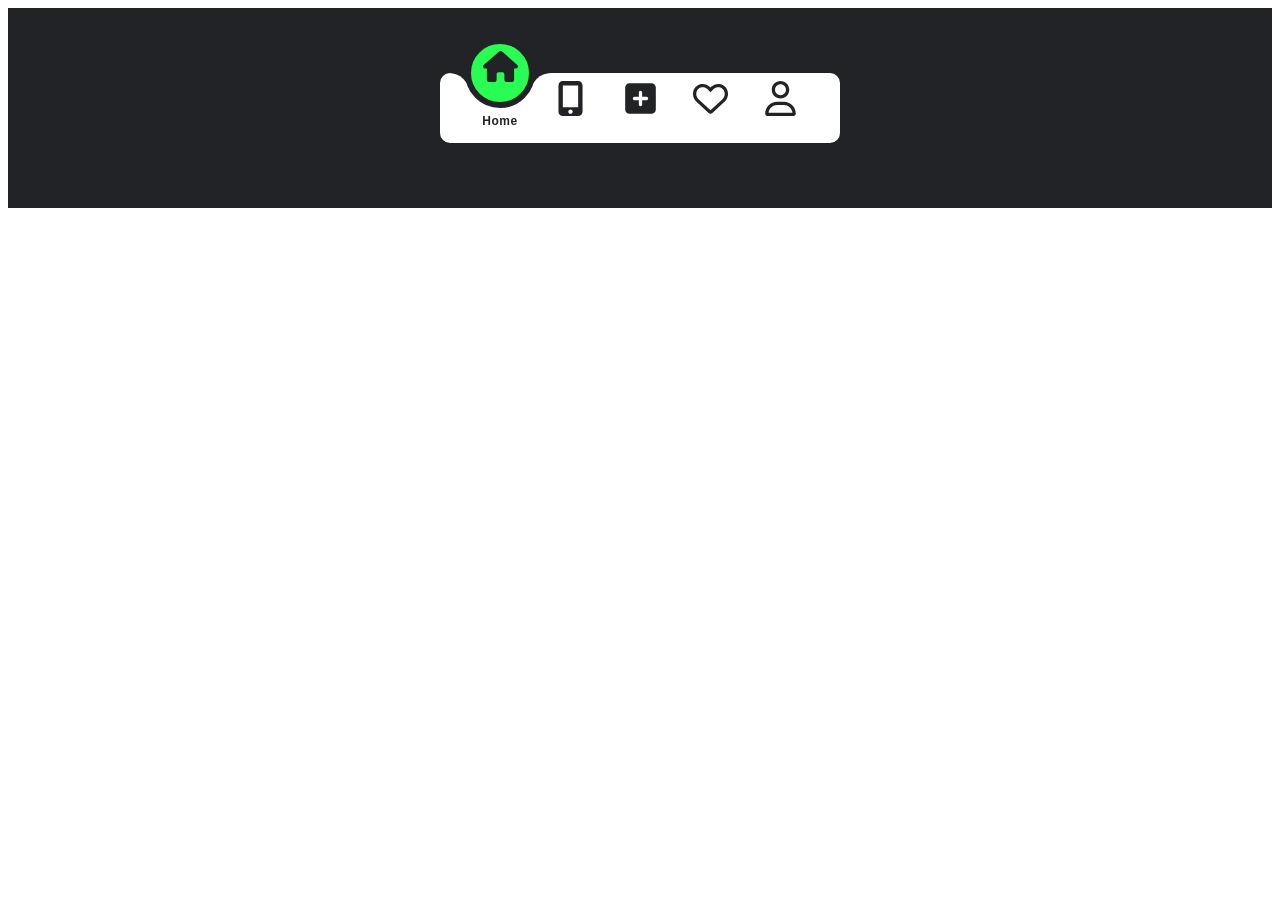
<file: test..html>
<!DOCTYPE html>
<html lang="en">
<head>
    <meta charset="UTF-8">
    <meta http-equiv="X-UA-Compatible" content="IE=edge">
    <meta name="viewport" content="width=device-width, initial-scale=1.0">
    <title>Document</title>
    <link rel="stylesheet" href="test.css">
</head>
<body>
    


<!-- Start mobile phone Navbar -->
<nav class="mob-phone-nav">
    <div class="navigation">
        <ul>
            <li class="list act">
                <a href="#">
                    <span class="icon">
                        <svg xmlns="http://www.w3.org/2000/svg" viewBox="0 0 576 512">
                            <path
                                d="M575.8 255.5C575.8 273.5 560.8 287.6 543.8 287.6H511.8L512.5 447.7C512.5 450.5 512.3 453.1 512 455.8V472C512 494.1 494.1 512 472 512H456C454.9 512 453.8 511.1 452.7 511.9C451.3 511.1 449.9 512 448.5 512H392C369.9 512 352 494.1 352 472V384C352 366.3 337.7 352 320 352H256C238.3 352 224 366.3 224 384V472C224 494.1 206.1 512 184 512H128.1C126.6 512 125.1 511.9 123.6 511.8C122.4 511.9 121.2 512 120 512H104C81.91 512 64 494.1 64 472V360C64 359.1 64.03 358.1 64.09 357.2V287.6H32.05C14.02 287.6 0 273.5 0 255.5C0 246.5 3.004 238.5 10.01 231.5L266.4 8.016C273.4 1.002 281.4 0 288.4 0C295.4 0 303.4 2.004 309.5 7.014L564.8 231.5C572.8 238.5 576.9 246.5 575.8 255.5L575.8 255.5z" />
                        </svg>
                    </span>
                    <span class="text-mob-nav">Home</span>
                </a>
            </li>

            <li class="list">
                <a href="#">
                    <span class="icon">
                        <svg xmlns="http://www.w3.org/2000/svg" viewBox="0 0 384 512">
                            <path
                                d="M304 0h-224c-35.35 0-64 28.65-64 64v384c0 35.35 28.65 64 64 64h224c35.35 0 64-28.65 64-64V64C368 28.65 339.3 0 304 0zM192 480c-17.75 0-32-14.25-32-32s14.25-32 32-32s32 14.25 32 32S209.8 480 192 480zM304 64v320h-224V64H304z" />
                        </svg>
                    </span>
                    <span class="text-mob-nav">Categories</span>
                </a>
            </li>

            <li class="list">
                <a href="#">
                    <span class="icon">
                        <svg xmlns="http://www.w3.org/2000/svg" viewBox="0 0 448 512">
                            <path
                                d="M384 32C419.3 32 448 60.65 448 96V416C448 451.3 419.3 480 384 480H64C28.65 480 0 451.3 0 416V96C0 60.65 28.65 32 64 32H384zM224 368C237.3 368 248 357.3 248 344V280H312C325.3 280 336 269.3 336 256C336 242.7 325.3 232 312 232H248V168C248 154.7 237.3 144 224 144C210.7 144 200 154.7 200 168V232H136C122.7 232 112 242.7 112 256C112 269.3 122.7 280 136 280H200V344C200 357.3 210.7 368 224 368z" />
                        </svg>
                    </span>
                    <span class="text-mob-nav">Rent</span>
                </a>
            </li>

            <li class="list">
                <a href="#">
                    <span class="icon">
                        <svg xmlns="http://www.w3.org/2000/svg" viewBox="0 0 512 512">
                            <path
                                d="M244 84L255.1 96L267.1 84.02C300.6 51.37 347 36.51 392.6 44.1C461.5 55.58 512 115.2 512 185.1V190.9C512 232.4 494.8 272.1 464.4 300.4L283.7 469.1C276.2 476.1 266.3 480 256 480C245.7 480 235.8 476.1 228.3 469.1L47.59 300.4C17.23 272.1 0 232.4 0 190.9V185.1C0 115.2 50.52 55.58 119.4 44.1C164.1 36.51 211.4 51.37 244 84C243.1 84 244 84.01 244 84L244 84zM255.1 163.9L210.1 117.1C188.4 96.28 157.6 86.4 127.3 91.44C81.55 99.07 48 138.7 48 185.1V190.9C48 219.1 59.71 246.1 80.34 265.3L256 429.3L431.7 265.3C452.3 246.1 464 219.1 464 190.9V185.1C464 138.7 430.4 99.07 384.7 91.44C354.4 86.4 323.6 96.28 301.9 117.1L255.1 163.9z" />
                        </svg>
                    </span>
                    <span class="text-mob-nav">Love</span>
                </a>
            </li>

            <li class="list">
                <a href="#">
                    <span class="icon">
                        <svg xmlns="http://www.w3.org/2000/svg" viewBox="0 0 448 512">
                            <path
                                d="M272 304h-96C78.8 304 0 382.8 0 480c0 17.67 14.33 32 32 32h384c17.67 0 32-14.33 32-32C448 382.8 369.2 304 272 304zM48.99 464C56.89 400.9 110.8 352 176 352h96c65.16 0 119.1 48.95 127 112H48.99zM224 256c70.69 0 128-57.31 128-128c0-70.69-57.31-128-128-128S96 57.31 96 128C96 198.7 153.3 256 224 256zM224 48c44.11 0 80 35.89 80 80c0 44.11-35.89 80-80 80S144 172.1 144 128C144 83.89 179.9 48 224 48z" />
                        </svg>
                    </span>
                    <span class="text-mob-nav">User</span>
                </a>
            </li>
            <div class="indicat"></div>
        </ul>
    </div>
</nav>





    <script src="main.js"></script>
</body>
</html>
</file>
<file: style.css>
body {
    font-family: 'Roboto', sans-serif; 
    background-color: var(--clr-background);
    accent-color: #FF0045; /* set color for: input type=checkbox, radio, range & progress */
}

:root {
    --clr-background: #fff;
    --clr-shelves: #f1f1f1;
    --clr-font: #3f3f42;
    --clr-font-hover: #000;
    --clr-black-white: #000;

    /* Header */
    --clr-logo: #fe1251;
    --clr-placeholder: #777;
    --clr-input: #000;
    --clr-input-background: #fff;
    --clr-svg-search-icon: #333;
    --clr-svg-search-icon-hover: #000;
    --search-input-outline: none;
    --clr-login-background: #fff;
    --clr-login-background-hover: transparent;
    --clr-login-font-hover: #000;
    --clr-login-font: #333;
    --clr-signup-background: #FE1251;
    --clr-signup-font: #fff;

    /* Navbar */
    --background-nav-gradient: linear-gradient(180deg, #FE1251 0%, #FF0045 100%);
    --clr-mini-nav-svg-hover: #333;
    --clr-more-btn-nav-hover: #FF0045;
    --clr-background-more-btn-nav-hover: #fff;
    --clr-rent-btn: #FF0045;
    --clr-background-rent-btn: #fff;
    --clr-rent-btn-hover: #fff;
    --clr-background-rent-btn-hover: transparent;
    --clr-border-rent-btn-hover: transparent;
    --clr-border-rent-btn-hover: #fff;
    --clr-rent-btn-icon: #fff;
    --clr-rent-btn-icon-hover: #000;

    /* Shelves */
    --clr-box-shadow: 0px 3px 10px #00000040;
    --clr-box-shadow-hover: 0px 3px 10px #00000040;
    --clr-before-big-more: #3f3f42;

    /* The new section */
    --before-and-after-shadow: 0px 13px 5px #00000040;;

    /* Top brands section */
    --clr-down-hr: #f1f1f1;
    --clr-border-and-before-svg-top-brands: #434544;
    --clr-svg-top-brands: #434544;
    --clr-svg-top-brands-hover: var(--clr-background);
    --clr-samsung-letter-and-nintendo-back-svg-top-brands: var(--clr-background);
    --clr-samsung-galaxy-svg-top-brands-hover: var(--clr-background);

    /* mobile phone Navbar & Category shelve under it */
    --clr-background-mob-navbar: rgba(255, 0, 69, 0.8);
    --clr-indicat-border: var(--clr-background);
    --clr-svg-icon-in-cat-shelve-under-nav: #333;
    --clr-svg-icon-in-cat-shelve-under-nav-hover: #fff;

    /* Footer */
    --clr-background-footer: linear-gradient(123.76deg, #E137C4 33.38%, #5A89E7 78.78%);
    --clr-footer-font-table: #212529;
    --clr-footer-font-table-hover: #000;
    --clr-vertical-line: #fff;
    --clr-copyright: #d2d2d2;
    --clr-border-lang-and-loc: transparent;
    --clr-border-in-hid: #33333312;
    --clr-background-lang-and-loc-hover: #f1f1f1;


}

.darkmode {
    --clr-background: #121212;
    --clr-shelves: #292929;
    --clr-font: #e7e9ea;
    --clr-font-hover: #fff;
    --clr-black-white: #fff;

    /* Header */
    --clr-placeholder: #AAA;
    --clr-input: #fff;
    --clr-input-background: #292929;
    --clr-svg-search-icon: #fff;
    --clr-svg-search-icon-hover: #fff;
    --search-input-outline: 1px solid #0a80fe;
    --clr-login-background: transparent;
    --clr-login-background-hover: #fff;
    --clr-login-font-hover: #000;
    --clr-login-font: #fff;
    --clr-signup-background: #FE1251;
    --clr-signup-font: #fff;

    /* Navbar */
    --background-nav-gradient: var(--clr-shelves);
    --clr-mini-nav-svg-hover: #FF0045;
    --clr-more-btn-nav-hover: var(--clr-shelves);
    --clr-background-more-btn-nav-hover: #fff;
    --clr-rent-btn: var(--clr-shelves);
    --clr-background-rent-btn: #fff;
    --clr-rent-btn-hover: #fff;
    --clr-background-rent-btn-hover: var(--clr-shelves);
    --clr-border-rent-btn-hover: #0a80fe;
    --clr-rent-btn-icon: #FF0045;
    --clr-rent-btn-icon-hover: #fff;

    /* Shelves */
    --clr-box-shadow: none;
    --clr-box-shadow-hover: 0px 0px 8px -1px #fff;
    --clr-before-big-more: #292929;

    /* The new section */
    --before-and-after-shadow: none;

    /* Top brands section */
    --clr-down-hr: #FF0045;
    --clr-border-and-before-svg-top-brands: #fff;
    --clr-svg-top-brands: #fff;
    --clr-svg-top-brands-hover: #FF0045;
    --clr-samsung-letter-and-nintendo-back-svg-top-brands: var(--clr-background);
    --clr-samsung-galaxy-svg-top-brands-hover: #FF0045;

    /* mobile phone Navbar & Category shelve under it */
    --clr-background-mob-navbar: rgb(41, 41, 41, 0.8);
    --clr-indicat-border: var(--clr-background);
    --clr-svg-icon-in-cat-shelve-under-nav: #0a80fe;
    --clr-svg-icon-in-cat-shelve-under-nav-hover: #FF0045;

    /* Footer */
    --clr-background-footer: var(--clr-shelves);
    --clr-footer-font-table: #e7e9ea;
    --clr-footer-font-table-hover: #FF0045;
    --clr-vertical-line: #FF0045;
    --clr-copyright: #fff;
    --clr-border-lang-and-loc: #aaa;
    --clr-border-in-hid: transparent;
    --clr-background-lang-and-loc-hover: #292929;
}

/* Scrollbar Width */
::-webkit-scrollbar {
    width: 20px;
}

/* Scrollbar Handle */
::-webkit-scrollbar-thumb {
    height: 33vh;
    background-color: #888; 
}

/* Scrollbar Track */
::-webkit-scrollbar-track {
    background-color: #f1f1f1; 
}

/* Scrollbar Handle on hover */
::-webkit-scrollbar-thumb:hover {
    background-color: #555;
}

::selection {
    background-color: #FF557A;
    color: #fff;
}

a {
    text-decoration: none;
}

button,
a {
    user-select: none;
}


/* Start header */
header {
    padding: 12px;
}

header .container-box {
    display: flex;
    align-items: center;
    justify-content: center;
}

/* Logo */
header .logo {
    flex: 1;
    margin-right: 12px;
}

header .logo-link {
    line-height: 1;
    font-size: calc(2.4vw + 16px);
    color: var(--clr-logo);
    font-family: 'aclonica', 'Roboto', sans-serif;
    font-weight: 400; /* NOT allow more weight for this font */
}

header .logo-link:hover {
    color: var(--clr-logo);
}

/* Search Box */
header .search-box {
    display: flex;
    flex: 2;
    align-items: center;
    justify-content: space-between;
    padding: 0px 20px;
    height: 45px;
    border-radius: 24px;
    background-color: var(--clr-input-background);
    box-shadow: #00000021 0px 2px 5px, #0000000d 0px 0px 3px;
    transition: box-shadow 0.2s cubic-bezier(0.4, 0, 0.2, 1) 0s;
}

header .search-box:hover {
    box-shadow: rgba(0, 0, 0, 0.13) 0px 7px 15px, rgb(0 0 0 / 5%) 0px 0px 3px;
}

header .search-div{
    width: 100%;
    height: 100%;
}

header form {
    display: flex;
    align-items: center;
    flex: 1; 
    width: 100%;
    height: 100%;
}

header form input {
    height: 100%;
    width: 100%;
    outline: none;
    border: none;
    padding: 0;
    font-weight: bold;
    caret-color: #FF0045;
    color: var(--clr-input);
    background-color: var(--clr-input-background);
}

header input::placeholder {
    user-select: none;
    color: var(--clr-placeholder);
}

header input:focus::placeholder {
    transform: translateX(-75px);
    transition: .2s;
}

header input:not(:focus)::placeholder {
    transform: translateX(0px);
    transition: .2s;
}

/* Hide x in input */
input[type="search"]::-webkit-search-decoration,
input[type="search"]::-webkit-search-cancel-button,
input[type="search"]::-webkit-search-results-button,
input[type="search"]::-webkit-search-results-decoration {
    display: none;
}

header .search-icon svg {
    color: var(--clr-svg-search-icon);
}

header .search-icon {
    cursor: pointer;
}

header .search-icon:hover svg {
    color: var(--clr-svg-search-icon-hover);
}

/* Three Button Box */
header div.btn-box {
    display: flex;
    align-items: center;
    justify-content: flex-end;
    flex: 1;
    margin-left: 12px;
    white-space: nowrap;
}

/* Dark Mode Toggle */
header .btn-box .dark-box {
    display: flex;
    align-items: center;
    justify-content: center;
}

header .btn-box input.dark {
	height: 0;
	width: 0;
	visibility: hidden;
}

header .btn-box label.slider {
	cursor: pointer;
	text-indent: -9999px;
	width: 90px;
	height: 45px;
	display: block;
	border-radius: 45px;
	position: relative;
	transition: 0.4s;
}

header label.slider:hover {
	background: #000;
	transition: 0.4s;
}

header label.slider::before {
	content: '';
	position: absolute;
	top: 3px;
	right: 3px;
	width: 39px;
	height: 39px;
    background: url('images/logos/moon_logo.svg') no-repeat center;
	background-size: 30px;
	border-radius: 25px;
	transition: 0.4s;
}

header input.dark:checked:hover + label.slider {
	background: #FE1251;
	transition: .4s;
}

header input.dark:checked + label.slider::before {
    background: url('images/logos/sun_logo.svg') no-repeat center;
	background-size: 37px;
	border-radius: 25px;
	transition: 0.4s;	
}

header input.dark:checked + label.slider:hover::before,
header label.slider:hover::before {
    background-color: #fff;
}

header input.dark:checked + label.slider::before {
	right: calc(100% - 3px);
	transform: translateX(100%) rotate(-90deg);
}


/* Log in & Sign up Button */
header div.log-in-box {
    height: 45px;
    width: 90px;
    padding: 0;
    border-radius: 50px;
    margin: 0 5px;
}

header .btn-box  a.log-in{
    width: 100%;
    height: 100%;
    font-size: 22px;
    font-weight: bold;
    display: flex;
    align-items: center;
    justify-content: center;
    border-radius: 50px;
    color: var(--clr-login-font);
    background-color: var(--clr-login-background);
    transition: 0.2s;;

}

header a.log-in:hover {
    color: var(--clr-login-font-hover);
    background-color: var(--clr-login-background-hover);
    box-shadow: rgba(0, 0, 0, 0.13) 0px 7px 15px, rgb(0 0 0 / 5%) 0px 0px 3px;
}

header a.log-in:active {
    box-shadow: none;
}
/* Sign Up Button */
header div.sign-up-box {
    height: 45px;
    width: 99px;
    padding: 0;
    border-radius: 50px;
}

header div.sign-up-box a.sign-up {
    width: 100%;
    height: 100%;
    display: flex;
    align-items: center;
    justify-content: center;
    font-size: 22px;
    font-weight: bold;
    border-radius: 50px;
    color: var(--clr-signup-font);
    background-color: var(--clr-signup-background);
    transition: 0.3s;
}

header .sign-up-box a.sign-up:hover {
    color: #000;
    background-color: #fff;
    box-shadow: rgba(0, 0, 0, 0.13) 0px 7px 15px, rgb(0 0 0 / 5%) 0px 0px 3px;
}

header .sign-up-box a.sign-up:active {
    box-shadow: none;
}
/* Start Responsive Header */
/* Medium screen (tablets & portrait phones, less than 768px) */
@media (max-width: 768px) {
    header .container-box{
        flex-wrap: wrap;
    }
    header .logo {
        order: 1;
        flex-basis: 30%;
        margin-right: 0;
    }
    header .logo a {
        font-size: calc(3.6vw + 17px);
    }
    header div.btn-box {
        order: 2;
        margin: 0;
    }
    header .search-box {
        order: 3;
        flex-basis: 100%;
        margin-top: 12px;
    }
}

/* Small screen (phones, less than 576px) */
@media (max-width: 576px) {
    header .btn-box .sign-up-box {
        display: none;
    }
    header .btn-box .log-in-box {
        margin-right: 0;
        margin-left: clamp(5px, 1.5vw, 10px);
    }
    header .btn-box .log-in-box a {
        color: var(--clr-signup-font);
        background-color: var(--clr-signup-background);
    }
    header .log-in-box a:hover {
        color: #000;
        background-color: #fff;
    }
    header .logo a {
        font-size: 10vw;
    }
    header .btn-box label.slider {
        width: 39px;
        height: 39px;
    }
    header label.slider::before{
        top: 0;
        right: 0;
    }
    header input.dark:checked + label.slider::before {
        right: 0;
        transform: translateX(0%) rotate(-90deg);
    }
    header input.dark:checked + label.slider:hover::before,
    header input.dark:checked:hover + label.slider,
    header label.slider:hover::before,
    header label.slider:hover {
        background-color: transparent;
    }
    header input.dark:not(:checked) + label.slider:hover::before {
        background-color: #fff;
    }

}

/* X-Small screen (phones, less than 359px) */
@media (max-width: 359px) {
    header .log-in-box {
        width: fit-content !important;
        height: fit-content !important;
        margin: 0;
    }
    header .log-in-box a {
        font-size: 6vw;
        padding: 2vw 5.5vw;
    }
    header .dark-box {
        display: none !important;
    }

}
/* End header */

/* Start nav bar */
section.body-site {
    padding: 0;
}

section div.body-row {
    /* margin-left: 0; */
    margin: 0;
}

section nav {
    position: sticky;
    top: 0;
    left: 0;
    z-index: 99;
    height: 100vh;
    padding: 0 !important;
    border-radius: 0 50px 50px 0;
    background: var(--background-nav-gradient);
    width: 18.5% !important; /* Edit Nav Width */
}

section .nav-box {
    width: 100%;
    height: 100%;
    padding: 0;
    display: flex;
    flex-direction: column;
    align-items:stretch;
    justify-content: space-between;
}

section nav .mini-nav {
    margin: 0 10px;
    border-bottom: 1px solid #FFF;
}

section .mini-nav div {
    display: flex;
    align-items: center;
    justify-content: center;
    padding: 0;
    width: 25%;
    height: 45px;
}

section .mini-nav div svg {
    height: 27px;
    width: 27px;
    fill: #fff;
    transition: .2s;
}

section .mini-nav div a:hover svg {
    fill: var(--clr-mini-nav-svg-hover);
    transform: scale(1.1);
    transition: .2s;
}

section nav .mini-nav a{
    padding: 0;
    margin: 0;
}

section nav .mini-nav .nine-dots-box {
    width: 100%;
    height: 100%;
    margin-left: auto;
    margin-right: auto;
    display: none; /* display: flex in media query */
    flex-direction: column;
    align-items: center;
    justify-content: center;
    cursor: pointer;
}

section nav .mini-nav .nine-dots-box .drop-list {
    height: 0;
    width: 100%;
    overflow: hidden;
    display: flex;
    flex-direction: column;
    align-items: center;
    justify-content: center;
    transition: .3s;
}

section nav .mini-nav .nine-dots {
    width: fit-content;
    height: fit-content;
}

section nav .mini-nav .nine-dots-box:hover .drop-list {
    height: 180px;
}

section nav .mini-nav .nine-dots-box .nine-dots svg .group-one {
    transition: 150ms 150ms;
}

section nav .mini-nav .nine-dots-box .nine-dots svg .group-two {
    transition: 150ms 75ms;
}

section nav .mini-nav .nine-dots-box .nine-dots svg .group-three {
    transition: 150ms 0ms;
}

section nav .mini-nav .nine-dots-box:hover .nine-dots svg .group-one{
    fill: var(--clr-mini-nav-svg-hover);
    transform-origin: center;
    transform: scale(1.2);
    transition: 150ms 0ms;
}

section nav .mini-nav .nine-dots-box:hover .nine-dots svg .group-two{
    fill: var(--clr-mini-nav-svg-hover);
    transform: scale(1.2);
    transform-origin: center;
    transition: 150ms 75ms;
}

section nav .mini-nav .nine-dots-box:hover .nine-dots svg .group-three{
    fill: var(--clr-mini-nav-svg-hover);
    transform: scale(1.2);
    transform-origin: center;
    transition: 150ms 150ms;
}



/* Start Nav Categories */
section nav .categories-box {
    padding: 0 8px 20px;
    width: 100%;
    height: 100%;
    display: flex;
    flex-direction: column;
    align-items: flex-start;
    justify-content: space-around;
    overflow-y: auto;
    overflow-x: hidden; /* Hide & remove the functionality of the scrollbar on X axis */
}

section nav .categories-box::-webkit-scrollbar {
    scrollbar-width: none;  /* Firefox */
    display: none; /* Hide scrollbar for Chrome, Safari and Opera */
}

section nav .categories-box div {
    padding: 0;
}

section nav .categories-box a {
    font-size: 1.9vw;
    font-weight: 300;
    color: #fff;
    padding: 5px 15px;
    border-radius: 50px;
    margin: 0 !important;
    /* height: calc(100vh / 11); */
    transition: all 0.1s;
}

section nav .categories-box a:hover {
    background-color: #FF557A;
}

section nav a.active-btn {
    font-weight: 400;
    background-color: #FF557A;
    transition: 0s;
}

section nav .categories-box .cat {
    display: flex;
    align-items: center;
    justify-content: space-between;
    gap: 1vw;
}

svg.big-nav-icon {
    height: 40px;
    width: 40px;
}

/* More Button */
section nav .more-btn-nav-box {
    width: 100%;
    align-self: center;
    padding: 0 8px !important;
}

section div nav a.more {
    font-size: 18px;
    font-weight: 300;
    border: 1px solid #fff;
    border-radius: 3px;
    padding: 0;
    justify-content: center;
    align-content: center;
    align-items: center;
    height: 26px;

    /* margin: 15px auto 0; */
}

section div nav a.more:hover {
    color: var(--clr-more-btn-nav-hover);
    font-weight: 600;
    background-color: var(--clr-background-more-btn-nav-hover);
}

/* Rent Button */
section nav .rent-btn-nav-box {
    width: 100%;
    align-self: center;
    padding: 0 !important;
    display: flex;
    align-items: center;
    justify-content: center;
    margin-top: 20px;
}

section nav a.rent-btn-text {
    display: flex;
    align-items: center;
    justify-content: center;
    padding: 0;
    width: 85%;
    margin: 27px auto;
    font-size: 40px;
    font-weight: bold;
    line-height: 1.3;
    border-radius: 50px;
    color: var(--clr-rent-btn);
    border: 1px solid transparent;
    background-color: var(--clr-background-rent-btn);
    transition: 0.2s;
}

section nav a.rent-btn-text:hover {
    color: var(--clr-rent-btn-hover);
    border: 1px solid var(--clr-border-rent-btn-hover);
    background-color: var(--clr-background-rent-btn-hover);
}

section nav a.rent-btn-icon {
    display: none;
    width: 100%;
    fill: var(--clr-rent-btn-icon);
}

section nav a.rent-btn-icon:hover {
    background-color: transparent;
}

section nav a.rent-btn-icon svg:hover {
    fill: var(--clr-rent-btn-icon-hover);
    transition: .2s;
}


/* Small Screen Laptop under 13 inch (less than 1279px) */
@media (max-width: 1279px) {
    section nav .mini-nav .nine-dots-box {
        display: flex;
    }
    section nav .mini-nav .four-mini-nav,
    section nav .categories-box .text {
        display: none;
    }
    section nav {
        width: 78px !important;
        border-radius: 0 15px 15px 0;
    }
    section .carousel-section {
        width: calc(100% - 78px) !important;
    }
    section nav .categories-box{
        align-items: center !important;
        padding: 0 0 20px;
    }
    section nav .categories-box a  {
        border-radius: 5px;
    }
    /* Rent Button */
    section nav a.rent-btn-text {
        display: none;
    }
    section nav a.rent-btn-icon {
        display: block;
    }
}

/* Small devices (landscape phones, less than 768px) */
@media (max-width: 767.98px) {
    section nav {
        display: none;
    }
    section section.carousel-section {
        width: 100% !important;
        padding: 0;
    }
    main section .carousel-inner {
        border-radius: 0;
    }
    section .carousel-inner img {
        max-height: 40vw;
        min-height: 150px;
    }
    nav.mob-phone-nav {
        display: flex !important;
    }
    section.search-input-mobile {
        display:block !important;
    }
    nav div.cat-sec-under-nav-box {
        display: grid !important;
    }
}

/* Start Carousel */
section .carousel-section {
    padding: 0 12px;
    width: 81.5%
}

main section .carousel-section .img-box {
    margin-bottom: 12px;
    user-select: none;
}

section .carousel-inner {
    border-radius: 10px;
}

section .carousel-inner img {
    height: 300px;
    object-fit: cover;
    background-position: center;
}

section .carousel-indicators {
    margin-bottom: 0.6rem;
}

section .carousel-indicators [data-bs-target] {
    position: relative;
    width: 8%;
    height: 6px;
    border: none;
    border-radius: 24px;
}

section .carousel-indicators [data-bs-target] span {
    content: "";
    position: absolute;
    top: 0;
    left: 0;
    width: 0;
    height: 100%;
    background-color: #FE1251;
    border-radius: inherit;
}

section .carousel-indicators [data-bs-target] {
    background-color: #f882a2;
}
/* End Carousel */



/* Start Shelves section */
main section.shelves-box {
    margin: 0;
    width: 100%;
}

main section .contin-product {
    padding: 0;
}

main section .shelves {
    background-color: var(--clr-shelves);
    width: 100%;
    border-radius: 10px;
    margin: 0 0 10px 0;
    overflow: hidden;
}

main section .shelve-cont {
    padding: 0;
}

main section .shelves .shelve-title {
    padding:5px 9px 0;
}

main section .shelves .shelve-title a {
    font-weight: 500;
    color: var(--clr-font);
    font-size: calc(20.8px + 0.6vw);
}

main section .shelves .shelve-title a:hover,
main section .items-scroller .item-cards:hover div.item-description h4 {
    color: var(--clr-font-hover);
    transition: .2s;
}

main section .items-scroller {
    display: grid;
    gap: 9px;
    grid-auto-flow: column;
    grid-auto-columns: 21%;
    padding: 5px 9px 9px;
    overflow-x: auto;
    overscroll-behavior-inline: contain;
    scroll-snap-type: inline mandatory;
    scroll-padding-inline: 9px;
    height: 100%;
    outline: none;
}

main section .items-scroller > * {
    scroll-snap-align: start;
    height: 100%;
}

main section .item-cards {
    display: flex;
    flex-direction: column;
    aspect-ratio: 9 / 15;
    padding: 5px;
    color: var(--clr-font);
    background-color: var(--clr-background);;
    box-shadow: var(--clr-box-shadow);
    border-radius: 10px;
    transition: .2s;
    text-align: center;
    overflow: hidden;
    height: 100%;
}

main section div.img-of-item {
    display: flex;
    align-items: center;
    justify-content: center;
    height: 75%;
    width: 100%;
    border-radius: 8px 8px 0 0;
    overflow: hidden;
}

main section .img-of-item img {
    inline-size: 100%;
    width: 100%;
}

main section.shelves-box .item-description {
    height: 25%;
    padding-top: 5px;
    display: flex;
    flex-direction: column;
    justify-content: space-around;
}

main section .item-cards:hover {
    box-shadow: var(--clr-box-shadow-hover);
    transition: .2s;
}

main section .item-cards:active {
    box-shadow: none;
    transform: scale(.96);
    transition: .2s;
}

main section .items-scroller div.item-description h4 {
    font-size: calc(1vw + 5px);
    white-space: normal;
    display: -webkit-box;
    -webkit-line-clamp: 2;
    -webkit-box-orient: vertical;
    overflow: hidden;
    text-overflow: ellipsis;
    font-weight: 500;
    margin: 0;
    transition: .2s;
}

main section .items-scroller div.item-description h5 {
    margin: 0;
    display: flex;
    flex-grow: 0;
    justify-content: center;
    align-items: flex-end;
}

main section .items-scroller h5 span.price {
    color: var(--clr-black-white);
    font-weight: 700;
    font-size: calc(1vw + 10px);
}

main section .items-scroller h5 span.currency {
    color: var(--clr-black-white);
    font-weight: 700;
    font-size: 14px;
    padding-left: 3px;
}

main section .items-scroller h5 span.week {
    color: var(--clr-font);
    font-weight: 500;
    font-size: 14px;   
}

/* Scrollbar Height */
main section .items-scroller::-webkit-scrollbar:horizontal {
    height: 15px;
}

/* Scrollbar Handle */
main section .items-scroller::-webkit-scrollbar-thumb:horizontal,
/* The New Section (On rise, Most popular & Added Recently) */
main section .shelves-down .items-down-scroller::-webkit-scrollbar-thumb:horizontal,
/* Scrollbar Track */
main section .items-scroller::-webkit-scrollbar-track:horizontal,
/* The New Section (On rise, Most popular & Added Recently) */
main section .shelves-down .items-down-scroller::-webkit-scrollbar-track:horizontal {
    background-color: transparent; 
}

/* Scrollbar Handle on hover */
/* Main shelves */
main section .shelves:hover .items-scroller::-webkit-scrollbar-thumb:horizontal,
/* The New Section (On rise, Most popular & Added Recently) */
main section .shelves-down:hover .items-down-scroller::-webkit-scrollbar-thumb:horizontal {
    background-color: #555;
}

/* Start Responsive Shelves (iPad) */
@media (max-width: 992px) {
    main section .item-cards:hover {
        box-shadow: var(--clr-box-shadow);
    }

    main section .item-cards:active {
        box-shadow: var(--clr-box-shadow);
        transform: none;
    }
    /* Hide scrollbar for Chrome, Safari and Opera */
    main section .items-scroller::-webkit-scrollbar {
            display: none;
    }
    main section .items-scroller {
    /* Hide scrollbar for IE, Edge and Firefox */
    -ms-overflow-style: none;  /* IE and Edge */
    scrollbar-width: none;  /* Firefox */
    }

    main section .items-scroller {
        grid-auto-columns: 27%;
    }
    main section .items-scroller div.item-description h4,
    main section .items-scroller h5 span.currency,
    main section .items-scroller h5 span.week {
        font-size: 2.2vw !important;
    }
    main section .items-scroller h5 span.price {
        font-size: calc(2vw + 8px);
    }
}

@media (max-width: 768px) {
    main section .items-scroller {
        grid-auto-columns: 27%;
    }
    main section.shelves-box {
        padding: 0 12px;
    }
}

@media (max-width: 576px) {
    main section .items-scroller {
        grid-auto-columns: 62%;
    }
    main section .items-scroller div.item-description h4,
    main section .items-scroller h5 span.currency,
    main section .items-scroller h5 span.week {
        font-size: 4.8vw !important;
    }
    main section .items-scroller h5 span.price {
        font-size: calc(4vw + 16px);
    }
    main section.shelves-box {
        padding: 0;
    }
    main section .big-more-btn-box {
        padding: 0 9px;
    }     
    main section.how-it-works-section {         
        margin: 19px 0 !important;
    }
    main section.new-sec {
        padding-right: 0 !important;
    }
    main section .shelves-down {
        border-radius: 10px 0 0 10px !important;
    }
}

@media (max-width: 330px) {
    main section .items-scroller div.item-description h4 {
        flex: 1;
        white-space: nowrap;
        text-overflow: ellipsis;
        overflow: hidden;
        font-size: 5vw !important;
    }
}


/* Big More Button */
main section .big-more-btn-box {
    margin: 0;
}

main section .big-more-btn {
    padding: 0;
}

main section .big-more-btn button {
    width: 100%;
    height: 32px;
    font-size: 20px;
    font-weight: 500;
    background: none;
    color: var(--clr-font);
    border: 1px solid var(--clr-font);
    border-radius: 3px;
    padding: 0;
    position: relative;
    z-index: 1;
}

main section .big-more-btn button:hover {
    color: #fff;
    transition: .3s;
}

main section .big-more-btn button::before {
    content: "";
    position: absolute;
    z-index: -1;
    top: -1px;
    left: -1px;
    width: calc(100% + 2px);
    height: 0%;
    border-radius: 3px;
    background: var(--clr-before-big-more);
    transition: all .3s cubic-bezier(0.175, 0.885, 0.32, 2);

}

main section .big-more-btn button:hover::before {
    height: calc(100% + 2px);
    transition: all 0.2s cubic-bezier(0.175, 0.885, 0.32, 2);
}


/* How it works */
main section.how-it-works-section {
    margin: 19px 12px;
    border-radius: 50px;
    transition: .3s;
    background-image: linear-gradient(135deg,#FF0045,#7900ff);
}

main section div.how-it-works {
    height: 100%;
    display: flex;
    flex-direction:column;
}

main div.how-it-works-title {
    color: #fff;
    font-size: 40px;
    font-weight: 500;
    padding: 5px 0 0 35px;
}

main div.how-box {
    display: flex;
    flex-direction: row;
    align-items: center;
    justify-content: center;
    gap: 10px;
    padding: 0 10px;
}

main .how-box .how {
    aspect-ratio: 1 / 1;
    border-radius: 50px;
    overflow: hidden;
    position: relative;
    text-align: center;
    display: flex;
    align-items: center;
    justify-content: center;
    transition: .3s;
}

main .how img {
    transition: .3s;
    width: 100%;
}

main .how-box .one:hover img,
main .how-box .three:hover img {
    transform: scale(1.1);
}

main .how-box .two:hover {
    transform: translateY(-12px);
    transition: .3s;
}

main .how h2 {
    position: absolute;
    bottom: -1px;
    font-size: 2.6vw;
    line-height: 1.2;
    margin: 0;
}

main .how-box .one:hover h2 mark,
main .how-box .two:hover h2 mark,
main .how-box .three:hover h2 mark {
    color: #000;
}

main .how h2 mark {
    padding: 0;
    color: #333;
    transition: .3s;
    background-color: #fff;
}

main .how-it-works .more-details-link {
    margin: 10px 20px 10px 0;
    align-self: flex-end;
    text-align: center;
}

main .how-it-works .more-details-link a {
    display: block;
    padding: 13px 20px;
    font-size: 22px;
    font-weight: 600;
    border-radius: 50px;
    color: #fff;
    background-color: #fe1251;
    transition: 0.2s;
}

main .how-it-works .more-details-link a:hover {
    color: #333;
    background-color: #fff;
}

@media (max-width: 768px) {
    main div.how-box {
        flex-direction: column;
    }
    main .how-box .one:hover img,
    main .how-box .three:hover img {
    transform: scale(1);
}
    main .how-box .two:hover {
    transform: translateY(0);
    }
    main div.how-it-works-title {
        padding: 0;
        align-self: center;
    }
    main .how h2 {
        font-size: 7vw;
    }
    main .how-it-works .more-details-link {
        align-self: center;
        width: 100%;
        margin: 19px 0;
        padding: 0 20px;
    }
    main .how-it-works .more-details-link a {
        padding: 13px 0;
        width: 100%;
    }
}

/* The New Section (On rise, Most popular & Added Recently) */
main section.new-sec {
    padding: 0 12px;
}

main section .shelves-down {
    background-color: var(--clr-shelves);
    width: 100%;
    border-radius: 10px;
    margin: 0 0 25px 0;
    overflow: hidden;
}

main section .shelves-down .shelve-title {
    padding: 5px 9px 0;
}

main section .shelves-down .shelve-title a {
    font-weight: 500;
    font-size: calc(20px + 1.5vw);
    color: var(--clr-font);
}

main section .shelves-down .shelve-title a:hover,
main section .items-down-scroller .item-cards-down:hover div.item-description h4 {
    color: var(--clr-font-hover);
    transition: .2s;
}

main section .items-down-scroller {
    display: grid;
    gap: 9px;
    grid-auto-flow: column;
    grid-auto-columns: 22.2%;
    padding: 5px 9px 16px;
    overflow-x: auto;
    overscroll-behavior-inline: contain;
    scroll-snap-type: inline mandatory;
    scroll-padding-inline: 9px;
    height: 100%;
    outline: none;
}

main section .items-down-scroller > * {
    scroll-snap-align: start;
    height: 100%;
}

main section a.item-cards-down {
    display: flex;
    flex-direction: column;
    aspect-ratio: 9 / 15;
    color: var(--clr-font);
    background-color: var(--clr-background);;
    box-shadow: var(--clr-box-shadow);
    border-radius: 10px;
    text-align: center;
    height: 100%;
    transition: all .2s;
    position: relative;
    z-index: 1;
    padding: 5px;
}

main section .item-cards-down:hover {
    box-shadow: var(--clr-box-shadow-hover);
    transition: .2s;
}

main section .item-cards-down div.item-description {
    background-color: var(--clr-background);
    padding-top: 5px;
    border-radius: 0 0 10px 10px;
    display: flex;
    flex-direction: column;
    justify-content: space-around;
    height: 25%;
    box-shadow: 0px 5px 0px 0px var(--clr-background), -5px 5px 0px 0px var(--clr-background), 5px 5px 0px 0px var(--clr-background);
}

main section .item-cards-down div.item-description h4 {
    font-size: 1.5vw;
    font-weight: 500;
    white-space: normal;
    display: -webkit-box;
    -webkit-line-clamp: 2;
    -webkit-box-orient: vertical;
    overflow: hidden;
    text-overflow: ellipsis;
    margin: 0;
    transition: .2s;
}

main section .item-cards-down div.item-description h5 {
    margin: 0;
    display: flex;
    flex-grow: 0;
    justify-content: center;
    align-items: flex-end;
}

main section .item-cards-down div.item-description h5 span.price {
    font-size: calc(1.6vw + 10px);
    font-weight: 600;
    color: var(--clr-black-white);
}

main section .item-cards-down div.item-description h5 span.currency {
    font-size: 1.5vw;
    padding-left: 3px;
    color: var(--clr-black-white);
}

main section .item-cards-down div.item-description h5 span.week {
    font-size: 1.5vw;   
}

main a.item-cards-down::before {
    content:"";
    position: absolute;
    left: 5px;
    bottom: 0px;
    z-index: -1;
    height: 50px;
    width: 33%;
    transform-origin: bottom left;
    transform: skew(0deg, -7deg);
    border-radius: 0 0 0 10px;
    transition: all .2s;
}

main a.item-cards-down::after {
    content:"";
    position: absolute;
    right: 5px;
    bottom: 0px;
    z-index: -1;
    height: 50px;
    width: 33%;
    transform-origin: bottom right;
    transform:skew(0deg, 7deg);
    border-radius: 0 0 10px 0;
    transition: all .2s;
}

main a.item-cards-down:hover::before,
main a.item-cards-down:hover::after {
    box-shadow: var(--before-and-after-shadow);
}

main a.item-cards-down:active::before,
main a.item-cards-down:active::after,
main section a.item-cards-down:active {
    box-shadow: none;
    transform: scale(.94);
    transition: all .2s;
}

/* Large devices (desktops, less than 1200px) */
@media (max-width: 1199.98px) {
    main section .items-down-scroller {
        grid-auto-columns: 26.9%;
    }
    main section .item-cards-down div.item-description h4,
    main section .item-cards-down div.item-description h5 span.currency,
    main section .item-cards-down div.item-description h5 span.week {
        font-size: 1.9vw;
    }
    main section .item-cards-down div.item-description h5 span.price {
        font-size: 2.4vw;
    }
}

/* Medium devices (tablets, less than 992px) */
@media (max-width: 991.98px) {
    main section .item-cards-down div.item-description h4,
    main section .item-cards-down div.item-description h5 span.currency,
    main section .item-cards-down div.item-description h5 span.week {
        font-size: 2vw;
    }
    main section .item-cards-down div.item-description h5 span.price {
        font-size: 2.5vw;
    }
    /* Hide scrollbar for Chrome, Safari and Opera */
    main section .items-down-scroller::-webkit-scrollbar {
        display: none;
    }
    main section a.item-cards-down:active {
        box-shadow: var(--clr-box-shadow);
        transform: scale(1);
    }
    main a.item-cards-down::before,
    main a.item-cards-down::after {
        box-shadow: var(--before-and-after-shadow);
        bottom: 4px;
    }
    main a.item-cards-down:active::before,
    main a.item-cards-down:active::after {
        box-shadow: var(--before-and-after-shadow);
    }
    main a.item-cards-down:active::before {
        transform:skew(0deg, -7deg);
    }
    main a.item-cards-down:active::after {
        transform:skew(0deg, 7deg);
    }
    main section .item-cards-down:hover {
        box-shadow: var(--clr-box-shadow);
    }
}

/* Small devices (landscape phones, less than 768px) */
@media (max-width: 767.98px) {
    main section .items-down-scroller {
        grid-auto-columns: 30%;
    }
    main section .item-cards-down div.item-description h4,
    main section .item-cards-down div.item-description h5 span.currency,
    main section .item-cards-down div.item-description h5 span.week {
        font-size: 2.5vw;
    }
    main section .item-cards-down div.item-description h5 span.price{
        font-size: 3vw;
    }
}

/* X-Small devices (portrait phones, less than 576px) */
@media (max-width: 575.98px) {
    main section .items-down-scroller {
        grid-auto-columns: 62%;
    }
    main section .item-cards-down div.item-description h4,
    main section .item-cards-down div.item-description h5 span.currency,
    main section .item-cards-down div.item-description h5 span.week {
        font-size: 4vw;
    }
    main section .item-cards-down div.item-description h5 span.price {
        font-size: 6.5vw;
    }
    main a.item-cards-down::before,
    main a.item-cards-down::after {
        bottom: 6px;
    }
    main section .shelves-down .shelve-title a {
        font-size: calc(23px + 1.5vw);
    }
}







main div hr.down-hr {
    width: 90%;
    height: 2px;
    margin: auto;
    background-color: var(--clr-down-hr);
    opacity: 1;
    border-radius: 50px;
}


/* Top brands section */
main section.brand-section {
    padding: 12px 12px 0;
    margin-bottom: 25px;
}

main section .top-brands-shelve h3 {
    color: var(--clr-font);
    font-size: calc(1.3rem + 0.6vw);
    font-weight: 500;
    line-height: 1.2;
    margin: 0;
    padding: 0 0 9px 9px;
}

main section .top-brands-shelve .brand-box {
    display: flex;
    align-items: center;
    justify-content: space-between;
    gap: 12px;
}

main section div.brand {
    aspect-ratio: 1 / 1;
}

main section .top-brands-shelve svg,
main section .top-brands-shelve .brand a {
    height: 100%;
    width: 100%;
}

main a.uniform {
    border: 1px solid var(--clr-border-and-before-svg-top-brands);
    border-radius: 3px;
    padding: 10px;
    position: relative;
    z-index: 1;
    background: none;
    overflow: hidden;
    display: flex;
    justify-content: center;
    align-items: center;
}

main a.uniform::before {
    content: "";
    width: 100%;
    height: 100%;
    background: none;
    position: absolute;
    z-index: -3;
    box-shadow: 0px 0px 0px 150px var(--clr-border-and-before-svg-top-brands);
    transition: .4s;
}

/* APPLE, Sony, Canon & Dell */
main .apple svg path,
main .sony svg path,
main .canon svg path,
main .dell svg path {
    transition: .4s;
    color: var(--clr-svg-top-brands);
}

main a.apple:hover.apple path,
main a.sony:hover.sony path,
main a.canon:hover.canon path,
main a.dell:hover.dell path {
    transition: .4s;
    color: var(--clr-svg-top-brands-hover);
}

main a.apple:hover::before,
main a.sony:hover::before,
main a.canon:hover::before,
main a.dell:hover::before,
main a.samsung:hover::before,
main a.nintendo:hover::before {
    width: 0;
    height: 0;
}

/* Samsung & Nintendo */

main a.samsung svg .galaxy,
main a.samsung:hover.samsung .letter,
main a.nintendo svg path,
main a.nintendo:hover svg path.back {
    fill: var(--clr-svg-top-brands);
    transition: .4s;
}

main a.samsung svg .letter,
main a.nintendo svg path.back {
    fill: var(--clr-samsung-letter-and-nintendo-back-svg-top-brands);
    transition: .4s;
}

main a.samsung:hover.samsung .galaxy,
main a.nintendo:hover.nintendo path {
    fill: var(--clr-samsung-galaxy-svg-top-brands-hover);
    transition: .4s;
}

/* Responsive top brands */
@media (max-width: 768px) {
    main section .top-brands-shelve .brand-box {
        flex-wrap: wrap;
    }
    .nin,
    .del,
    .can,
    .son,
    .sam,
    .ap {
        flex-basis: calc(100% / 3 - 8px);
    }

    .nin {
        order: 4;
    }
    .del {
        order: 5;
    }
    .can {
        order: 6;
    }
    .son {
        order: 1;
    }
    .sam {
        order: 2;
    }
    .ap {
        order: 3;
    }
}

@media (max-width: 576px) {
    main div hr.down-hr {
        margin: 0;
        width: 152px;
        border-radius: 0 50px 50px 0;
        position: relative;
    }

    hr.down-hr::before {
        content: "";
        position: absolute;
        top: 1px;
        right: 2px;
        transform-origin: top right;
        transform: rotate(-120deg);
        background-color: var(--clr-down-hr);
        height: 2px;
        width: 40px;
        border-bottom-right-radius: 1px;
    }

    main section .top-brands-shelve h3 {
        padding-bottom: 12px;
    }

    .nin,
    .del,
    .can,
    .son,
    .sam,
    .ap {
        flex-basis: calc(50% - 6px);
    }

    .nin {
        order: 5;
    }
    .del {
        order: 6;
    }
    .can {
        order: 4;
    }
    .son {
        order: 3;
    }
    .sam {
        order: 1;
    }
    .ap {
        order: 2;
    }
}


/* Footer */
footer {
    background: var(--clr-background-footer);
    border-radius: 75px 75px 0 0;
    padding: 25px 37px 0;
}

footer .footer-dad {
    display: flex;
    justify-content: space-between;
}

/* Left Box */
footer .left-box-dad {
    display: flex;
    flex-direction: column;
    flex: 1;
}

/* Table Box */
table {
    empty-cells: hide;
    height: 246px;
    width: 100%;
}

footer table th {
    color: var(--clr-black-white);
    font-size: 18px;
    font-weight: 700;
}

footer table a {
    color: var(--clr-footer-font-table);
    font-size: 16px;
    font-weight: 500;
    position: relative;
    display: inline-block;
    transition: .2s;
}

footer table a:hover {
    color: var(--clr-footer-font-table-hover);
}

footer table a::before {
    content: "";
    position: absolute;
    width: 0;
    height: 1px;
    bottom: 1px;
    background-color: var(--clr-font-hover);
    transition: .2s;
    left: 50%;
    right: 50%;
}

footer table a:hover::before {
    width: 100%;
    left: 0;
    right: 0;
}

/* Social, payment & contact Box */
footer .soc-pay-cont {
    display: flex;
    gap: 32px;
}

/* Social & payment Box */
footer .soc-pay-dad{
    display: flex;
    flex-direction: column;
    gap: 21px;
}

/* facebook, twitter & instagram */
footer .soc{
    display: flex;
    align-items: center;
    justify-content: center;
    gap: 15px;
}

footer .soc-pay-cont .soc-pay-dad .soc div {
    overflow: hidden;
    border-radius: 10px;
    transition: .2s;
}

footer .soc-pay-cont .soc-pay-dad .soc div a {
    display: inline-block;
    width: 100%;
    height: 100%;
}

footer .soc-pay-cont .soc-pay-dad .soc div a svg path {
    transition: .2s;
}

footer .soc-pay-cont .soc-pay-dad .soc div:hover {
    transform: scale(1.1);
    transform-origin: center;
}

footer .soc-pay-cont .soc-pay-dad .soc .facebook:hover path {
    fill: #1877f2;
}

footer .soc-pay-cont .soc-pay-dad .soc .twitter:hover path {
    fill: #1da1f2;
}

footer .soc-pay-cont .soc-pay-dad .soc .instagram:hover path {
    fill: #ea0c5f;
}

/* Payment (Visa, Master, American & PayPal) */
footer .pay{
    display: flex;
    align-items: center;
    justify-content: center;
    gap: 9px;
}

/* Contact */
footer .cont{
    display: flex;
    flex-direction: column;
    justify-content: center;
    gap: 15px;
    position: relative;
}

footer .cont::before {
    content: "";
    position: absolute;
    left: -17px;
    width: 2px;
    height: 100%;
    background-color: var(--clr-vertical-line);
    border-radius: 9px;
}

footer .cont svg {
    margin-right: 6px;
}

footer .cont a {
    color: var(--clr-footer-font-table);
    font-size: 16px;
    font-weight: 500;
    user-select: auto;
    display: flex;
    align-items: center;
    width: fit-content;
    height: fit-content;
}

footer .cont a:hover {
    color: var(--clr-font-hover);
}

footer .cont a:hover svg {
animation: shake .2s;
}

@keyframes shake {
    0% { transform: translate(1px, 1px) rotate(0deg); }
    10% { transform: translate(-1px, -2px) rotate(-1deg); }
    20% { transform: translate(-3px, 0px) rotate(1deg); }
    30% { transform: translate(3px, 2px) rotate(0deg); }
    40% { transform: translate(1px, -1px) rotate(1deg); }
    50% { transform: translate(-1px, 2px) rotate(-1deg); }
    60% { transform: translate(-3px, 1px) rotate(0deg); }
    70% { transform: translate(3px, 1px) rotate(-1deg); }
    80% { transform: translate(-1px, -1px) rotate(1deg); }
    90% { transform: translate(1px, 2px) rotate(0deg); }
    100% { transform: translate(1px, -2px) rotate(-1deg); }
}

/* Right Box */
footer .lang-loc-app {
    display: flex;
    flex-direction: column;
    justify-content: space-between;
    align-items: center;
}

/* Language & location Box */
footer .lang-loc-dad {
    display: flex;
    flex-direction: column;
    justify-content: space-evenly;
    align-items: center;
    height: 100%;
    width: 100%;
}

footer .lang-loc-app .lang-loc-dad .share {
    background-color: var(--clr-background);
    width: 100%;
    min-width: 215px;
    height: 50px;
    border-radius: 25px 25px 25px 25px;
    cursor: pointer;
    user-select: none;
    transition: all .1s;
    overflow: hidden;
}

footer .lang-loc-app .lang-loc-dad .share h4 {
    margin: 0;
    font-size: calc(1.275rem + 0.3vw);
    color: var(--clr-footer-font-table);
    font-weight: 500;
}

footer .lang-loc-app .lang-loc-dad .share:hover {
    height: 100px;
    border: 1px solid var(--clr-border-lang-and-loc);
}

footer .lang-loc-app .lang-loc-dad .la {
    display: flex;
    align-items: center;
    justify-content: space-between;
    width: 100%;
    height: 50px;
    padding: 0 9px;
}

footer .lang-loc-app .lang-loc-dad .la:hover,
footer .lang-loc-app .lang-loc-dad .la:hover h4,
footer .lang-loc-app .lang-loc-dad .hid-tap:hover,
footer .lang-loc-app .lang-loc-dad .hid-tap:hover h4 {
    background-color: var(--clr-background-lang-and-loc-hover);
    color: var(--clr-black-white);
}

footer .lang-loc-app .lang-loc-dad .la:hover svg {
    color: var(--clr-black-white);
}

footer .lang-loc-app .lang-loc-dad .lo {
    display: flex;
    align-items: center;
    justify-content: space-between;
    gap: 9px;
    height: 100%;
}

footer .lang-loc-app .lang-loc-dad svg {
    color: var(--clr-footer-font-table);
    transition: all .3s;
}

footer .lang-loc-app .lang-loc-dad .lang:hover  svg.rot,
footer .lang-loc-app .lang-loc-dad .loc:hover  svg.rot {
    transform: rotate(180deg);
}

footer .lang-loc-app .lang-loc-dad .hid-tap {
    width: 100%;
    height: 50px;
    user-select: none;
    border-top: 1px solid var(--clr-border-in-hid);
}

footer .lang-loc-app .lang-loc-dad .hid-tap a {
    width: 100%;
    height: 100%;
    padding-left: 42px;
    display: flex;
    align-items: center;
}

/* Apps */
footer .app-dad {
    display: flex;
    flex-direction: column;
    justify-content: space-between;
    gap: 5px;
}

footer .app-dad a {
    display: inline-block;
    width: 100%;
    height: 100%;
}

footer .app-dad a svg path {
    transition: .3s;
    stroke: transparent;
}

footer .app-dad a:hover path.google-app-logo {
    fill: #000;
    stroke: #fff;
    transition: .3s;
}

footer .app-dad a:hover path.apple-app-logo {
    fill: #000;
    stroke: #fff;
    transition: .3s;
}

/* FOR small screen Box of social, payment & contact */
footer .soc-pay-cont-for-small-screen {
    display: none;
}

footer .cont-for-small-screen {
    display: none;
}

/* Copyright */
footer .last-hr-box {
    margin: 12px -37px 0;
}

footer .last-hr-box hr {
    height: 1px;
    margin: 0;
    opacity: 0.25;
    border: 0;
    background-color: #fff;
}

footer .copyright {
    display: flex;
    align-items: center;
    justify-content: space-between;
    margin: 0 -25px;
    padding: 5px 0;
}

footer .copyright div p,
footer .copyright div a {
    margin: 0;
    color: var(--clr-copyright);
    transition: .1s;
    font-size: 16px;
}

footer .copyright .legal{
    display: flex;
    align-items: center;
    justify-content:space-between;
    gap: 5px;
}

footer .copyright .legal p {
    user-select: none;
    opacity: 0.5;
}

footer .copyright div a:hover {
    color: var(--clr-vertical-line);
}

/* Medium devices (tablets, less than 992px) */
@media (max-width: 991.98px) {
    footer .soc-pay-cont{
        display: none;
    }
    footer .lang-loc-app .app-dad {
        display: none;
    }
    footer .cont-for-small-screen {
        display: flex;
        gap: 25px;
    }
    footer .soc-pay-cont-for-small-screen {
        display: flex;
        justify-content: space-between;
    }
    footer .soc-pay-dad {
        justify-content: flex-end;
        gap: 40px;
    }
    footer .footer-dad {
        flex-wrap: wrap;
    }
    footer .left-box-dad {
        flex-basis: 100%;
    }
    footer .lang-loc-dad {
        align-items: flex-start;
        width: auto;
    }
    footer .lang-loc-app {
        flex-direction: row;
        width: 100%;
        height: 170px;
    }
    footer .lang-loc-app .lang-loc-dad .share {
        width: 380px;
    }
    footer .copyright div p,
    footer .copyright div a {
        font-size: 15px;
    }
}

/* Small devices (landscape phones, less than 768px) */
@media (max-width: 767.98px) {
    footer .soc-pay-cont-for-small-screen {
        justify-content: space-between;
    }
    footer .lang-loc-app .lang-loc-dad .share {
        width: 233px;
    }
    footer .copyright .legal {
        display: none;
    }
    footer .copyright div p,
    footer .copyright div a {
        font-size: 16px;
    }
}

/* X-Small devices (portrait phones, less than 576px) */
@media (max-width: 660px) {
    footer {
        border-radius: 25px 25px 0 0;
        padding: 25px 12px 0;
        position: relative;
    }
    footer::before {
        content: "";
        position: absolute;
        left: 25%;
        top: 10px;
        width: 50%;
        height: 5px;
        border-radius: 50px;
        background-color: var(--clr-background);
    }
    footer table {
        text-align: center;
    }
    footer table span {
        display: none;
    }
    footer table th {
        font-size: 16px;
    }
    footer table a {
        font-size: 13px;
    }
    footer .last-hr-box {
        margin: 12px -12px 0;
    }
    footer .copyright {
        margin: 0;
    }
    footer .lang-loc-app {
        flex-direction: column;
        height: 275px;
    }
    footer .cont-for-small-screen {
        order: 1;
        gap: 30px;
    }
    footer .lang-loc-dad {
        order: 2;
        width: 100%;
    }
    footer .lang-loc-app .lang-loc-dad .share {
        width: 100%;
    }
    footer .soc-pay-cont-for-small-screen {
        flex-direction: column;
        gap: 30px;
    }
    footer .app-dad {
        order: 1;
        align-items: center;
    }
    footer .soc-pay-dad {
        order: 2;
        gap: 30px;
    }
    footer .copyright div p,
    footer .copyright div a {
        font-size: 14px;
    }
    footer .copyright {
        justify-content: center;
    }
}

/* Mobile Navbar */
nav.mob-phone-nav {
    display: none; /* display flex in media query 768px */
    align-items: center;
    justify-content: center;
    flex-direction: column;
    position: fixed;
    bottom: -70px;
    z-index: 999;
    width: 100%;
    height: 140px;
    transition: .3s;
    border-radius: 10px 10px 0 0;
    background-color: var(--clr-background-mob-navbar);
    backdrop-filter: saturate(180%) blur(20px);
    -webkit-backdrop-filter: saturate(180%) blur(20px);
}

.navigation {
    display: flex;
    align-items: center;
    justify-content: center;
    width: 100%;
    height: 70px;
    position: relative;
}

.navigation ul {
    display: flex;
    width: 350px;
    margin: 0;
    padding: 0;
}

.navigation ul li {
    position: relative;
    list-style: none;
    width: 70px;
    height: 70px;
    z-index: 1;
}

.navigation ul li a {
    position: relative;
    display: flex;
    justify-content: center;
    align-items: center;
    flex-direction: column;
    width: 100%;
    text-align: center;
}

.navigation ul li a .icon {
    position: relative;
    display: block;
    line-height: 75px;
    text-align: center;
    transition: .3s;
}

.mob-phone-nav svg {
    width: 35px;
    height: 35px;
}

.navigation ul li a .icon svg {
    transition: .3s;
    fill: #fff;
}

.navigation ul li.act a .icon {
    transform: translateY(-39px);
}

.navigation ul li a .text-mob-nav {
    position: absolute;
    color: #fff;
    font-weight: 500;
    font-size: 0.75em;
    letter-spacing: 0.05em;
    transition: .3s;
    opacity: 0;
    transform: translateY(20px);
}

.navigation ul li.act a .text-mob-nav{
    opacity: 1;
    transform: translateY(10px);
}

.indicat {
    position: absolute;
    top: -50%;
    width: 70px;
    height: 70px;
    border-radius: 50%;
    border: 4px solid var(--clr-indicat-border);
    background-color: #FF0045;
    transition: .3s;
}

.navigation ul li:nth-child(1).act ~ .indicat {
    transform: translateX(calc(70px * 0));
}

.navigation ul li:nth-child(2).act ~ .indicat {
    transform: translateX(calc(70px * 1));
}

.navigation ul li:nth-child(3).act ~ .indicat {
    transform: translateX(calc(70px * 2));
}

.navigation ul li:nth-child(4).act ~ .indicat {
    transform: translateX(calc(70px * 3));
}

.navigation ul li:nth-child(5).act ~ .indicat {
    transform: translateX(calc(70px * 4));
}


/* Search input for mobile */
section.search-input-mobile {
    display: none; /* display block in media query 768px */
    width: 100%;
    padding: 0 12px;
    position: fixed;
    z-index: 1000;
    top: -60px;
    transition: 0.3s;
}

section .search-box-mob {
    display: flex;
    flex: 1;
    align-items: center;
    justify-content: space-between;
    padding: 0px 20px;
    height: 45px;
    border-radius: 24px;
    background-color: var(--clr-input-background);
    box-shadow: #00000021 0px 2px 5px, #0000000d 0px 0px 3px;
    transition: box-shadow 0.2s;
}

section .search-box-mob:hover {
    box-shadow: rgba(0, 0, 0, 0.13) 0px 7px 15px, rgb(0 0 0 / 5%) 0px 0px 3px;
}

section .search-div-mob{
    width: 100%;
    height: 100%;
}

section form.search-mob-form {
    display: flex;
    align-items: center;
    flex: 1; 
    width: 100%;
    height: 100%;
}

section form.search-mob-form input {
    height: 100%;
    width: 100%;
    outline: none;
    border: none;
    padding: 0;
    font-weight: bold;
    caret-color: #FF0045;
    color: var(--clr-input);
    background-color: var(--clr-input-background);
}

section form.search-mob-form input::placeholder {
    user-select: none;
    color: var(--clr-placeholder);
}

section .search-box-mob .search-icon svg {
    color: var(--clr-svg-search-icon);
}

section .search-box-mob .search-icon:hover svg {
    color: var(--clr-svg-search-icon-hover);
}


/* Category shelve under mobile Navbar */
nav div.cat-sec-under-nav-box {
    display: none; /* display grid in media query 768px*/
    width: 100%;
    height: 70px;
    transition: .3s;
    align-items: center;
    justify-items: center;
    grid-auto-flow: column;
    align-content: center;
    grid-auto-columns: 19.8%;
    overflow-x: auto;
    overscroll-behavior-inline: contain;

    /* Hide scrollbar for IE, Edge and Firefox */
    -ms-overflow-style: none;  /* IE and Edge */
    scrollbar-width: none;  /* Firefox */
    
}

/* Hide scrollbar for Chrome, Safari and Opera */
nav div.cat-sec-under-nav-box::-webkit-scrollbar {
    display: none;
}

.cat-sec-under-nav-box > div {
    display: flex;
    align-items: center;
    justify-content: center;
    width: 50px;
    height: 50px;
}

nav.mob-phone-nav .cat-sec-under-nav-box svg {
    color: var(--clr-svg-icon-in-cat-shelve-under-nav); /* fill & stroke currentColor */
}

nav.mob-phone-nav .cat-sec-under-nav-box > div:hover svg {
    color: var(--clr-svg-icon-in-cat-shelve-under-nav-hover);
    transform: scale(1.1);
    transition: .3s;
}
</file>
<file: test.css>
* {
    /* margin: 0; */
    /* padding: 0; */
    box-sizing: border-box;
    font-family: 'Segoe UI', Tahoma, Geneva, Verdana, sans-serif;
}


/* Mobile Navbar */
nav.mob-phone-nav {
    display: flex;
    align-items: center;
    justify-content: center;
    height: 200px;
    background-color: #222327;

    /* position: fixed;
    bottom: 0;
    z-index: 9999; */
}

.navigation {
    display: flex;
    align-items: center;
    justify-content: center;
    width: 400px;
    height: 70px;
    background-color: #fff;
    position: relative;
    border-radius: 10px;
}

.navigation ul {
    display: flex;
    width: 350px;
    margin: 0;
    padding: 0;
}

.navigation ul li {
    position: relative;
    list-style: none;
    width: 70px;
    height: 70px;
    z-index: 1;
}

.navigation ul li a {
    position: relative;
    display: flex;
    justify-content: center;
    align-items: center;
    flex-direction: column;
    width: 100%;
    text-align: center;
    font-weight: 500;
}

.navigation ul li a .icon {
    position: relative;
    display: block;
    line-height: 75px;
    text-align: center;
    transition: .5s;
    color: #222327;
}

.mob-phone-nav svg {
    width: 35px;
    height: 35px;
}

.navigation ul li a .icon svg {
    transition: .5s;
    fill: #222327;
}

.navigation ul li.act a .icon {
    transform: translateY(-32px);
}

.navigation ul li a .text-mob-nav {
    position: absolute;
    color: #222327;
    font-weight: 700;
    font-size: 0.75em;
    letter-spacing: 0.05em;
    transition: .5s;
    opacity: 0;
    transform: translateY(20px);
}

.navigation ul li.act a .text-mob-nav{
    opacity: 1;
    transform: translateY(10px);
}

.indicat {
    position: absolute;
    top: -50%;
    width: 70px;
    height: 70px;
    border-radius: 50%;
    border: 6px solid #222327;
    background-color: #29fd53;
    transition: .5s;
}

.indicat::before {
    content: "";
    position: absolute;
    top: 50%;
    left: -22px;
    width: 20px;
    height: 20px;
    background-color: transparent;
    border-top-right-radius: 20px;
    box-shadow: 1px -10px 0 0 #222327;
}

.indicat::after {
    content: "";
    position: absolute;
    top: 50%;
    right: -22px;
    width: 20px;
    height: 20px;
    background-color: transparent;
    border-top-left-radius: 20px;
    box-shadow: -1px -10px 0 0 #222327;
}

.navigation ul li:nth-child(1).act ~ .indicat {
    transform: translateX(calc(70px * 0));
}

.navigation ul li:nth-child(2).act ~ .indicat {
    transform: translateX(calc(70px * 1));
}

.navigation ul li:nth-child(3).act ~ .indicat {
    transform: translateX(calc(70px * 2));
}

.navigation ul li:nth-child(4).act ~ .indicat {
    transform: translateX(calc(70px * 3));
}

.navigation ul li:nth-child(5).act ~ .indicat {
    transform: translateX(calc(70px * 4));
}
</file>
